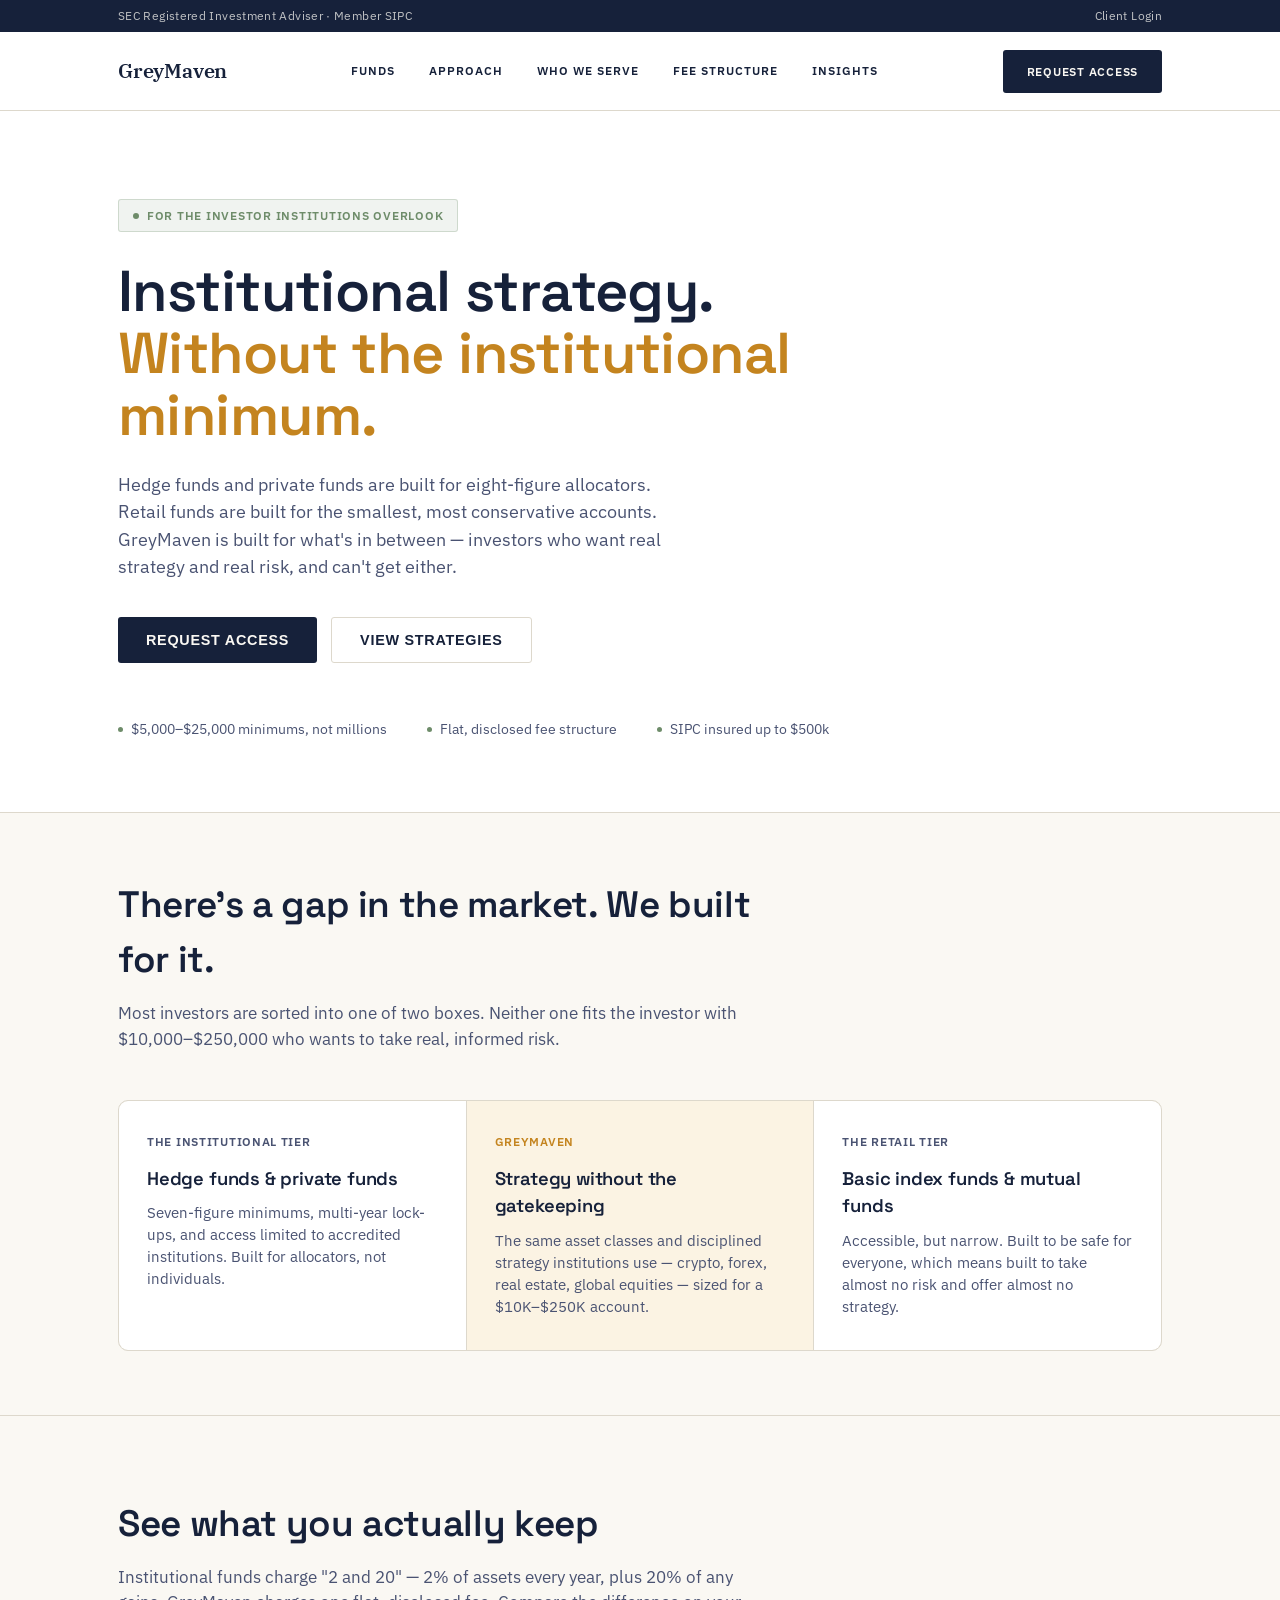
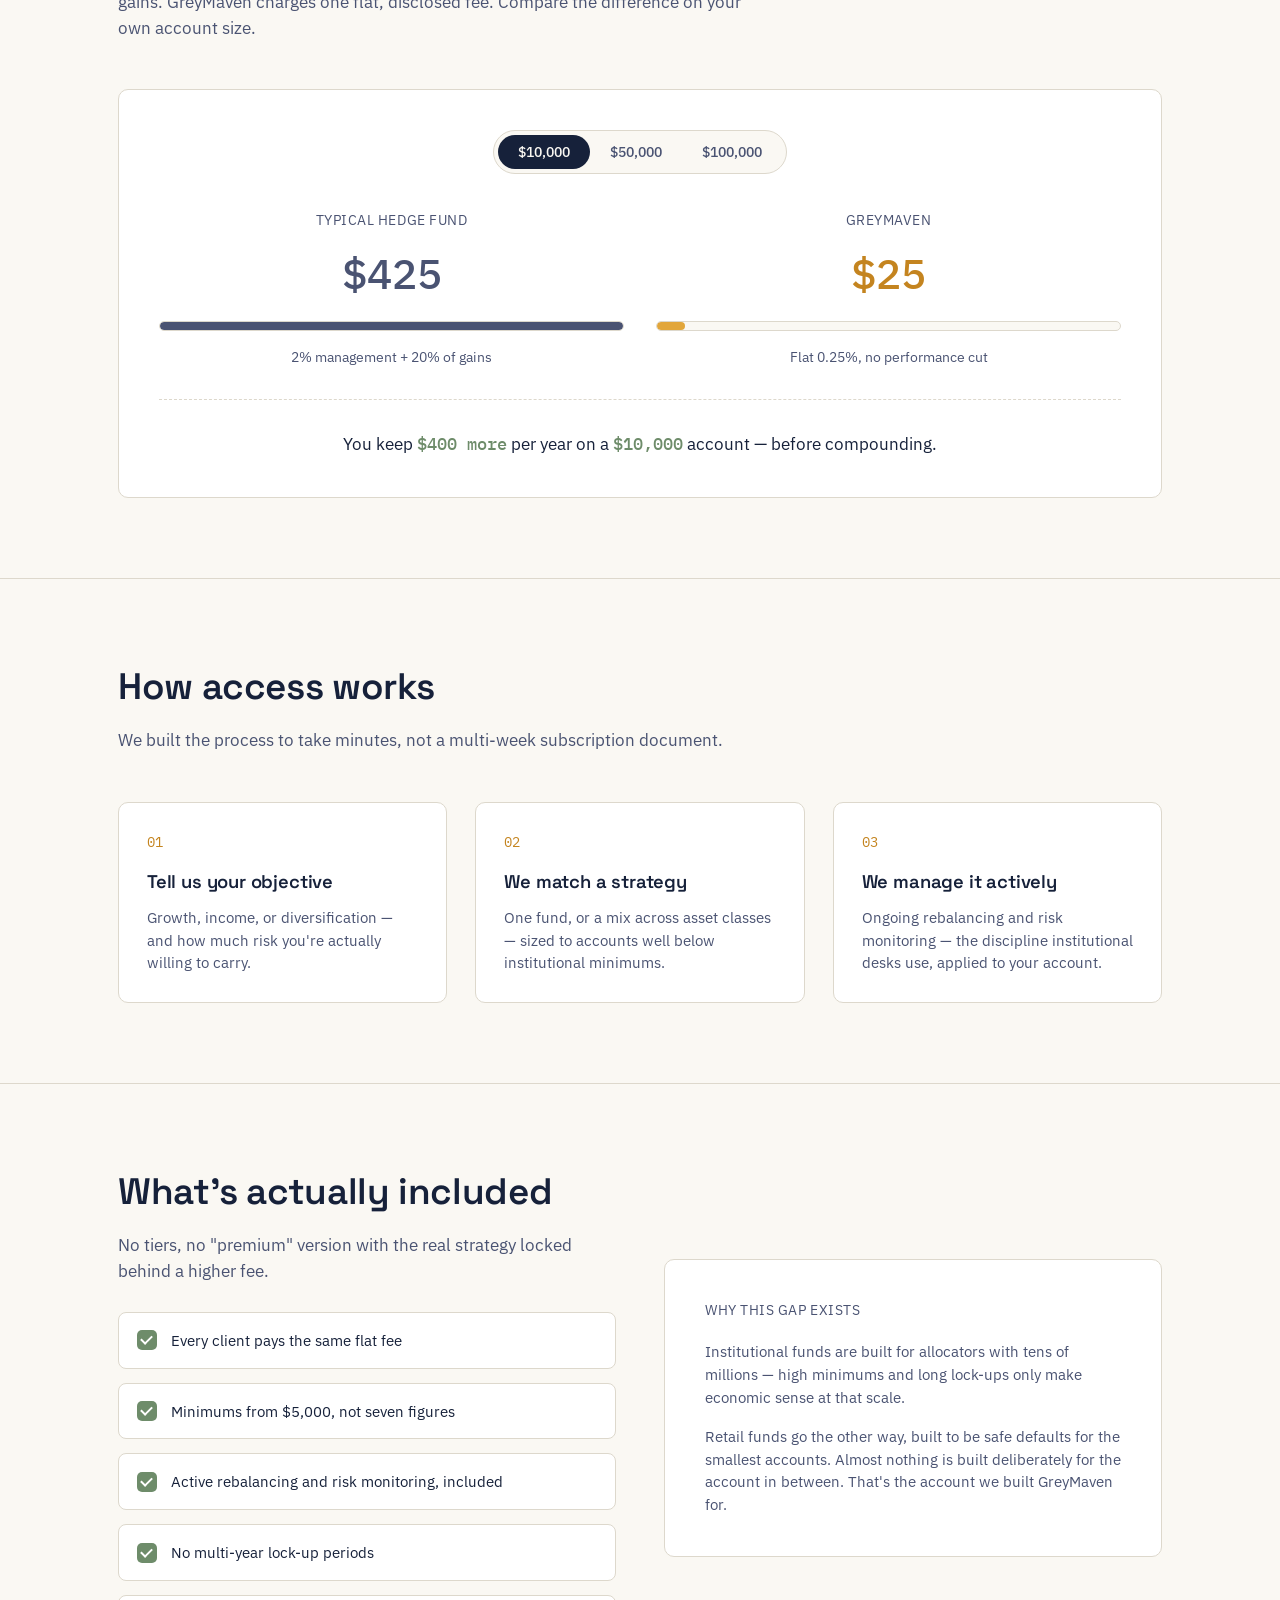
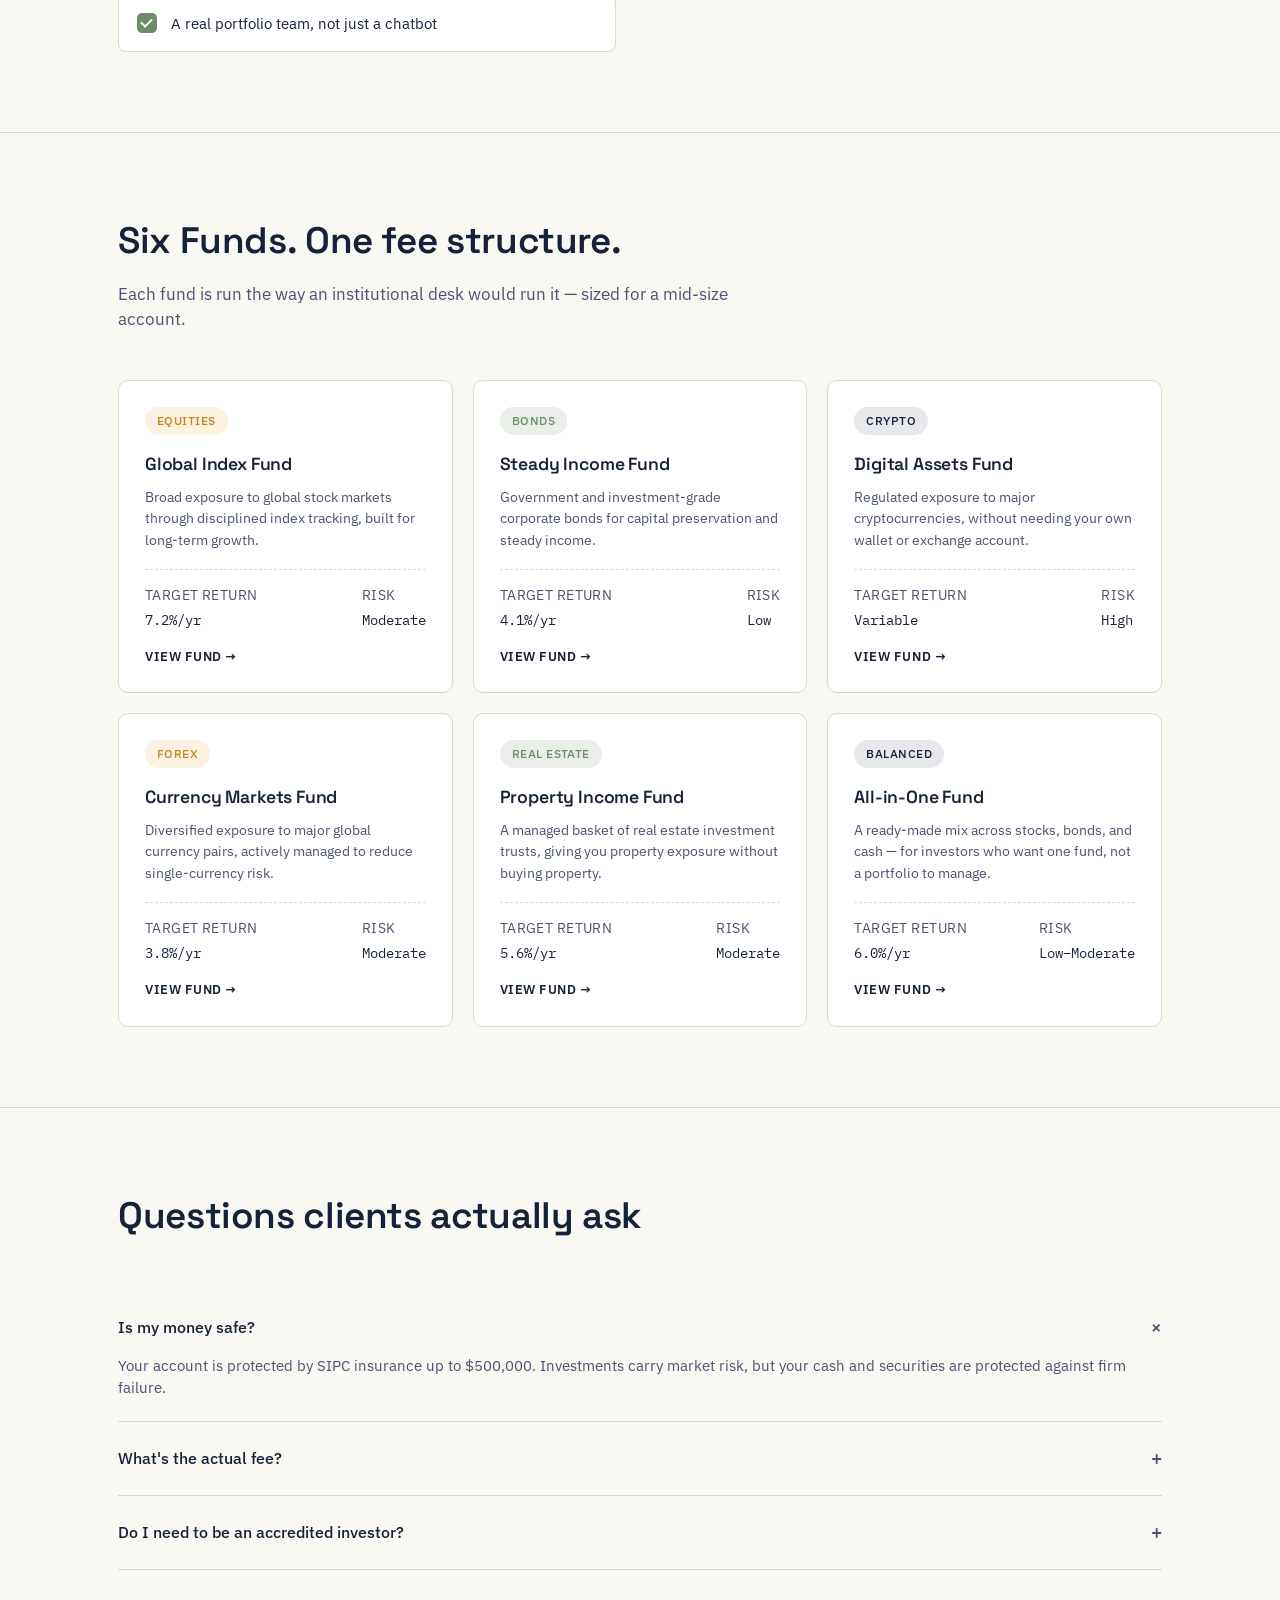
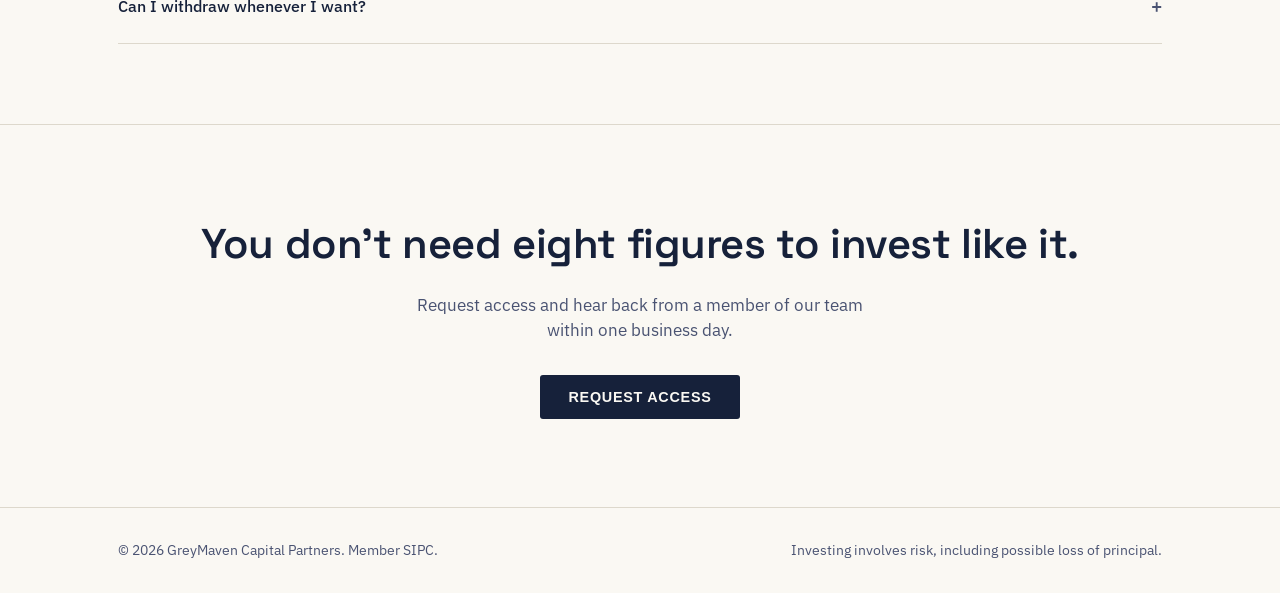
<file: index.html>
<!DOCTYPE html>
<html lang="en">
<head>
<meta charset="UTF-8">
<meta name="viewport" content="width=device-width, initial-scale=1.0">
<link rel="icon" type="image/x-icon" href="/images/logo.ico">
<link rel="icon" href="/images/logo.ico" sizes="any">
<link rel="apple-touch-icon" href="/images/logo.ico">
<title>GreyMaven — Institutional-grade strategies for the investor in between</title>
<link rel="preconnect" href="https://fonts.googleapis.com">
<link href="https://fonts.googleapis.com/css2?family=Space+Grotesk:wght@400;500;600;700&family=IBM+Plex+Sans:wght@400;500;600&family=IBM+Plex+Serif:wght@500;600&family=IBM+Plex+Mono:wght@400;500&display=swap" rel="stylesheet">
<link rel="stylesheet" href="css/style.css">
</head>
<body>

<div class="top-bar">
  <div class="wrap">
    <span>SEC Registered Investment Adviser · Member SIPC</span>
    <a href="/">Client Login</a>
   
  </div>
</div>

<header>
  <nav class="wrap">
    <div class="logo">
      
      <a class="logo-name" href="/">GreyMaven</a>

      
    </div>
    <div class="nav-links">
      <a href="/#strategies">Funds</a>
      <a href="/#approach">Approach</a>
      <a href="/#positioning">Who We Serve</a>
      <a href="/#fees">Fee Structure</a>
      <a href="/#faq">Insights</a>
    </div>
    <a href="/contact-us" class="nav-cta">Request Access</a>
  </nav>
</header>

<section class="hero">
  <div class="wrap">
    <div class="eyebrow">For the investor institutions overlook</div>
    <h1>Institutional strategy. <em>Without the institutional minimum.</em></h1>
    <p class="sub">Hedge funds and private funds are built for eight-figure allocators. Retail funds are built for the smallest, most conservative accounts. GreyMaven is built for what's in between — investors who want real strategy and real risk, and can't get either.</p>
    <div class="hero-ctas">
      <button class="btn-primary">Request Access</button>
      <button class="btn-secondary">View Strategies</button>
    </div>
    <div class="trust-row">
      <span><span class="dot"></span>$5,000–$25,000 minimums, not millions</span>
      <span><span class="dot"></span>Flat, disclosed fee structure</span>
      <span><span class="dot"></span>SIPC insured up to $500k</span>
    </div>
  </div>
</section>

<section class="gap-section" id="positioning">
  <div class="wrap">
    <div class="section-head">
      <h2>There's a gap in the market. We built for it.</h2>
      <p>Most investors are sorted into one of two boxes. Neither one fits the investor with $10,000–$250,000 who wants to take real, informed risk.</p>
    </div>
    <div class="gap-grid">
      <div class="gap-col">
        <div class="gap-col-label">The Institutional Tier</div>
        <h3>Hedge funds &amp; private funds</h3>
        <p>Seven-figure minimums, multi-year lock-ups, and access limited to accredited institutions. Built for allocators, not individuals.</p>
      </div>
      <div class="gap-col us">
        <div class="gap-col-label">GreyMaven</div>
        <h3>Strategy without the gatekeeping</h3>
        <p>The same asset classes and disciplined strategy institutions use — crypto, forex, real estate, global equities — sized for a $10K–$250K account.</p>
      </div>
      <div class="gap-col">
        <div class="gap-col-label">The Retail Tier</div>
        <h3>Basic index funds &amp; mutual funds</h3>
        <p>Accessible, but narrow. Built to be safe for everyone, which means built to take almost no risk and offer almost no strategy.</p>
      </div>
    </div>
  </div>
</section>

<section class="fee-section" id="fees">
  <div class="wrap">
    <div class="section-head">
      <h2>See what you actually keep</h2>
      <p>Institutional funds charge "2 and 20" — 2% of assets every year, plus 20% of any gains. GreyMaven charges one flat, disclosed fee. Compare the difference on your own account size.</p>
    </div>

    <div class="fee-card">
      <div class="fee-toggle">
        <div class="fee-toggle-inner">
          <button class="fee-btn active" data-amount="10000">$10,000</button>
          <button class="fee-btn" data-amount="50000">$50,000</button>
          <button class="fee-btn" data-amount="100000">$100,000</button>
        </div>
      </div>

      <div class="fee-compare">
        <div class="fee-col them">
          <div class="fee-col-label">Typical Hedge Fund</div>
          <div class="fee-amount mono" id="them-amount">$425</div>
          <div class="fee-bar-track"><div class="fee-bar-fill" id="them-bar" style="width: 100%;"></div></div>
          <div class="fee-note">2% management + 20% of gains</div>
        </div>
        <div class="fee-col us">
          <div class="fee-col-label">GreyMaven</div>
          <div class="fee-amount mono" id="us-amount">$25</div>
          <div class="fee-bar-track"><div class="fee-bar-fill" id="us-bar" style="width: 6%;"></div></div>
          <div class="fee-note">Flat 0.25%, no performance cut</div>
        </div>
      </div>

      <div class="fee-result">
        You keep <span class="mono" id="savings">$400 more</span> per year on a <span class="mono" id="base-amount">$10,000</span> account — before compounding.
      </div>
    </div>
  </div>
</section>

<section class="how-section" id="approach">
  <div class="wrap">
    <div class="section-head">
      <h2>How access works</h2>
      <p>We built the process to take minutes, not a multi-week subscription document.</p>
    </div>
    <div class="steps">
      <div class="step">
        <span class="step-num">01</span>
        <h3>Tell us your objective</h3>
        <p>Growth, income, or diversification — and how much risk you're actually willing to carry.</p>
      </div>
      <div class="step">
        <span class="step-num">02</span>
        <h3>We match a strategy</h3>
        <p>One fund, or a mix across asset classes — sized to accounts well below institutional minimums.</p>
      </div>
      <div class="step">
        <span class="step-num">03</span>
        <h3>We manage it actively</h3>
        <p>Ongoing rebalancing and risk monitoring — the discipline institutional desks use, applied to your account.</p>
      </div>
    </div>
  </div>
</section>

<section class="snapshot-section" id="plans">
  <div class="wrap snapshot-grid">
    <div>
      <div class="section-head" style="margin-bottom: 28px;">
        <h2>What's actually included</h2>
        <p>No tiers, no "premium" version with the real strategy locked behind a higher fee.</p>
      </div>
      <div class="plan-list">
        <div class="plan-item"><span class="plan-check"></span><span>Every client pays the same flat fee</span></div>
        <div class="plan-item"><span class="plan-check"></span><span>Minimums from $5,000, not seven figures</span></div>
        <div class="plan-item"><span class="plan-check"></span><span>Active rebalancing and risk monitoring, included</span></div>
        <div class="plan-item"><span class="plan-check"></span><span>No multi-year lock-up periods</span></div>
        <div class="plan-item"><span class="plan-check"></span><span>A real portfolio team, not just a chatbot</span></div>
      </div>
    </div>
    <div class="fee-card" style="text-align: left;">
      <div class="fee-col-label" style="margin-bottom: 20px;">Why this gap exists</div>
      <p style="color: var(--ink-soft); font-size: 0.95rem; margin-bottom: 16px;">Institutional funds are built for allocators with tens of millions — high minimums and long lock-ups only make economic sense at that scale.</p>
      <p style="color: var(--ink-soft); font-size: 0.95rem;">Retail funds go the other way, built to be safe defaults for the smallest accounts. Almost nothing is built deliberately for the account in between. That's the account we built GreyMaven for.</p>
    </div>
  </div>
</section>

  

<section class="funds-section" id="strategies">
  <div class="wrap">
    <div class="section-head">
      <h2>Six Funds. One fee structure.</h2>
      <p>Each fund is run the way an institutional desk would run it — sized for a mid-size account.</p>
    </div>
    <div class="funds-grid">
      
      <a href="global-index-fund" class="fund-card">
        <div class="fund-tag equities">Equities</div>
        <h3>Global Index Fund</h3>
        <p>Broad exposure to global stock markets through disciplined index tracking, built for long-term growth.</p>
        <div class="fund-meta">
          <span><span class="fund-meta-label">Target return</span><span class="mono">7.2%/yr</span></span>
          <span><span class="fund-meta-label">Risk</span><span class="mono">Moderate</span></span>
        </div>
        <span class="fund-link">View fund</span>
      </a>
      
      <a href="steady-income-fund" class="fund-card">
        <div class="fund-tag bonds">Bonds</div>
        <h3>Steady Income Fund</h3>
        <p>Government and investment-grade corporate bonds for capital preservation and steady income.</p>
        <div class="fund-meta">
          <span><span class="fund-meta-label">Target return</span><span class="mono">4.1%/yr</span></span>
          <span><span class="fund-meta-label">Risk</span><span class="mono">Low</span></span>
        </div>
        <span class="fund-link">View fund</span>
      </a>
      
      <a href="digital-assets-fund" class="fund-card">
        <div class="fund-tag crypto">Crypto</div>
        <h3>Digital Assets Fund</h3>
        <p>Regulated exposure to major cryptocurrencies, without needing your own wallet or exchange account.</p>
        <div class="fund-meta">
          <span><span class="fund-meta-label">Target return</span><span class="mono">Variable</span></span>
          <span><span class="fund-meta-label">Risk</span><span class="mono">High</span></span>
        </div>
        <span class="fund-link">View fund</span>
      </a>
      
      <a href="currency-markets-fund" class="fund-card">
        <div class="fund-tag forex">Forex</div>
        <h3>Currency Markets Fund</h3>
        <p>Diversified exposure to major global currency pairs, actively managed to reduce single-currency risk.</p>
        <div class="fund-meta">
          <span><span class="fund-meta-label">Target return</span><span class="mono">3.8%/yr</span></span>
          <span><span class="fund-meta-label">Risk</span><span class="mono">Moderate</span></span>
        </div>
        <span class="fund-link">View fund</span>
      </a>
      
      <a href="property-income-fund" class="fund-card">
        <div class="fund-tag reit">Real Estate</div>
        <h3>Property Income Fund</h3>
        <p>A managed basket of real estate investment trusts, giving you property exposure without buying property.</p>
        <div class="fund-meta">
          <span><span class="fund-meta-label">Target return</span><span class="mono">5.6%/yr</span></span>
          <span><span class="fund-meta-label">Risk</span><span class="mono">Moderate</span></span>
        </div>
        <span class="fund-link">View fund</span>
      </a>
      
      <a href="all-in-one-fund" class="fund-card">
        <div class="fund-tag balanced">Balanced</div>
        <h3>All-in-One Fund</h3>
        <p>A ready-made mix across stocks, bonds, and cash — for investors who want one fund, not a portfolio to manage.</p>
        <div class="fund-meta">
          <span><span class="fund-meta-label">Target return</span><span class="mono">6.0%/yr</span></span>
          <span><span class="fund-meta-label">Risk</span><span class="mono">Low–Moderate</span></span>
        </div>
        <span class="fund-link">View fund</span>
      </a>
      
    </div>
  </div>
</section>

<section class="faq-section" id="faq">
  <div class="wrap">
    <div class="section-head">
      <h2>Questions clients actually ask</h2>
    </div>
    <div class="faq-list">
      <div class="faq-item open">
        <div class="faq-q"><span>Is my money safe?</span><span class="icon">+</span></div>
        <div class="faq-a">Your account is protected by SIPC insurance up to $500,000. Investments carry market risk, but your cash and securities are protected against firm failure.</div>
      </div>
      <div class="faq-item">
        <div class="faq-q"><span>What's the actual fee?</span><span class="icon">+</span></div>
        <div class="faq-a">A flat 0.25% per year on your account balance. No performance fee, no trading commissions, no account maintenance charges.</div>
      </div>
      <div class="faq-item">
        <div class="faq-q"><span>Do I need to be an accredited investor?</span><span class="icon">+</span></div>
        <div class="faq-a">No. Our funds are registered and open to any investor who meets the fund-specific minimum — most of which start well below what accredited-only vehicles require.</div>
      </div>
      <div class="faq-item">
        <div class="faq-q"><span>Can I withdraw whenever I want?</span><span class="icon">+</span></div>
        <div class="faq-a">Yes. There's no multi-year lock-up. Withdrawals typically settle within three business days.</div>
      </div>
    </div>
  </div>
</section>

<section class="cta-section">
  <div class="wrap">
    <h2>You don't need eight figures to invest like it.</h2>
    <p>Request access and hear back from a member of our team within one business day.</p>
    <button class="btn-primary">Request Access</button>
  </div>
</section>

<footer>
  <div class="wrap footer-inner">
    <span>© 2026 GreyMaven Capital Partners. Member SIPC.</span>
    <span>Investing involves risk, including possible loss of principal.</span>
  </div>
</footer>

<script>
  const feeData = {
    10000: { them: 425, us: 25 },
    50000: { them: 2125, us: 125 },
    100000: { them: 4250, us: 250 }
  };

  document.querySelectorAll('.fee-btn').forEach(btn => {
    btn.addEventListener('click', () => {
      document.querySelectorAll('.fee-btn').forEach(b => b.classList.remove('active'));
      btn.classList.add('active');
      const amount = btn.dataset.amount;
      const data = feeData[amount];
      document.getElementById('them-amount').textContent = '$' + data.them.toLocaleString();
      document.getElementById('us-amount').textContent = '$' + data.us.toLocaleString();
      document.getElementById('base-amount').textContent = '$' + Number(amount).toLocaleString();
      const savings = data.them - data.us;
      document.getElementById('savings').textContent = '$' + savings.toLocaleString() + ' more';
      document.getElementById('them-bar').style.width = '100%';
      document.getElementById('us-bar').style.width = Math.max(4, (data.us / data.them) * 100) + '%';
    });
  });

  document.querySelectorAll('.faq-q').forEach(q => {
    q.addEventListener('click', () => {
      const item = q.parentElement;
      const wasOpen = item.classList.contains('open');
      document.querySelectorAll('.faq-item').forEach(i => i.classList.remove('open'));
      if (!wasOpen) item.classList.add('open');
    });
  });
</script>

</body>
</html>
</file>
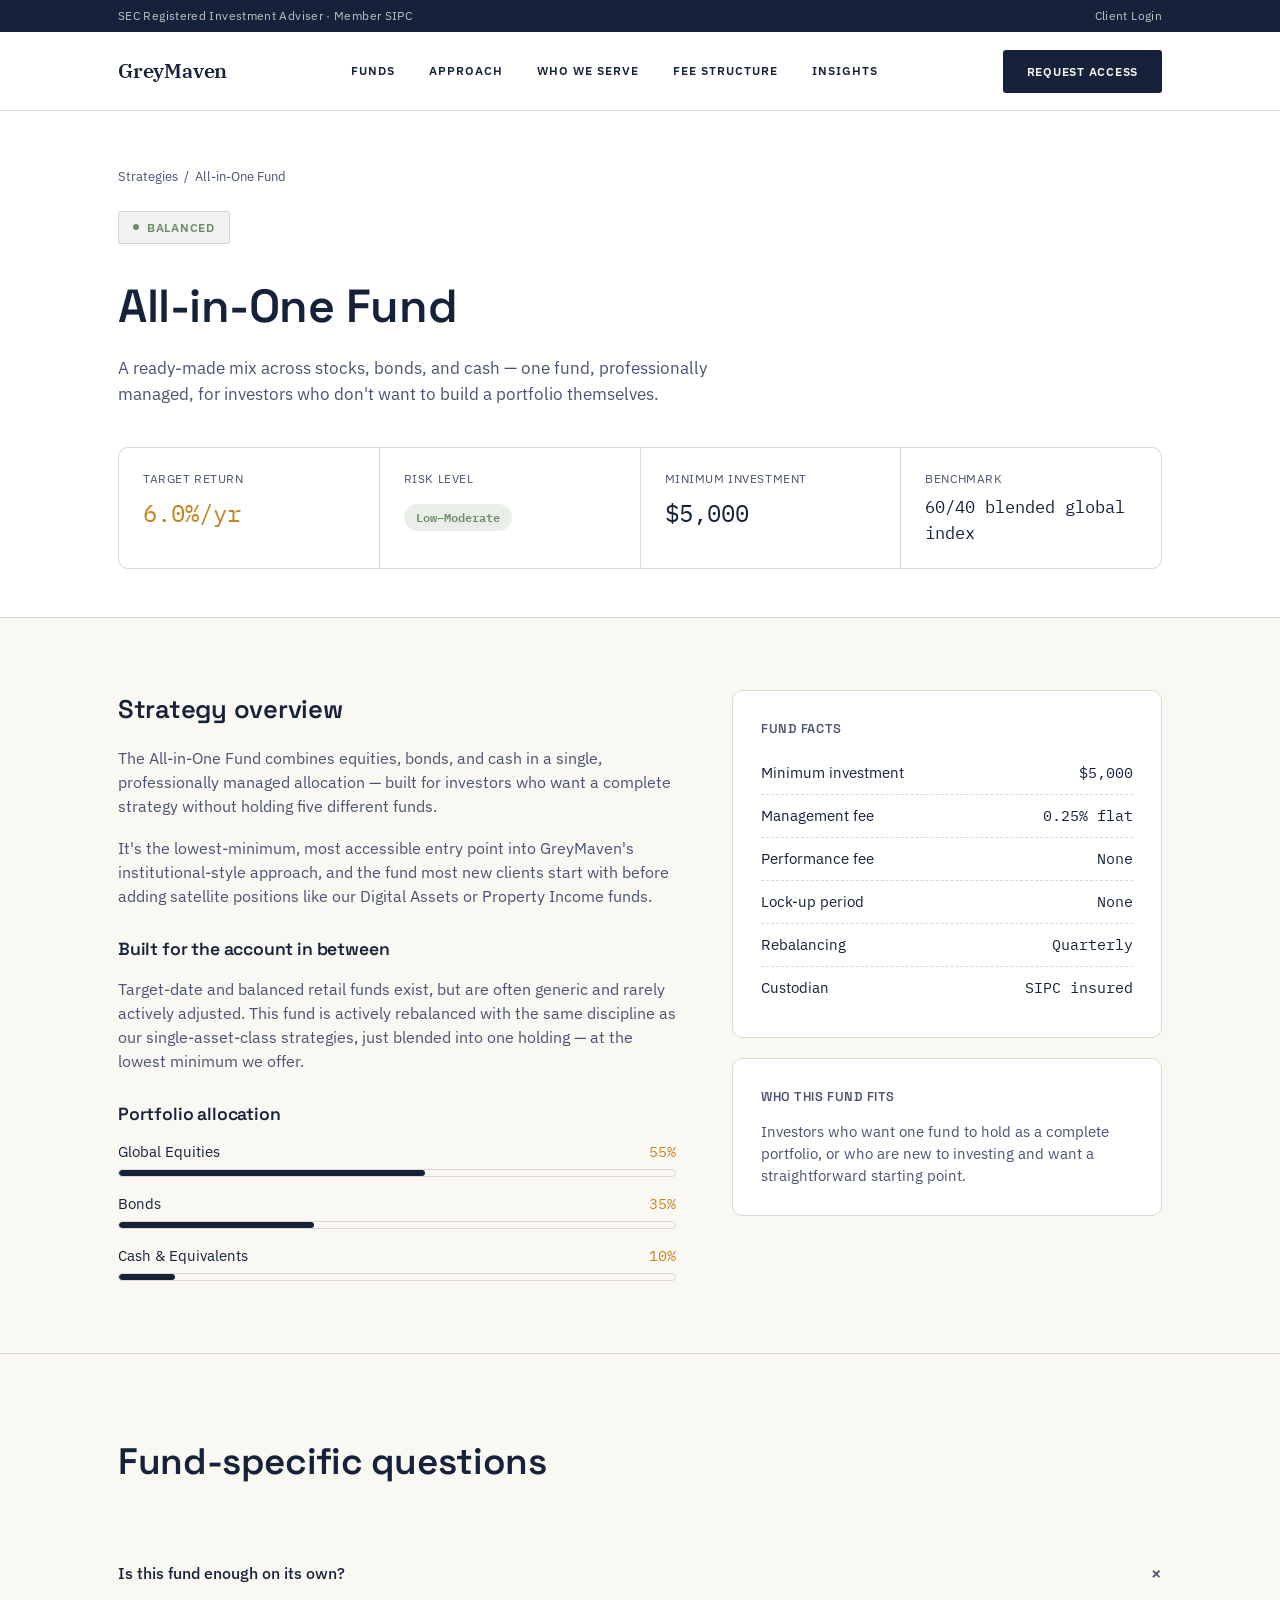
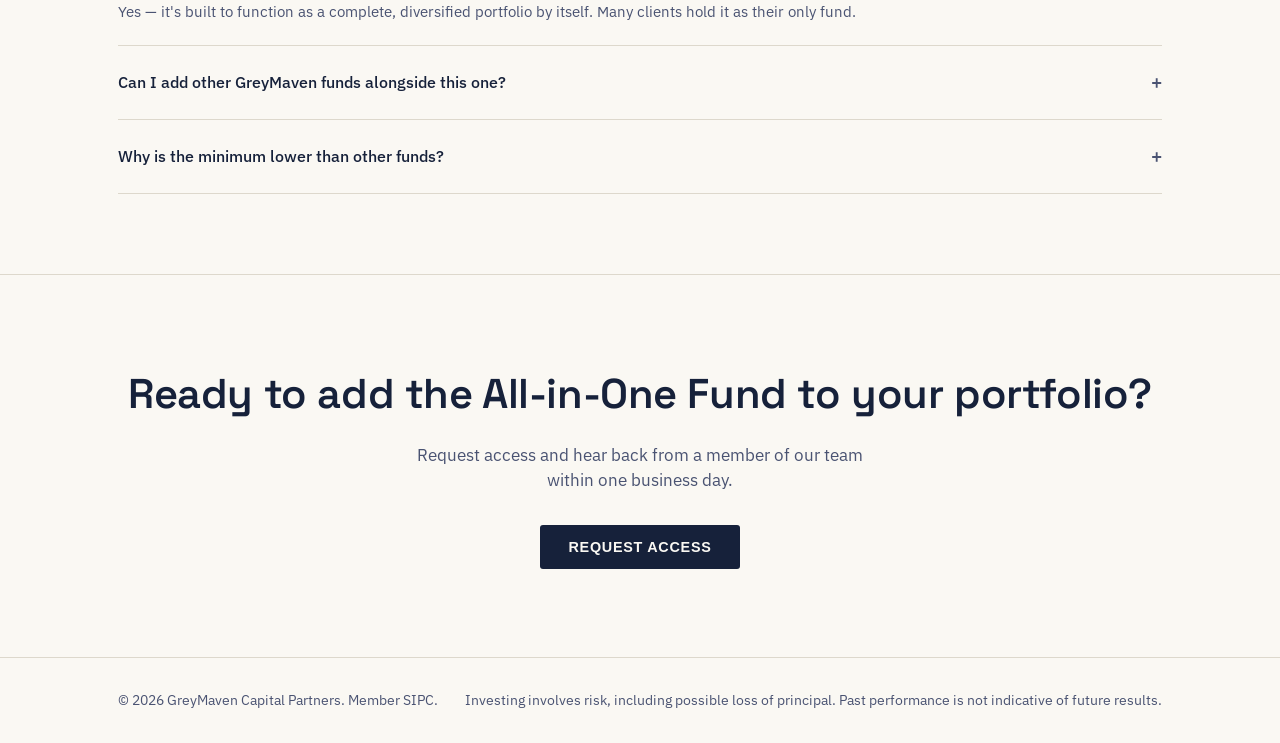
<file: all-in-one-fund/index.html>
<!DOCTYPE html>
<html lang="en">
<head>
<meta charset="UTF-8">
<meta name="viewport" content="width=device-width, initial-scale=1.0">
<title>All-in-One Fund — GreyMaven Capital Partners</title>
<link rel="preconnect" href="https://fonts.googleapis.com">
<link href="https://fonts.googleapis.com/css2?family=Space+Grotesk:wght@400;500;600;700&family=IBM+Plex+Sans:wght@400;500;600&family=IBM+Plex+Serif:wght@500;600&family=IBM+Plex+Mono:wght@400;500&display=swap" rel="stylesheet">
<link rel="stylesheet" href="/css/style.css">
</head>
<body>

<div class="top-bar">
  <div class="wrap">
    <span>SEC Registered Investment Adviser · Member SIPC</span>
    <span>Client Login</span>
  </div>
</div>

<header>
  <nav class="wrap">
    <div class="logo">
      
      <a class="logo-name" href="/">GreyMaven</a>

      
    </div>
    <div class="nav-links">
      <a href="/#strategies">Funds</a>
      <a href="/#approach">Approach</a>
      <a href="/#positioning">Who We Serve</a>
      <a href="/#fees">Fee Structure</a>
      <a href="/#faq">Insights</a>
    </div>
    <a href="/contact-us" class="nav-cta">Request Access</a>
  </nav>
</header>

<section class="fund-hero">
  <div class="wrap">
    <div class="breadcrumb"><a href="index.html">Strategies</a> &nbsp;/&nbsp; All-in-One Fund</div>
    <div class="fund-hero-top">
      <div>
        <div class="eyebrow">Balanced</div>
        <h1>All-in-One Fund</h1>
        <p class="sub">A ready-made mix across stocks, bonds, and cash — one fund, professionally managed, for investors who don't want to build a portfolio themselves.</p>
      </div>
    </div>
    <div class="stat-grid">
      <div class="stat-cell highlight">
        <div class="stat-label">Target Return</div>
        <div class="stat-value">6.0%/yr</div>
      </div>
      <div class="stat-cell">
        <div class="stat-label">Risk Level</div>
        <div class="stat-value"><span class="risk-badge risk-low">Low–Moderate</span></div>
      </div>
      <div class="stat-cell">
        <div class="stat-label">Minimum Investment</div>
        <div class="stat-value">$5,000</div>
      </div>
      <div class="stat-cell">
        <div class="stat-label">Benchmark</div>
        <div class="stat-value" style="font-size: 1.05rem;">60/40 blended global index</div>
      </div>
    </div>
  </div>
</section>

<section class="fund-body">
  <div class="wrap fund-body-grid">
    <div class="fund-body-text">
      <h2>Strategy overview</h2>
      <p>The All-in-One Fund combines equities, bonds, and cash in a single, professionally managed allocation — built for investors who want a complete strategy without holding five different funds.</p>
      <p>It's the lowest-minimum, most accessible entry point into GreyMaven's institutional-style approach, and the fund most new clients start with before adding satellite positions like our Digital Assets or Property Income funds.</p>
      <h3>Built for the account in between</h3>
      <p>Target-date and balanced retail funds exist, but are often generic and rarely actively adjusted. This fund is actively rebalanced with the same discipline as our single-asset-class strategies, just blended into one holding — at the lowest minimum we offer.</p>

      <h3>Portfolio allocation</h3>
      <div class="allocation-list">
        <div class="allocation-item">
          <div class="allocation-top"><span>Global Equities</span><span class="pct mono">55%</span></div>
          <div class="allocation-bar-track"><div class="allocation-bar-fill" style="width:55%;"></div></div>
        </div>
        <div class="allocation-item">
          <div class="allocation-top"><span>Bonds</span><span class="pct mono">35%</span></div>
          <div class="allocation-bar-track"><div class="allocation-bar-fill" style="width:35%;"></div></div>
        </div>
        <div class="allocation-item">
          <div class="allocation-top"><span>Cash &amp; Equivalents</span><span class="pct mono">10%</span></div>
          <div class="allocation-bar-track"><div class="allocation-bar-fill" style="width:10%;"></div></div>
        </div>
      </div>
    </div>

    <div>
      <div class="side-card">
        <h3>Fund Facts</h3>
        <div class="side-row"><span>Minimum investment</span><span class="val">$5,000</span></div>
        <div class="side-row"><span>Management fee</span><span class="val">0.25% flat</span></div>
        <div class="side-row"><span>Performance fee</span><span class="val">None</span></div>
        <div class="side-row"><span>Lock-up period</span><span class="val">None</span></div>
        <div class="side-row"><span>Rebalancing</span><span class="val">Quarterly</span></div>
        <div class="side-row"><span>Custodian</span><span class="val">SIPC insured</span></div>
      </div>
      <div class="side-card">
        <h3>Who this fund fits</h3>
        <p style="font-size: 0.92rem; color: var(--ink-soft);">Investors who want one fund to hold as a complete portfolio, or who are new to investing and want a straightforward starting point.</p>
      </div>
    </div>
  </div>
</section>

<section class="faq-section">
  <div class="wrap">
    <div class="section-head">
      <h2>Fund-specific questions</h2>
    </div>
    <div class="faq-list">
      <div class="faq-item open">
        <div class="faq-q"><span>Is this fund enough on its own?</span><span class="icon">+</span></div>
        <div class="faq-a">Yes — it's built to function as a complete, diversified portfolio by itself. Many clients hold it as their only fund.</div>
      </div>
      <div class="faq-item">
        <div class="faq-q"><span>Can I add other GreyMaven funds alongside this one?</span><span class="icon">+</span></div>
        <div class="faq-a">Yes. Many clients start here, then add a satellite position like the Digital Assets or Property Income Fund as their account grows.</div>
      </div>
      <div class="faq-item">
        <div class="faq-q"><span>Why is the minimum lower than other funds?</span><span class="icon">+</span></div>
        <div class="faq-a">It's designed as the accessible entry point into GreyMaven's approach, so we set the lowest minimum across our fund lineup.</div>
      </div>
    </div>
  </div>
</section>

<section class="cta-section">
  <div class="wrap">
    <h2>Ready to add the All-in-One Fund to your portfolio?</h2>
    <p>Request access and hear back from a member of our team within one business day.</p>
    <button class="btn-primary">Request Access</button>
  </div>
</section>

<footer>
  <div class="wrap footer-inner">
    <span>© 2026 GreyMaven Capital Partners. Member SIPC.</span>
    <span>Investing involves risk, including possible loss of principal. Past performance is not indicative of future results.</span>
  </div>
</footer>

<script>
  document.querySelectorAll('.faq-q').forEach(q => {
    q.addEventListener('click', () => {
      const item = q.parentElement;
      const wasOpen = item.classList.contains('open');
      document.querySelectorAll('.faq-item').forEach(i => i.classList.remove('open'));
      if (!wasOpen) item.classList.add('open');
    });
  });
</script>

</body>
</html>
</file>
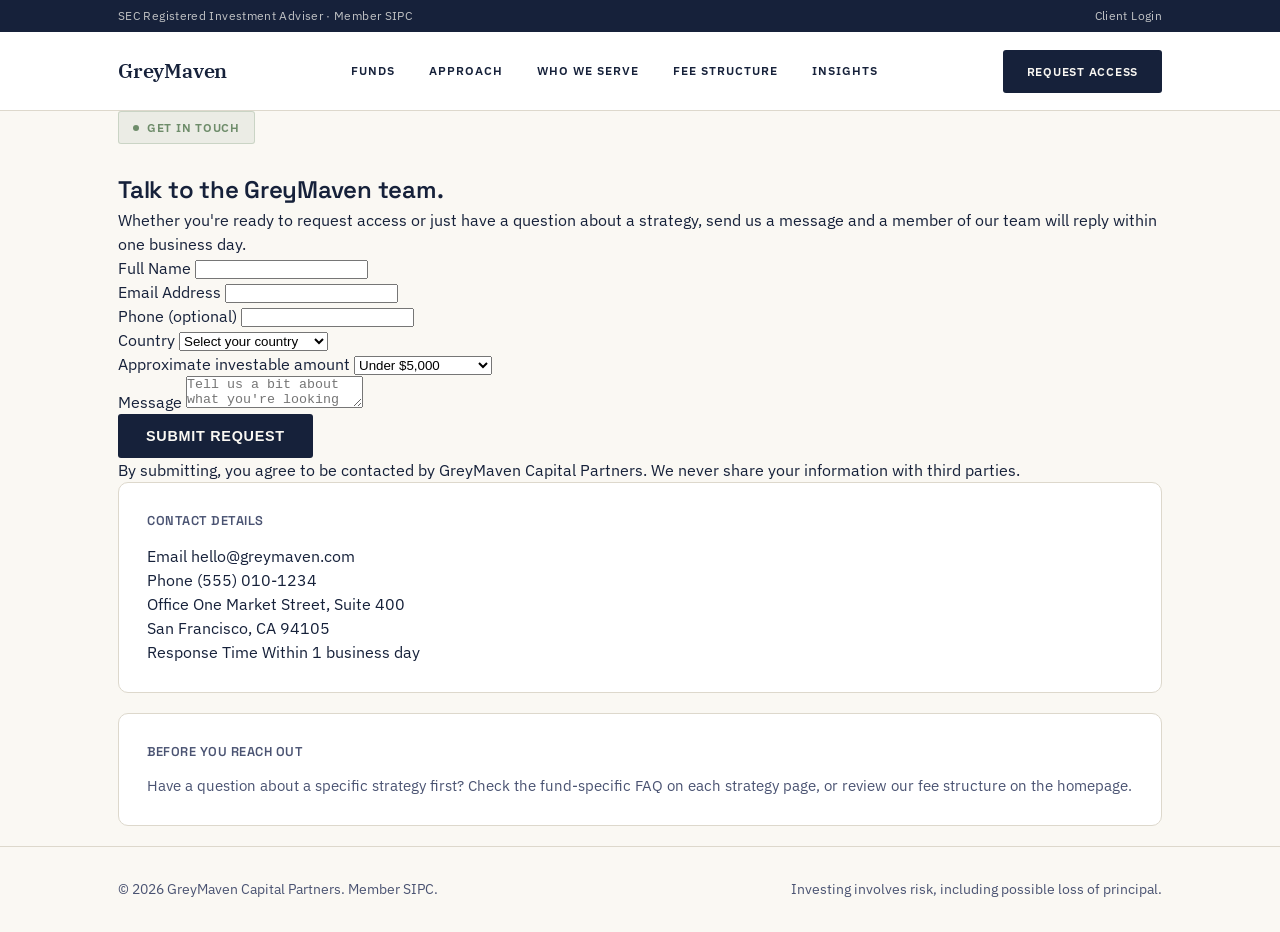
<file: contact-us/index.html>
<!DOCTYPE html>
<html lang="en">
<head>
<meta charset="UTF-8">
<meta name="viewport" content="width=device-width, initial-scale=1.0">
<title>Contact Us | GreyMaven Capital Partners</title>
<meta name="description" content="Request access or ask a question. Hear back from a member of the GreyMaven team within one business day.">
<link rel="canonical" href="https://www.greymaven.com/contact-us">
<meta property="og:title" content="Contact Us | GreyMaven Capital Partners">
<meta property="og:description" content="Request access or ask a question. Hear back from a member of the GreyMaven team within one business day.">
<meta property="og:type" content="website">
<meta property="og:url" content="https://www.greymaven.com/contact-us">
<meta name="robots" content="index, follow">
<link rel="preconnect" href="https://fonts.googleapis.com">
<link href="https://fonts.googleapis.com/css2?family=Space+Grotesk:wght@400;500;600;700&family=IBM+Plex+Sans:wght@400;500;600&family=IBM+Plex+Serif:wght@500;600&family=IBM+Plex+Mono:wght@400;500&display=swap" rel="stylesheet">
<link rel="stylesheet" href="/css/style.css">

</head>
<body>

<div class="top-bar">
  <div class="wrap">
    <span>SEC Registered Investment Adviser &middot; Member SIPC</span>
    <span>Client Login</span>
  </div>
</div>

<header>
  <nav class="wrap">
    <div class="logo">
      
      <a class="logo-name" href="/">GreyMaven</a>
    </div>
    <div class="nav-links">
      <a href="/#strategies">Funds</a>
      <a href="/#approach">Approach</a>
      <a href="/#positioning">Who We Serve</a>
      <a href="/#fees">Fee Structure</a>
      <a href="/#faq">Insights</a>
    </div>
    <a href="/contact-us" class="nav-cta">Request Access</a>
  </nav>
</header>

<section class="contact-hero">
  <div class="wrap">
    <div class="eyebrow">Get in touch</div>
    <h1>Talk to the GreyMaven team.</h1>
    <p class="sub">Whether you're ready to request access or just have a question about a strategy, send us a message and a member of our team will reply within one business day.</p>
  </div>
</section>

<section class="contact-section">
  <div class="wrap contact-grid">

    <div class="form-card">
      <div class="form-status" id="formStatus"></div>

      <form id="contactForm">
        <input type="hidden" name="access_key" value="YOUR_WEB3FORMS_ACCESS_KEY">
        <input type="hidden" name="subject" value="New contact request &mdash; GreyMaven website">
        <input type="checkbox" name="botcheck" style="display:none;">

        <div class="form-row two-col">
          <div>
            <label for="name">Full Name</label>
            <input type="text" id="name" name="name" required>
          </div>
          <div>
            <label for="email">Email Address</label>
            <input type="email" id="email" name="email" required>
          </div>
        </div>

        <div class="form-row two-col">
          <div>
            <label for="phone">Phone (optional)</label>
            <input type="tel" id="phone" name="phone">
          </div>
          <div>
            <label for="country">Country</label>
            <select id="country" name="country" required>
              <option value="">Select your country</option>
              <option value="United States">United States</option>
              <option value="United Kingdom">United Kingdom</option>
              <option value="Canada">Canada</option>
              <option value="Australia">Australia</option>
              <option value="New Zealand">New Zealand</option>
              <option value="Ireland">Ireland</option>
              <option value="India">India</option>
              <option value="Singapore">Singapore</option>
              <option value="United Arab Emirates">United Arab Emirates</option>
              <option value="Hong Kong">Hong Kong</option>
              <option value="Switzerland">Switzerland</option>
              <option value="Germany">Germany</option>
              <option value="France">France</option>
              <option value="Netherlands">Netherlands</option>
              <option value="Belgium">Belgium</option>
              <option value="Luxembourg">Luxembourg</option>
              <option value="Sweden">Sweden</option>
              <option value="Norway">Norway</option>
              <option value="Denmark">Denmark</option>
              <option value="Finland">Finland</option>
              <option value="Austria">Austria</option>
              <option value="Spain">Spain</option>
              <option value="Italy">Italy</option>
              <option value="Portugal">Portugal</option>
              <option value="Greece">Greece</option>
              <option value="Poland">Poland</option>
              <option value="Czech Republic">Czech Republic</option>
              <option value="Hungary">Hungary</option>
              <option value="Japan">Japan</option>
              <option value="South Korea">South Korea</option>
              <option value="China">China</option>
              <option value="Taiwan">Taiwan</option>
              <option value="Malaysia">Malaysia</option>
              <option value="Philippines">Philippines</option>
              <option value="Indonesia">Indonesia</option>
              <option value="Thailand">Thailand</option>
              <option value="Vietnam">Vietnam</option>
              <option value="Israel">Israel</option>
              <option value="Saudi Arabia">Saudi Arabia</option>
              <option value="Qatar">Qatar</option>
              <option value="Kuwait">Kuwait</option>
              <option value="Bahrain">Bahrain</option>
              <option value="Oman">Oman</option>
              <option value="South Africa">South Africa</option>
              <option value="Nigeria">Nigeria</option>
              <option value="Kenya">Kenya</option>
              <option value="Egypt">Egypt</option>
              <option value="Brazil">Brazil</option>
              <option value="Mexico">Mexico</option>
              <option value="Argentina">Argentina</option>
              <option value="Chile">Chile</option>
              <option value="Colombia">Colombia</option>
              <option value="Peru">Peru</option>
              <option value="Turkey">Turkey</option>
              <option value="Russia">Russia</option>
              <option value="Ukraine">Ukraine</option>
              <option value="Romania">Romania</option>
              <option value="Bulgaria">Bulgaria</option>
              <option value="Croatia">Croatia</option>
              <option value="Slovenia">Slovenia</option>
              <option value="Slovakia">Slovakia</option>
              <option value="Estonia">Estonia</option>
              <option value="Latvia">Latvia</option>
              <option value="Lithuania">Lithuania</option>
              <option value="Iceland">Iceland</option>
              <option value="Cyprus">Cyprus</option>
              <option value="Malta">Malta</option>
              <option value="Pakistan">Pakistan</option>
              <option value="Bangladesh">Bangladesh</option>
              <option value="Sri Lanka">Sri Lanka</option>
              <option value="Nepal">Nepal</option>
              <option value="Other">Other</option>
            </select>
          </div>
        </div>

        <div class="form-row">
          <label for="investable">Approximate investable amount</label>
          <select id="investable" name="investable">
            <option value="Under $5,000">Under $5,000</option>
            <option value="$5,000-$25,000">$5,000-$25,000</option>
            <option value="$25,000-$100,000">$25,000-$100,000</option>
            <option value="$100,000-$250,000">$100,000-$250,000</option>
            <option value="Over $250,000">Over $250,000</option>
          </select>
        </div>

        <div class="form-row">
          <label for="message">Message</label>
          <textarea id="message" name="message" placeholder="Tell us a bit about what you're looking for..." required></textarea>
        </div>

        <button type="submit" class="btn-primary form-submit" id="submitBtn">Submit Request</button>
        <p class="form-note">By submitting, you agree to be contacted by GreyMaven Capital Partners. We never share your information with third parties.</p>
      </form>
    </div>

    <div>
      <div class="side-card">
        <h3>Contact Details</h3>
        <div class="contact-info-item">
          <span class="contact-info-label">Email</span>
          <span class="contact-info-value"><a href="mailto:hello@greymaven.com">hello@greymaven.com</a></span>
        </div>
        <div class="contact-info-item">
          <span class="contact-info-label">Phone</span>
          <span class="contact-info-value">(555) 010-1234</span>
        </div>
        <div class="contact-info-item">
          <span class="contact-info-label">Office</span>
          <span class="contact-info-value">One Market Street, Suite 400<br>San Francisco, CA 94105</span>
        </div>
        <div class="contact-info-item">
          <span class="contact-info-label">Response Time</span>
          <span class="contact-info-value">Within 1 business day</span>
        </div>
      </div>
      <div class="side-card">
        <h3>Before You Reach Out</h3>
        <p style="font-size: 0.92rem; color: var(--ink-soft);">Have a question about a specific strategy first? Check the fund-specific FAQ on each strategy page, or review our fee structure on the homepage.</p>
      </div>
    </div>

  </div>
</section>

<footer>
  <div class="wrap footer-inner">
    <span>&copy; 2026 GreyMaven Capital Partners. Member SIPC.</span>
    <span>Investing involves risk, including possible loss of principal.</span>
  </div>
</footer>

<script>
  const form = document.getElementById('contactForm');
  const status = document.getElementById('formStatus');
  const submitBtn = document.getElementById('submitBtn');

  form.addEventListener('submit', async (e) => {
    e.preventDefault();
    submitBtn.textContent = 'Sending...';
    submitBtn.disabled = true;

    const formData = new FormData(form);
    const payload = Object.fromEntries(formData.entries());

    try {
      const response = await fetch('https://api.web3forms.com/submit', {
        method: 'POST',
        headers: { 'Content-Type': 'application/json', 'Accept': 'application/json' },
        body: JSON.stringify(payload)
      });

      const result = await response.json();

      if (result.success) {
        status.textContent = "Thank you \u2014 your request has been sent. We'll be in touch within one business day.";
        status.className = 'form-status success';
        form.reset();
      } else {
        status.textContent = "Something went wrong sending your message. Please email us directly at hello@greymaven.com.";
        status.className = 'form-status error';
      }
    } catch (err) {
      status.textContent = "Something went wrong sending your message. Please email us directly at hello@greymaven.com.";
      status.className = 'form-status error';
    }

    submitBtn.textContent = 'Submit Request';
    submitBtn.disabled = false;
    status.scrollIntoView({ behavior: 'smooth', block: 'center' });
  });
</script>

</body>
</html>
</file>
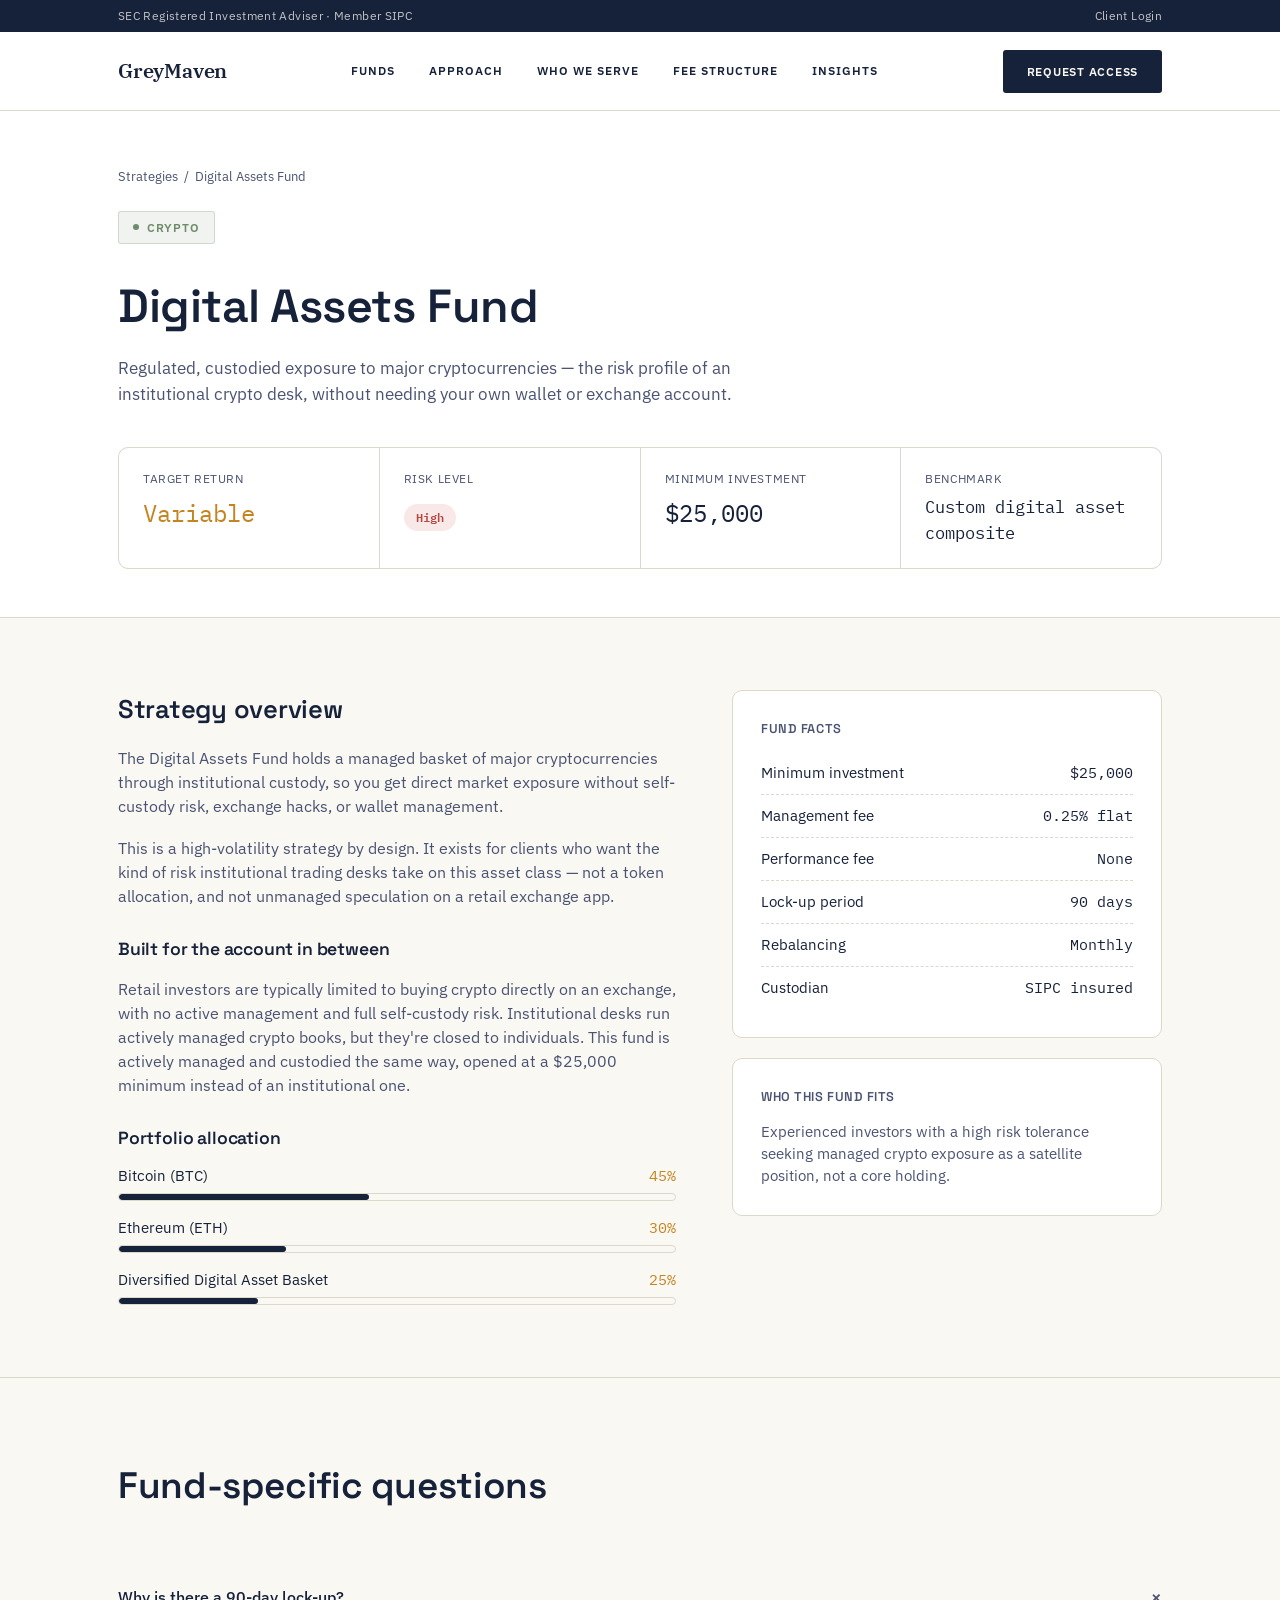
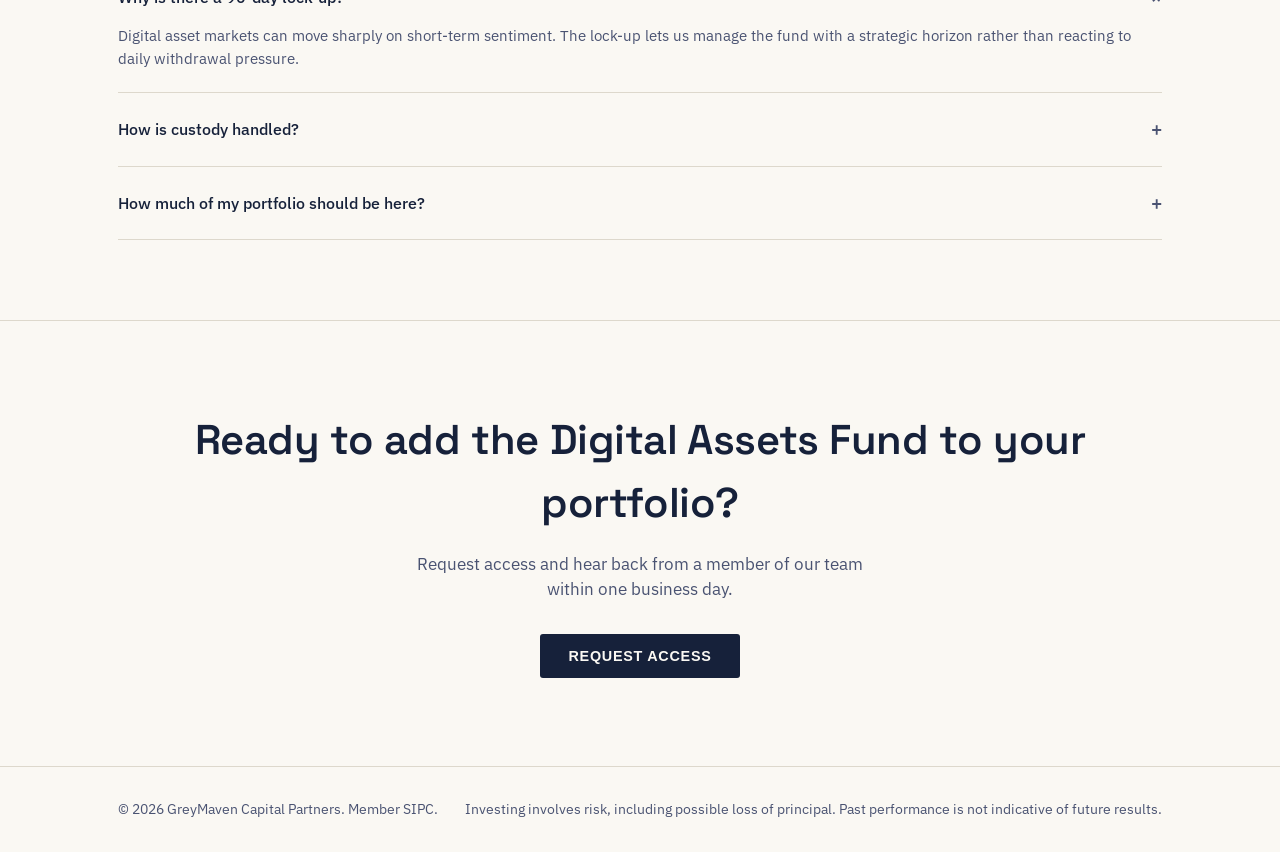
<file: crypto-fund/index.html>
<!DOCTYPE html>
<html lang="en">
<head>
<meta charset="UTF-8">
<meta name="viewport" content="width=device-width, initial-scale=1.0">
<title>Digital Assets Fund — GreyMaven Capital Partners</title>
<link rel="preconnect" href="https://fonts.googleapis.com">
<link href="https://fonts.googleapis.com/css2?family=Space+Grotesk:wght@400;500;600;700&family=IBM+Plex+Sans:wght@400;500;600&family=IBM+Plex+Serif:wght@500;600&family=IBM+Plex+Mono:wght@400;500&display=swap" rel="stylesheet">
<link rel="stylesheet" href="/css/style.css">
</head>
<body>

<div class="top-bar">
  <div class="wrap">
    <span>SEC Registered Investment Adviser · Member SIPC</span>
    <span>Client Login</span>
  </div>
</div>

<header>
  <nav class="wrap">
    <div class="logo">
      
      <a class="logo-name" href="/">GreyMaven</a>

      
    </div>
    <div class="nav-links">
      <a href="/#strategies">Funds</a>
      <a href="/#approach">Approach</a>
      <a href="/#positioning">Who We Serve</a>
      <a href="/#fees">Fee Structure</a>
      <a href="/#faq">Insights</a>
    </div>
    <a href="/contact-us" class="nav-cta">Request Access</a>
  </nav>
</header>

<section class="fund-hero">
  <div class="wrap">
    <div class="breadcrumb"><a href="index.html">Strategies</a> &nbsp;/&nbsp; Digital Assets Fund</div>
    <div class="fund-hero-top">
      <div>
        <div class="eyebrow">Crypto</div>
        <h1>Digital Assets Fund</h1>
        <p class="sub">Regulated, custodied exposure to major cryptocurrencies — the risk profile of an institutional crypto desk, without needing your own wallet or exchange account.</p>
      </div>
    </div>
    <div class="stat-grid">
      <div class="stat-cell highlight">
        <div class="stat-label">Target Return</div>
        <div class="stat-value">Variable</div>
      </div>
      <div class="stat-cell">
        <div class="stat-label">Risk Level</div>
        <div class="stat-value"><span class="risk-badge risk-high">High</span></div>
      </div>
      <div class="stat-cell">
        <div class="stat-label">Minimum Investment</div>
        <div class="stat-value">$25,000</div>
      </div>
      <div class="stat-cell">
        <div class="stat-label">Benchmark</div>
        <div class="stat-value" style="font-size: 1.05rem;">Custom digital asset composite</div>
      </div>
    </div>
  </div>
</section>

<section class="fund-body">
  <div class="wrap fund-body-grid">
    <div class="fund-body-text">
      <h2>Strategy overview</h2>
      <p>The Digital Assets Fund holds a managed basket of major cryptocurrencies through institutional custody, so you get direct market exposure without self-custody risk, exchange hacks, or wallet management.</p>
      <p>This is a high-volatility strategy by design. It exists for clients who want the kind of risk institutional trading desks take on this asset class — not a token allocation, and not unmanaged speculation on a retail exchange app.</p>
      <h3>Built for the account in between</h3>
      <p>Retail investors are typically limited to buying crypto directly on an exchange, with no active management and full self-custody risk. Institutional desks run actively managed crypto books, but they're closed to individuals. This fund is actively managed and custodied the same way, opened at a $25,000 minimum instead of an institutional one.</p>

      <h3>Portfolio allocation</h3>
      <div class="allocation-list">
        <div class="allocation-item">
          <div class="allocation-top"><span>Bitcoin (BTC)</span><span class="pct mono">45%</span></div>
          <div class="allocation-bar-track"><div class="allocation-bar-fill" style="width:45%;"></div></div>
        </div>
        <div class="allocation-item">
          <div class="allocation-top"><span>Ethereum (ETH)</span><span class="pct mono">30%</span></div>
          <div class="allocation-bar-track"><div class="allocation-bar-fill" style="width:30%;"></div></div>
        </div>
        <div class="allocation-item">
          <div class="allocation-top"><span>Diversified Digital Asset Basket</span><span class="pct mono">25%</span></div>
          <div class="allocation-bar-track"><div class="allocation-bar-fill" style="width:25%;"></div></div>
        </div>
      </div>
    </div>

    <div>
      <div class="side-card">
        <h3>Fund Facts</h3>
        <div class="side-row"><span>Minimum investment</span><span class="val">$25,000</span></div>
        <div class="side-row"><span>Management fee</span><span class="val">0.25% flat</span></div>
        <div class="side-row"><span>Performance fee</span><span class="val">None</span></div>
        <div class="side-row"><span>Lock-up period</span><span class="val">90 days</span></div>
        <div class="side-row"><span>Rebalancing</span><span class="val">Monthly</span></div>
        <div class="side-row"><span>Custodian</span><span class="val">SIPC insured</span></div>
      </div>
      <div class="side-card">
        <h3>Who this fund fits</h3>
        <p style="font-size: 0.92rem; color: var(--ink-soft);">Experienced investors with a high risk tolerance seeking managed crypto exposure as a satellite position, not a core holding.</p>
      </div>
    </div>
  </div>
</section>

<section class="faq-section">
  <div class="wrap">
    <div class="section-head">
      <h2>Fund-specific questions</h2>
    </div>
    <div class="faq-list">
      <div class="faq-item open">
        <div class="faq-q"><span>Why is there a 90-day lock-up?</span><span class="icon">+</span></div>
        <div class="faq-a">Digital asset markets can move sharply on short-term sentiment. The lock-up lets us manage the fund with a strategic horizon rather than reacting to daily withdrawal pressure.</div>
      </div>
      <div class="faq-item">
        <div class="faq-q"><span>How is custody handled?</span><span class="icon">+</span></div>
        <div class="faq-a">Assets are held with a regulated institutional digital asset custodian — you never manage a private key or wallet directly.</div>
      </div>
      <div class="faq-item">
        <div class="faq-q"><span>How much of my portfolio should be here?</span><span class="icon">+</span></div>
        <div class="faq-a">We generally discuss this fund as a smaller, higher-risk allocation alongside more conservative holdings — never as your only fund.</div>
      </div>
    </div>
  </div>
</section>

<section class="cta-section">
  <div class="wrap">
    <h2>Ready to add the Digital Assets Fund to your portfolio?</h2>
    <p>Request access and hear back from a member of our team within one business day.</p>
    <button class="btn-primary">Request Access</button>
  </div>
</section>

<footer>
  <div class="wrap footer-inner">
    <span>© 2026 GreyMaven Capital Partners. Member SIPC.</span>
    <span>Investing involves risk, including possible loss of principal. Past performance is not indicative of future results.</span>
  </div>
</footer>

<script>
  document.querySelectorAll('.faq-q').forEach(q => {
    q.addEventListener('click', () => {
      const item = q.parentElement;
      const wasOpen = item.classList.contains('open');
      document.querySelectorAll('.faq-item').forEach(i => i.classList.remove('open'));
      if (!wasOpen) item.classList.add('open');
    });
  });
</script>

</body>
</html>
</file>
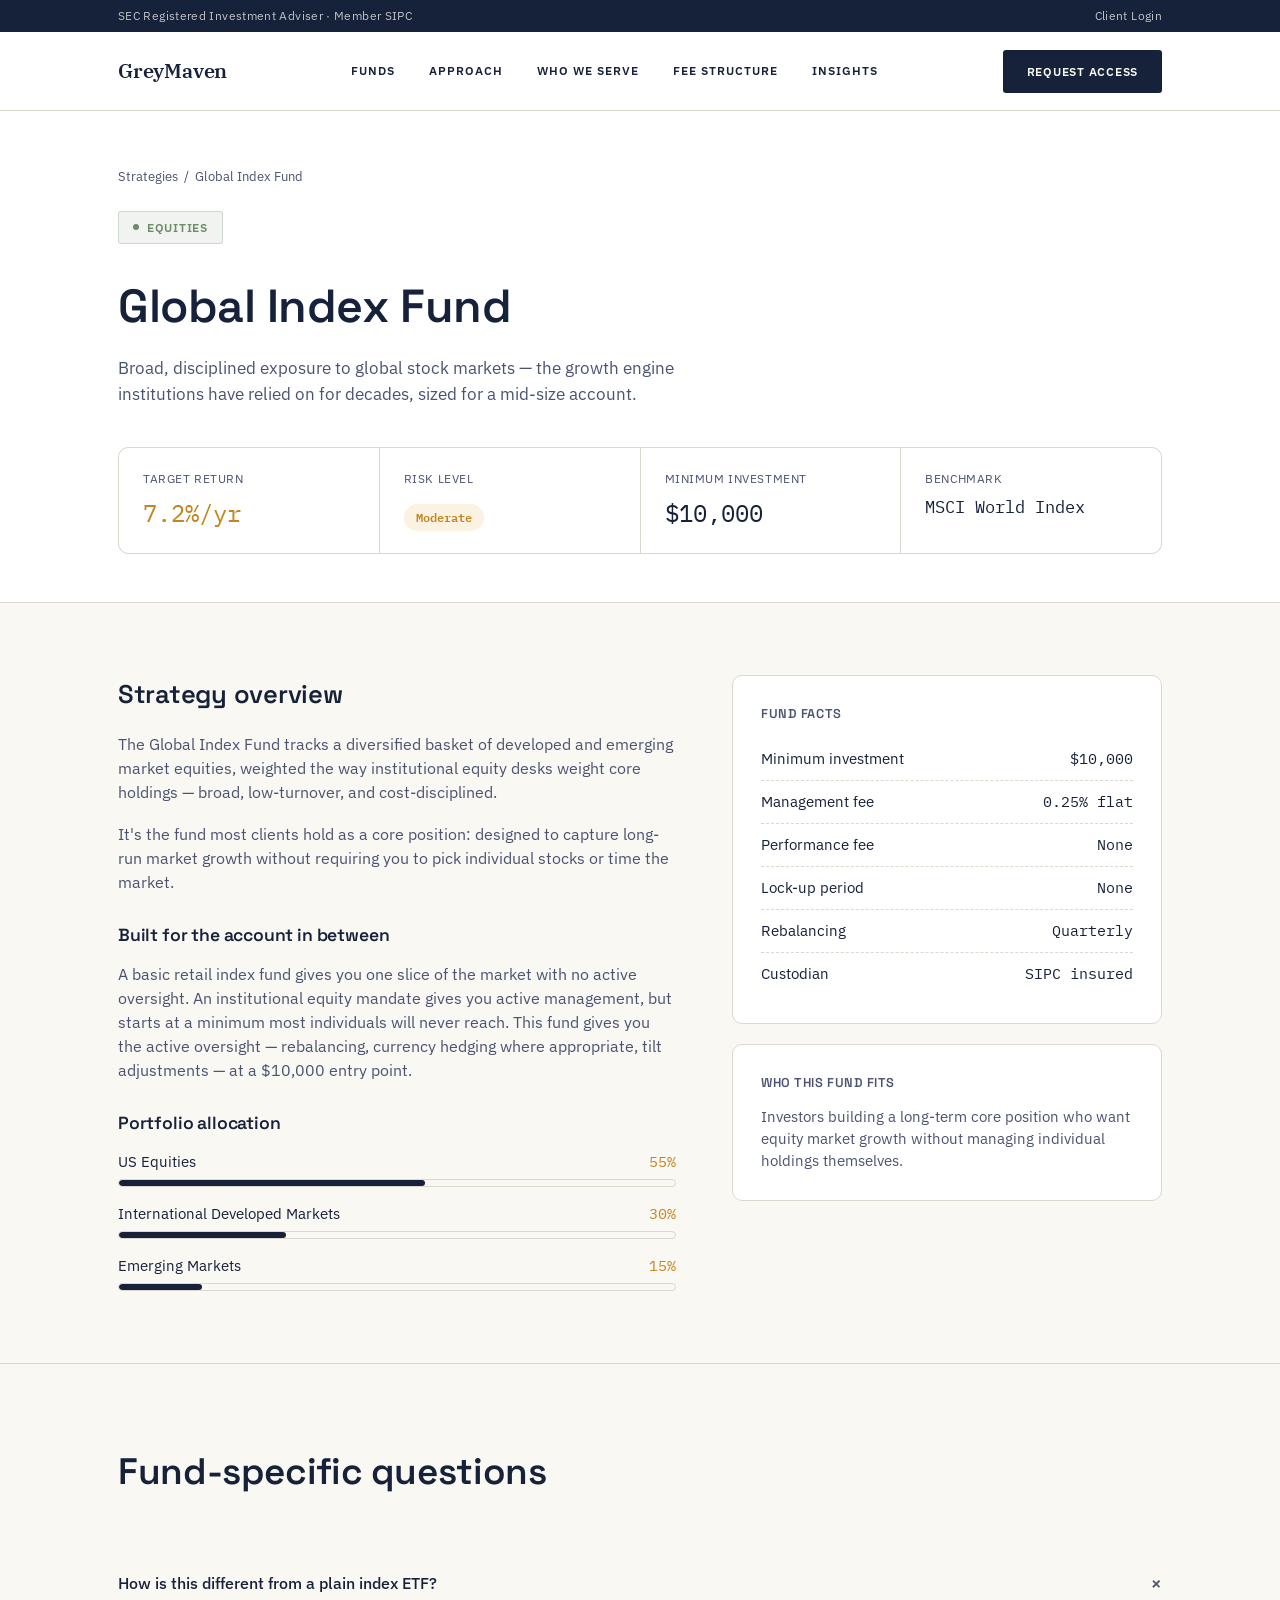
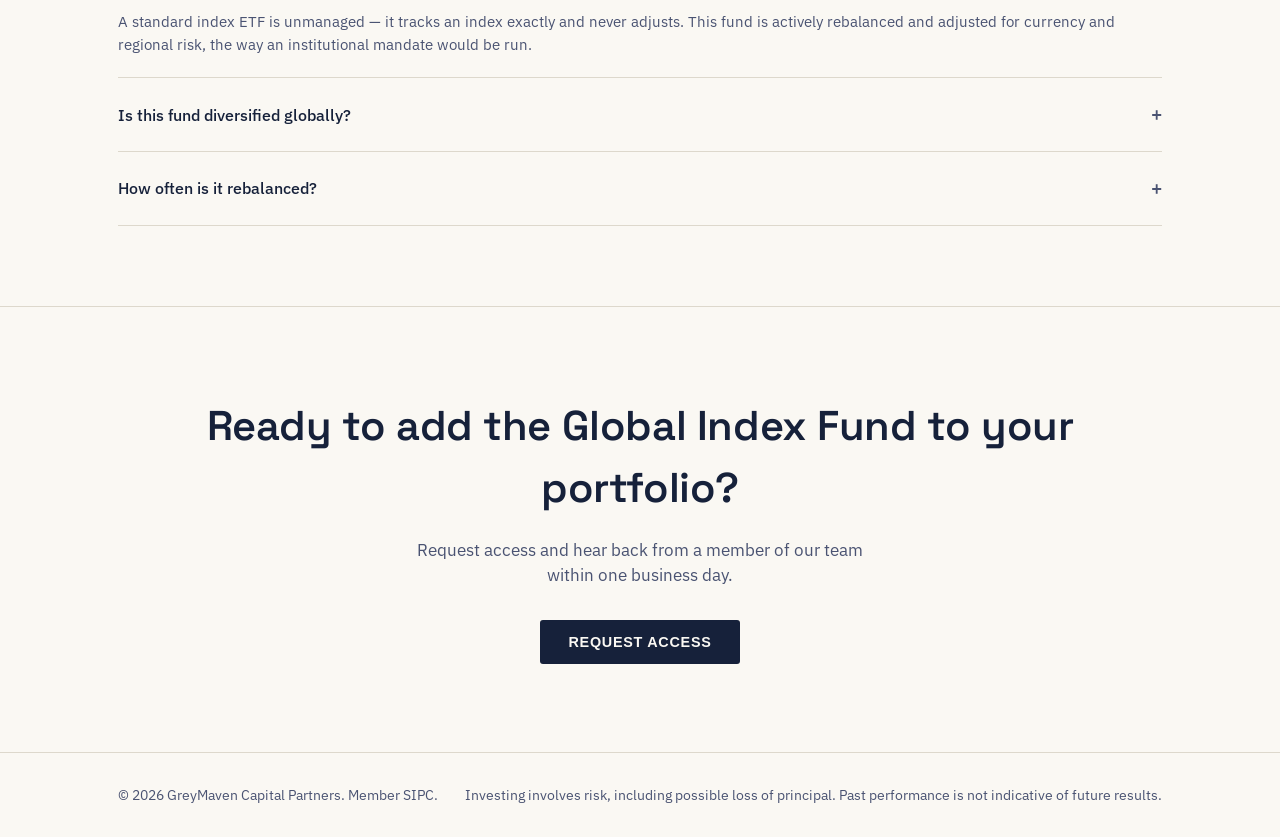
<file: global-index-fund/index.html>
<!DOCTYPE html>
<html lang="en">
<head>
<meta charset="UTF-8">
<meta name="viewport" content="width=device-width, initial-scale=1.0">
<title>Global Index Fund — GreyMaven Capital Partners</title>
<link rel="preconnect" href="https://fonts.googleapis.com">
<link href="https://fonts.googleapis.com/css2?family=Space+Grotesk:wght@400;500;600;700&family=IBM+Plex+Sans:wght@400;500;600&family=IBM+Plex+Serif:wght@500;600&family=IBM+Plex+Mono:wght@400;500&display=swap" rel="stylesheet">
<link rel="stylesheet" href="/css/style.css">
</head>
<body>

<div class="top-bar">
  <div class="wrap">
    <span>SEC Registered Investment Adviser · Member SIPC</span>
    <span>Client Login</span>
  </div>
</div>

<header>
  <nav class="wrap">
    <div class="logo">
      
      <a class="logo-name" href="/">GreyMaven</a>

      
    </div>
    <div class="nav-links">
      <a href="/#strategies">Funds</a>
      <a href="/#approach">Approach</a>
      <a href="/#positioning">Who We Serve</a>
      <a href="/#fees">Fee Structure</a>
      <a href="/#faq">Insights</a>
    </div>
    <a href="/contact-us" class="nav-cta">Request Access</a>
  </nav>
</header>

<section class="fund-hero">
  <div class="wrap">
    <div class="breadcrumb"><a href="index.html">Strategies</a> &nbsp;/&nbsp; Global Index Fund</div>
    <div class="fund-hero-top">
      <div>
        <div class="eyebrow">Equities</div>
        <h1>Global Index Fund</h1>
        <p class="sub">Broad, disciplined exposure to global stock markets — the growth engine institutions have relied on for decades, sized for a mid-size account.</p>
      </div>
    </div>
    <div class="stat-grid">
      <div class="stat-cell highlight">
        <div class="stat-label">Target Return</div>
        <div class="stat-value">7.2%/yr</div>
      </div>
      <div class="stat-cell">
        <div class="stat-label">Risk Level</div>
        <div class="stat-value"><span class="risk-badge risk-moderate">Moderate</span></div>
      </div>
      <div class="stat-cell">
        <div class="stat-label">Minimum Investment</div>
        <div class="stat-value">$10,000</div>
      </div>
      <div class="stat-cell">
        <div class="stat-label">Benchmark</div>
        <div class="stat-value" style="font-size: 1.05rem;">MSCI World Index</div>
      </div>
    </div>
  </div>
</section>

<section class="fund-body">
  <div class="wrap fund-body-grid">
    <div class="fund-body-text">
      <h2>Strategy overview</h2>
      <p>The Global Index Fund tracks a diversified basket of developed and emerging market equities, weighted the way institutional equity desks weight core holdings — broad, low-turnover, and cost-disciplined.</p>
      <p>It's the fund most clients hold as a core position: designed to capture long-run market growth without requiring you to pick individual stocks or time the market.</p>
      <h3>Built for the account in between</h3>
      <p>A basic retail index fund gives you one slice of the market with no active oversight. An institutional equity mandate gives you active management, but starts at a minimum most individuals will never reach. This fund gives you the active oversight — rebalancing, currency hedging where appropriate, tilt adjustments — at a $10,000 entry point.</p>

      <h3>Portfolio allocation</h3>
      <div class="allocation-list">
        <div class="allocation-item">
          <div class="allocation-top"><span>US Equities</span><span class="pct mono">55%</span></div>
          <div class="allocation-bar-track"><div class="allocation-bar-fill" style="width:55%;"></div></div>
        </div>
        <div class="allocation-item">
          <div class="allocation-top"><span>International Developed Markets</span><span class="pct mono">30%</span></div>
          <div class="allocation-bar-track"><div class="allocation-bar-fill" style="width:30%;"></div></div>
        </div>
        <div class="allocation-item">
          <div class="allocation-top"><span>Emerging Markets</span><span class="pct mono">15%</span></div>
          <div class="allocation-bar-track"><div class="allocation-bar-fill" style="width:15%;"></div></div>
        </div>
      </div>
    </div>

    <div>
      <div class="side-card">
        <h3>Fund Facts</h3>
        <div class="side-row"><span>Minimum investment</span><span class="val">$10,000</span></div>
        <div class="side-row"><span>Management fee</span><span class="val">0.25% flat</span></div>
        <div class="side-row"><span>Performance fee</span><span class="val">None</span></div>
        <div class="side-row"><span>Lock-up period</span><span class="val">None</span></div>
        <div class="side-row"><span>Rebalancing</span><span class="val">Quarterly</span></div>
        <div class="side-row"><span>Custodian</span><span class="val">SIPC insured</span></div>
      </div>
      <div class="side-card">
        <h3>Who this fund fits</h3>
        <p style="font-size: 0.92rem; color: var(--ink-soft);">Investors building a long-term core position who want equity market growth without managing individual holdings themselves.</p>
      </div>
    </div>
  </div>
</section>

<section class="faq-section">
  <div class="wrap">
    <div class="section-head">
      <h2>Fund-specific questions</h2>
    </div>
    <div class="faq-list">
      <div class="faq-item open">
        <div class="faq-q"><span>How is this different from a plain index ETF?</span><span class="icon">+</span></div>
        <div class="faq-a">A standard index ETF is unmanaged — it tracks an index exactly and never adjusts. This fund is actively rebalanced and adjusted for currency and regional risk, the way an institutional mandate would be run.</div>
      </div>
      <div class="faq-item">
        <div class="faq-q"><span>Is this fund diversified globally?</span><span class="icon">+</span></div>
        <div class="faq-a">Yes. Allocation spans US, international developed, and emerging markets to reduce single-region risk.</div>
      </div>
      <div class="faq-item">
        <div class="faq-q"><span>How often is it rebalanced?</span><span class="icon">+</span></div>
        <div class="faq-a">Quarterly, or sooner if allocations drift materially from target.</div>
      </div>
    </div>
  </div>
</section>

<section class="cta-section">
  <div class="wrap">
    <h2>Ready to add the Global Index Fund to your portfolio?</h2>
    <p>Request access and hear back from a member of our team within one business day.</p>
    <button class="btn-primary">Request Access</button>
  </div>
</section>

<footer>
  <div class="wrap footer-inner">
    <span>© 2026 GreyMaven Capital Partners. Member SIPC.</span>
    <span>Investing involves risk, including possible loss of principal. Past performance is not indicative of future results.</span>
  </div>
</footer>

<script>
  document.querySelectorAll('.faq-q').forEach(q => {
    q.addEventListener('click', () => {
      const item = q.parentElement;
      const wasOpen = item.classList.contains('open');
      document.querySelectorAll('.faq-item').forEach(i => i.classList.remove('open'));
      if (!wasOpen) item.classList.add('open');
    });
  });
</script>

</body>
</html>
</file>
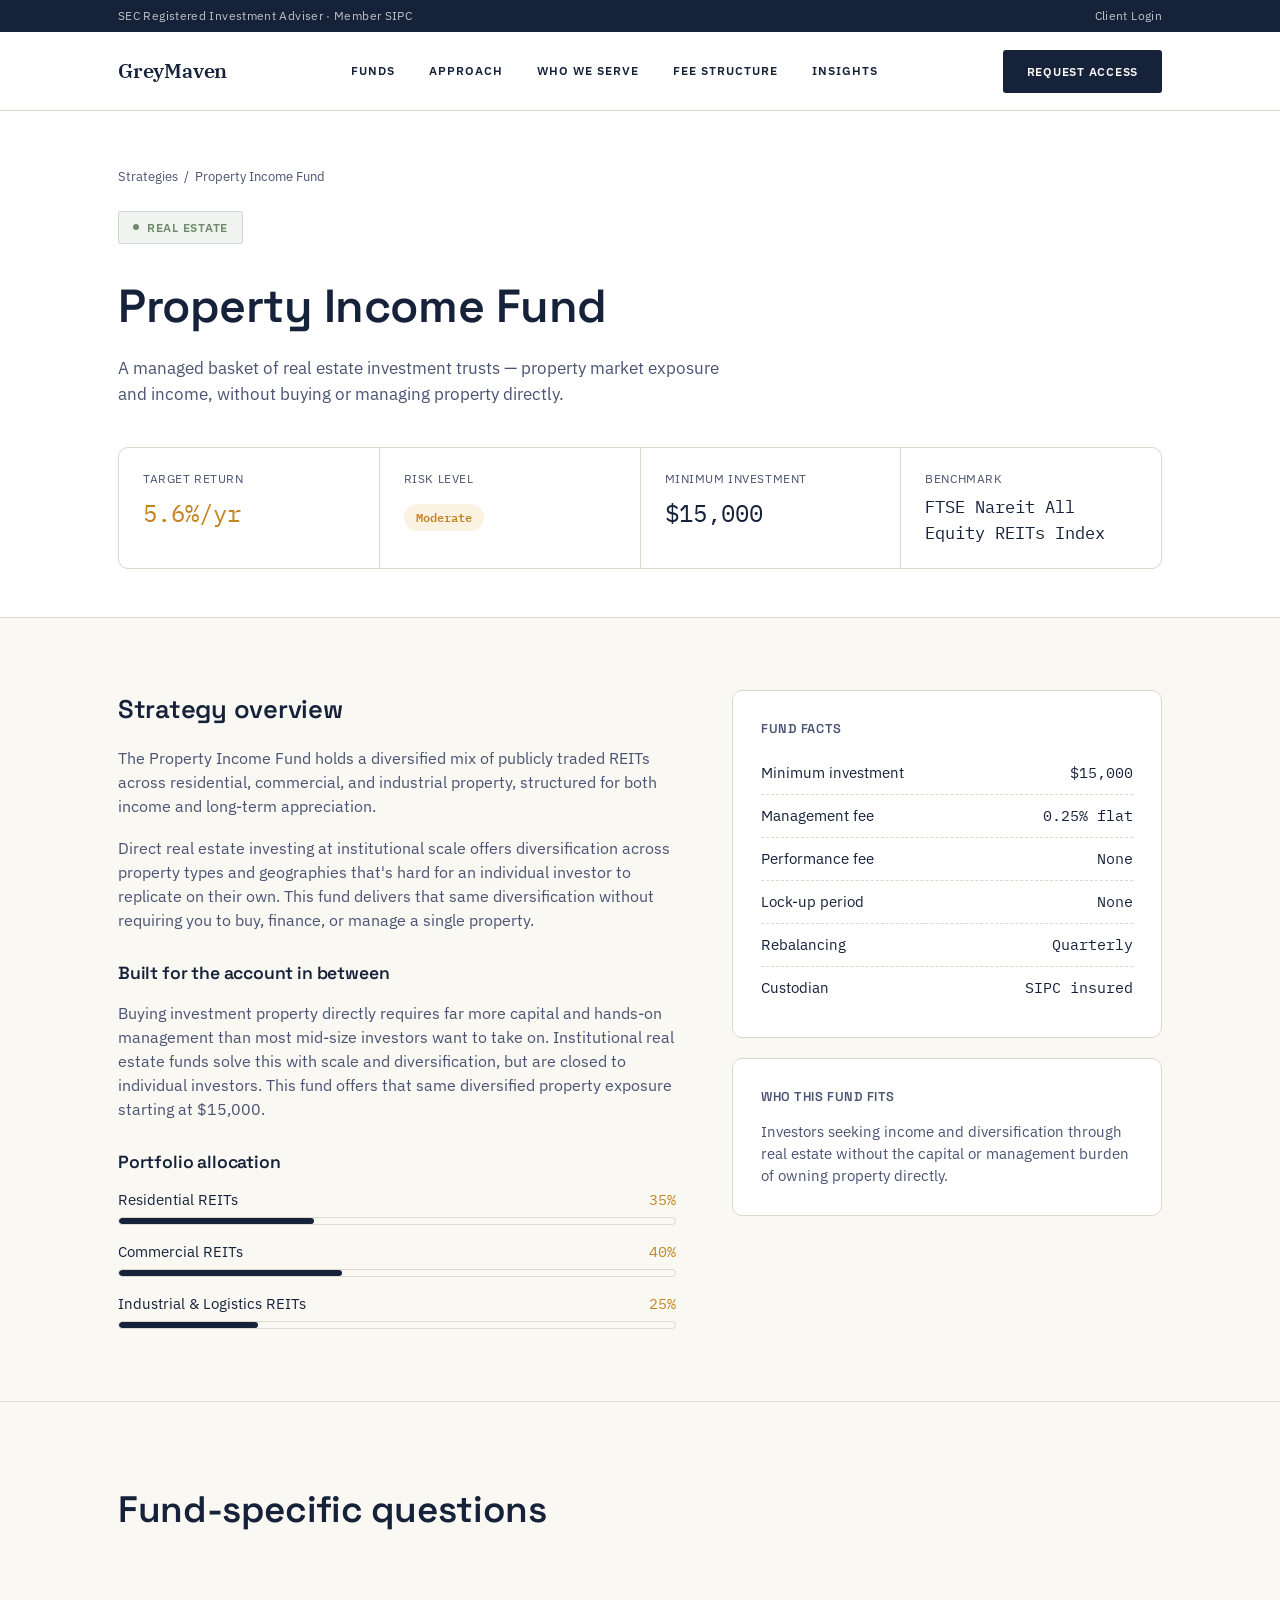
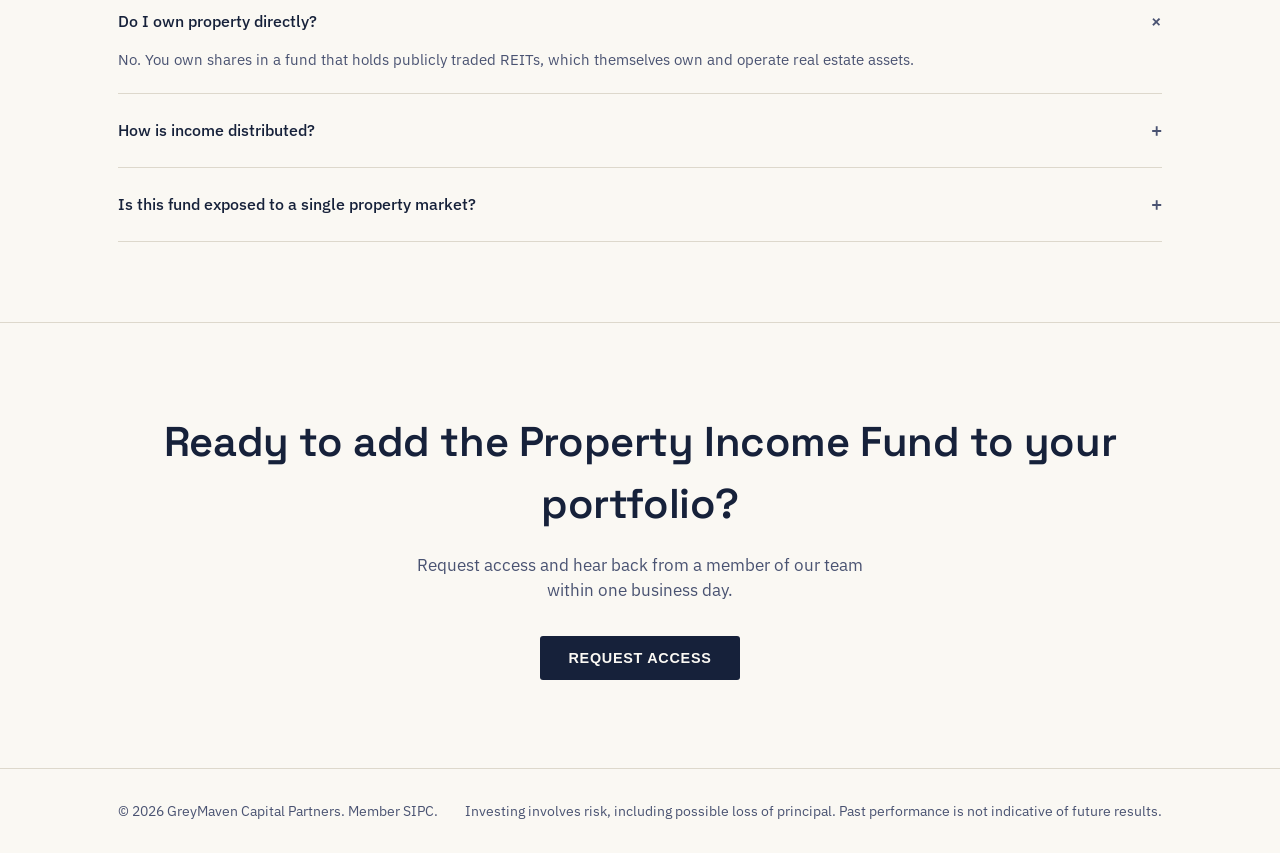
<file: property-income-fund/index.html>
<!DOCTYPE html>
<html lang="en">
<head>
<meta charset="UTF-8">
<meta name="viewport" content="width=device-width, initial-scale=1.0">
<title>Property Income Fund — GreyMaven Capital Partners</title>
<link rel="preconnect" href="https://fonts.googleapis.com">
<link href="https://fonts.googleapis.com/css2?family=Space+Grotesk:wght@400;500;600;700&family=IBM+Plex+Sans:wght@400;500;600&family=IBM+Plex+Serif:wght@500;600&family=IBM+Plex+Mono:wght@400;500&display=swap" rel="stylesheet">
<link rel="stylesheet" href="/css/style.css">
</head>
<body>

<div class="top-bar">
  <div class="wrap">
    <span>SEC Registered Investment Adviser · Member SIPC</span>
    <span>Client Login</span>
  </div>
</div>

<header>
  <nav class="wrap">
    <div class="logo">
      
      <a class="logo-name" href="/">GreyMaven</a>

      
    </div>
    <div class="nav-links">
      <a href="/#strategies">Funds</a>
      <a href="/#approach">Approach</a>
      <a href="/#positioning">Who We Serve</a>
      <a href="/#fees">Fee Structure</a>
      <a href="/#faq">Insights</a>
    </div>
    <a href="/contact-us" class="nav-cta">Request Access</a>
  </nav>
</header>

<section class="fund-hero">
  <div class="wrap">
    <div class="breadcrumb"><a href="index.html">Strategies</a> &nbsp;/&nbsp; Property Income Fund</div>
    <div class="fund-hero-top">
      <div>
        <div class="eyebrow">Real Estate</div>
        <h1>Property Income Fund</h1>
        <p class="sub">A managed basket of real estate investment trusts — property market exposure and income, without buying or managing property directly.</p>
      </div>
    </div>
    <div class="stat-grid">
      <div class="stat-cell highlight">
        <div class="stat-label">Target Return</div>
        <div class="stat-value">5.6%/yr</div>
      </div>
      <div class="stat-cell">
        <div class="stat-label">Risk Level</div>
        <div class="stat-value"><span class="risk-badge risk-moderate">Moderate</span></div>
      </div>
      <div class="stat-cell">
        <div class="stat-label">Minimum Investment</div>
        <div class="stat-value">$15,000</div>
      </div>
      <div class="stat-cell">
        <div class="stat-label">Benchmark</div>
        <div class="stat-value" style="font-size: 1.05rem;">FTSE Nareit All Equity REITs Index</div>
      </div>
    </div>
  </div>
</section>

<section class="fund-body">
  <div class="wrap fund-body-grid">
    <div class="fund-body-text">
      <h2>Strategy overview</h2>
      <p>The Property Income Fund holds a diversified mix of publicly traded REITs across residential, commercial, and industrial property, structured for both income and long-term appreciation.</p>
      <p>Direct real estate investing at institutional scale offers diversification across property types and geographies that's hard for an individual investor to replicate on their own. This fund delivers that same diversification without requiring you to buy, finance, or manage a single property.</p>
      <h3>Built for the account in between</h3>
      <p>Buying investment property directly requires far more capital and hands-on management than most mid-size investors want to take on. Institutional real estate funds solve this with scale and diversification, but are closed to individual investors. This fund offers that same diversified property exposure starting at $15,000.</p>

      <h3>Portfolio allocation</h3>
      <div class="allocation-list">
        <div class="allocation-item">
          <div class="allocation-top"><span>Residential REITs</span><span class="pct mono">35%</span></div>
          <div class="allocation-bar-track"><div class="allocation-bar-fill" style="width:35%;"></div></div>
        </div>
        <div class="allocation-item">
          <div class="allocation-top"><span>Commercial REITs</span><span class="pct mono">40%</span></div>
          <div class="allocation-bar-track"><div class="allocation-bar-fill" style="width:40%;"></div></div>
        </div>
        <div class="allocation-item">
          <div class="allocation-top"><span>Industrial &amp; Logistics REITs</span><span class="pct mono">25%</span></div>
          <div class="allocation-bar-track"><div class="allocation-bar-fill" style="width:25%;"></div></div>
        </div>
      </div>
    </div>

    <div>
      <div class="side-card">
        <h3>Fund Facts</h3>
        <div class="side-row"><span>Minimum investment</span><span class="val">$15,000</span></div>
        <div class="side-row"><span>Management fee</span><span class="val">0.25% flat</span></div>
        <div class="side-row"><span>Performance fee</span><span class="val">None</span></div>
        <div class="side-row"><span>Lock-up period</span><span class="val">None</span></div>
        <div class="side-row"><span>Rebalancing</span><span class="val">Quarterly</span></div>
        <div class="side-row"><span>Custodian</span><span class="val">SIPC insured</span></div>
      </div>
      <div class="side-card">
        <h3>Who this fund fits</h3>
        <p style="font-size: 0.92rem; color: var(--ink-soft);">Investors seeking income and diversification through real estate without the capital or management burden of owning property directly.</p>
      </div>
    </div>
  </div>
</section>

<section class="faq-section">
  <div class="wrap">
    <div class="section-head">
      <h2>Fund-specific questions</h2>
    </div>
    <div class="faq-list">
      <div class="faq-item open">
        <div class="faq-q"><span>Do I own property directly?</span><span class="icon">+</span></div>
        <div class="faq-a">No. You own shares in a fund that holds publicly traded REITs, which themselves own and operate real estate assets.</div>
      </div>
      <div class="faq-item">
        <div class="faq-q"><span>How is income distributed?</span><span class="icon">+</span></div>
        <div class="faq-a">REIT dividend income is distributed quarterly, or reinvested automatically if you choose.</div>
      </div>
      <div class="faq-item">
        <div class="faq-q"><span>Is this fund exposed to a single property market?</span><span class="icon">+</span></div>
        <div class="faq-a">No. Holdings are diversified across property types and multiple geographic markets to reduce concentration risk.</div>
      </div>
    </div>
  </div>
</section>

<section class="cta-section">
  <div class="wrap">
    <h2>Ready to add the Property Income Fund to your portfolio?</h2>
    <p>Request access and hear back from a member of our team within one business day.</p>
    <button class="btn-primary">Request Access</button>
  </div>
</section>

<footer>
  <div class="wrap footer-inner">
    <span>© 2026 GreyMaven Capital Partners. Member SIPC.</span>
    <span>Investing involves risk, including possible loss of principal. Past performance is not indicative of future results.</span>
  </div>
</footer>

<script>
  document.querySelectorAll('.faq-q').forEach(q => {
    q.addEventListener('click', () => {
      const item = q.parentElement;
      const wasOpen = item.classList.contains('open');
      document.querySelectorAll('.faq-item').forEach(i => i.classList.remove('open'));
      if (!wasOpen) item.classList.add('open');
    });
  });
</script>

</body>
</html>
</file>
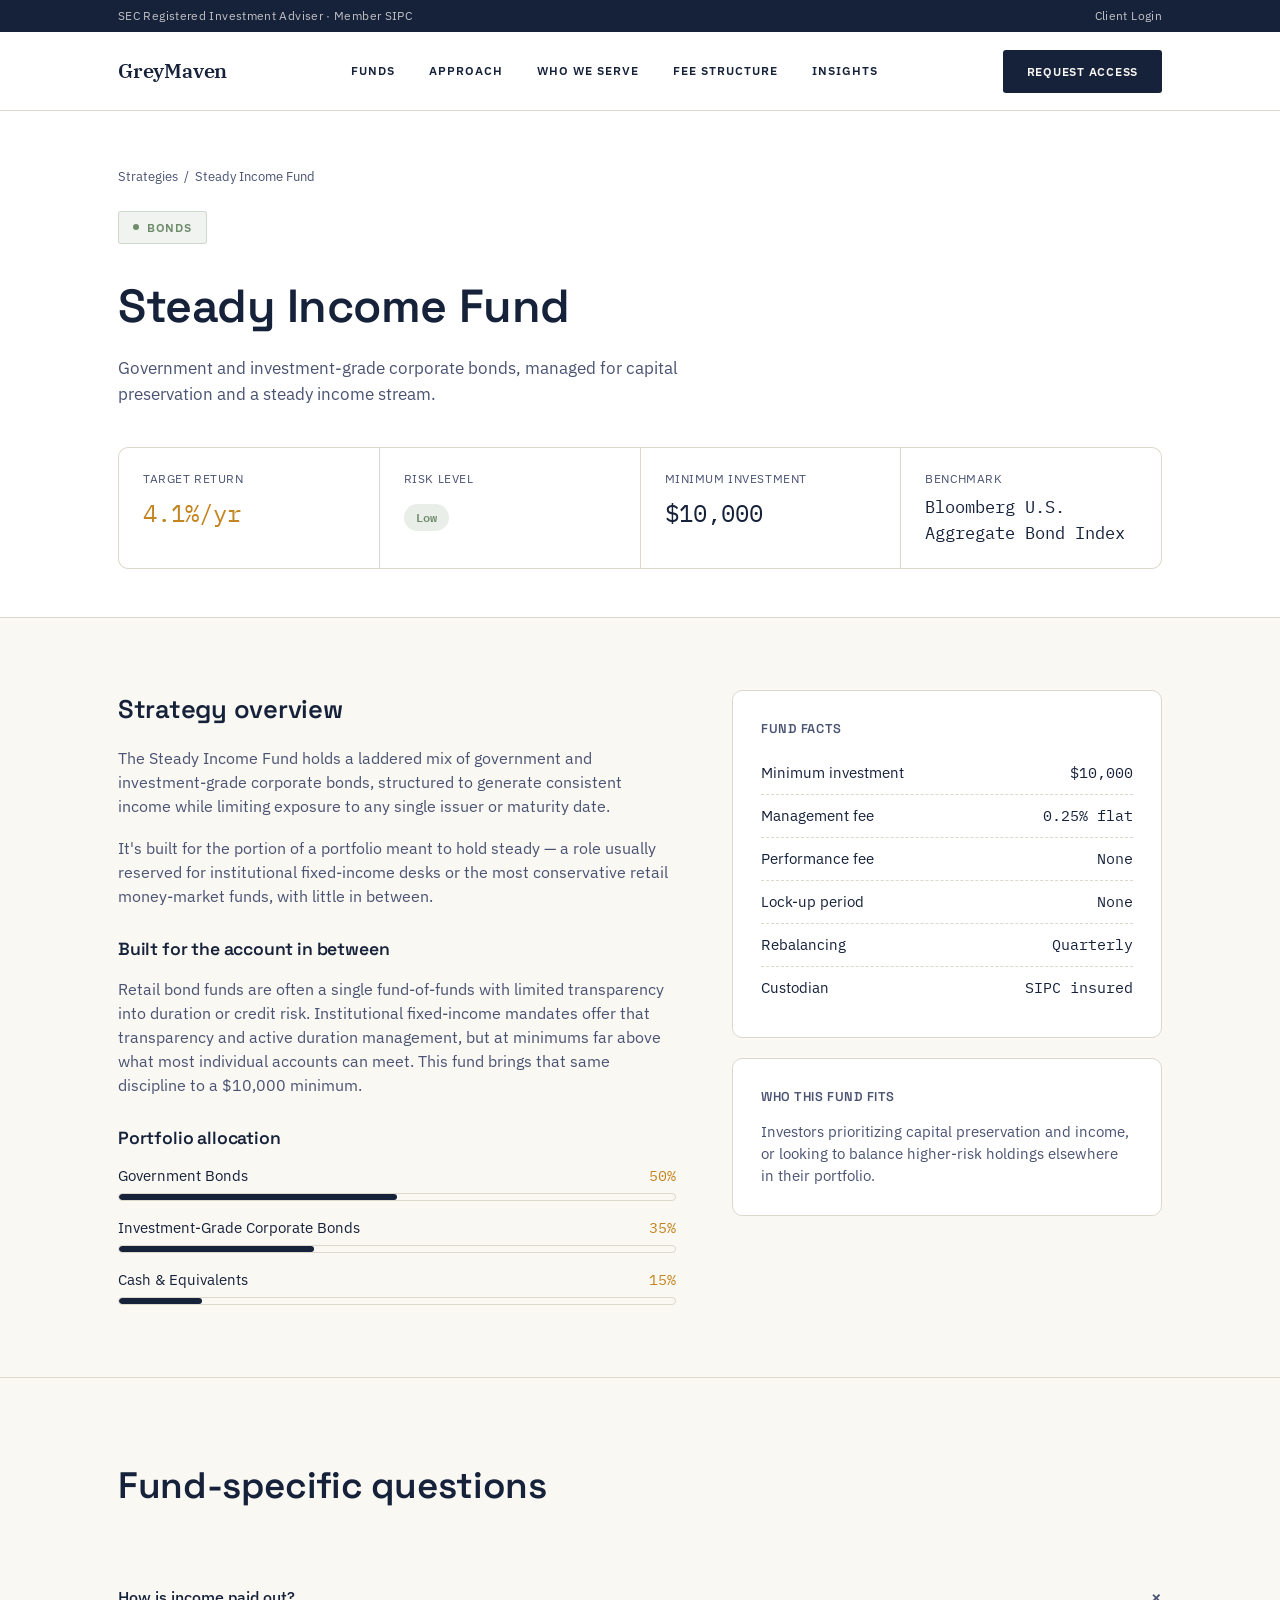
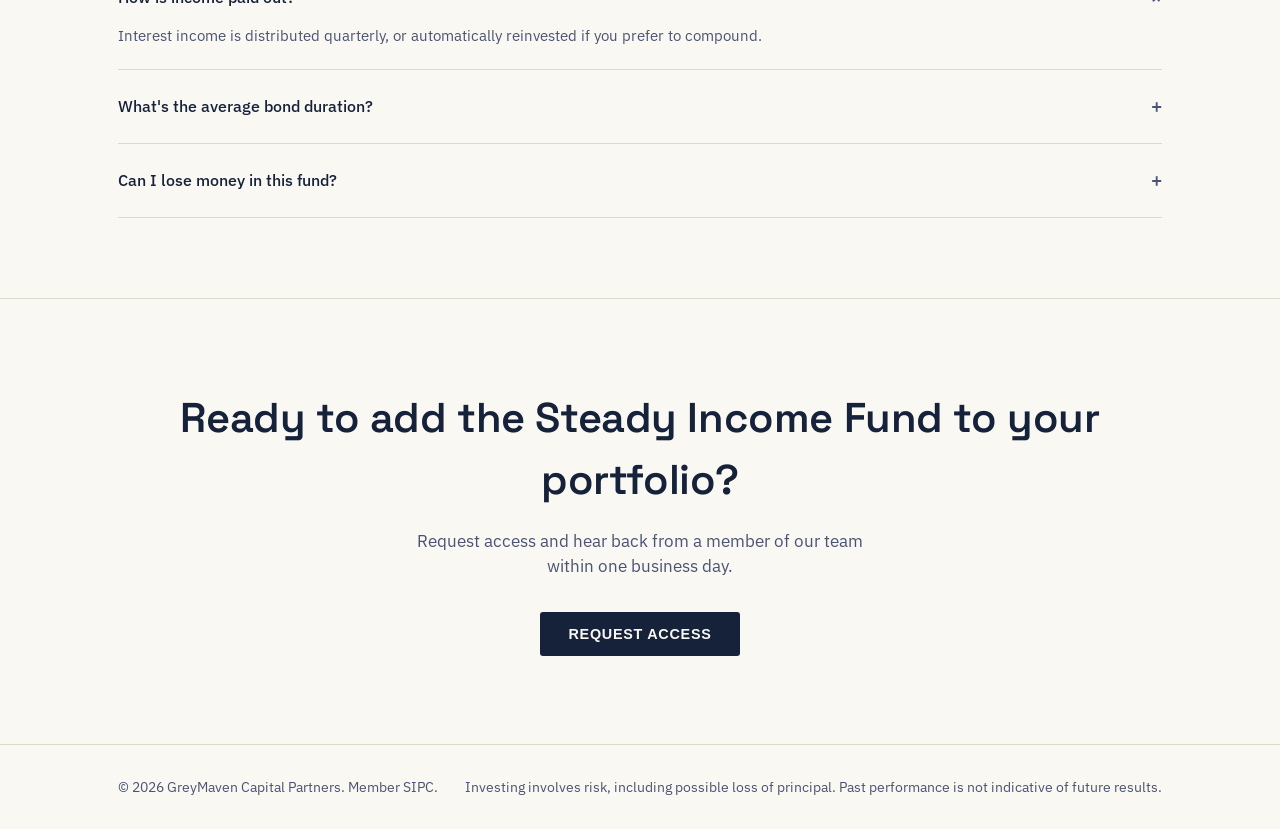
<file: steady-income-fund/index.html>
<!DOCTYPE html>
<html lang="en">
<head>
<meta charset="UTF-8">
<meta name="viewport" content="width=device-width, initial-scale=1.0">
<title>Steady Income Fund — GreyMaven Capital Partners</title>
<link rel="preconnect" href="https://fonts.googleapis.com">
<link href="https://fonts.googleapis.com/css2?family=Space+Grotesk:wght@400;500;600;700&family=IBM+Plex+Sans:wght@400;500;600&family=IBM+Plex+Serif:wght@500;600&family=IBM+Plex+Mono:wght@400;500&display=swap" rel="stylesheet">
<link rel="stylesheet" href="/css/style.css">
</head>
<body>

<div class="top-bar">
  <div class="wrap">
    <span>SEC Registered Investment Adviser · Member SIPC</span>
    <span>Client Login</span>
  </div>
</div>

<header>
  <nav class="wrap">
    <div class="logo">
      
      <a class="logo-name" href="/">GreyMaven</a>
      
    </div>
    <div class="nav-links">
      <a href="/#strategies">Funds</a>
      <a href="/#approach">Approach</a>
      <a href="/#positioning">Who We Serve</a>
      <a href="/#fees">Fee Structure</a>
      <a href="/#faq">Insights</a>
    </div>
    <a href="/contact-us" class="nav-cta">Request Access</a>
  </nav>
</header>

<section class="fund-hero">
  <div class="wrap">
    <div class="breadcrumb"><a href="index.html">Strategies</a> &nbsp;/&nbsp; Steady Income Fund</div>
    <div class="fund-hero-top">
      <div>
        <div class="eyebrow">Bonds</div>
        <h1>Steady Income Fund</h1>
        <p class="sub">Government and investment-grade corporate bonds, managed for capital preservation and a steady income stream.</p>
      </div>
    </div>
    <div class="stat-grid">
      <div class="stat-cell highlight">
        <div class="stat-label">Target Return</div>
        <div class="stat-value">4.1%/yr</div>
      </div>
      <div class="stat-cell">
        <div class="stat-label">Risk Level</div>
        <div class="stat-value"><span class="risk-badge risk-low">Low</span></div>
      </div>
      <div class="stat-cell">
        <div class="stat-label">Minimum Investment</div>
        <div class="stat-value">$10,000</div>
      </div>
      <div class="stat-cell">
        <div class="stat-label">Benchmark</div>
        <div class="stat-value" style="font-size: 1.05rem;">Bloomberg U.S. Aggregate Bond Index</div>
      </div>
    </div>
  </div>
</section>

<section class="fund-body">
  <div class="wrap fund-body-grid">
    <div class="fund-body-text">
      <h2>Strategy overview</h2>
      <p>The Steady Income Fund holds a laddered mix of government and investment-grade corporate bonds, structured to generate consistent income while limiting exposure to any single issuer or maturity date.</p>
      <p>It's built for the portion of a portfolio meant to hold steady — a role usually reserved for institutional fixed-income desks or the most conservative retail money-market funds, with little in between.</p>
      <h3>Built for the account in between</h3>
      <p>Retail bond funds are often a single fund-of-funds with limited transparency into duration or credit risk. Institutional fixed-income mandates offer that transparency and active duration management, but at minimums far above what most individual accounts can meet. This fund brings that same discipline to a $10,000 minimum.</p>

      <h3>Portfolio allocation</h3>
      <div class="allocation-list">
        <div class="allocation-item">
          <div class="allocation-top"><span>Government Bonds</span><span class="pct mono">50%</span></div>
          <div class="allocation-bar-track"><div class="allocation-bar-fill" style="width:50%;"></div></div>
        </div>
        <div class="allocation-item">
          <div class="allocation-top"><span>Investment-Grade Corporate Bonds</span><span class="pct mono">35%</span></div>
          <div class="allocation-bar-track"><div class="allocation-bar-fill" style="width:35%;"></div></div>
        </div>
        <div class="allocation-item">
          <div class="allocation-top"><span>Cash &amp; Equivalents</span><span class="pct mono">15%</span></div>
          <div class="allocation-bar-track"><div class="allocation-bar-fill" style="width:15%;"></div></div>
        </div>
      </div>
    </div>

    <div>
      <div class="side-card">
        <h3>Fund Facts</h3>
        <div class="side-row"><span>Minimum investment</span><span class="val">$10,000</span></div>
        <div class="side-row"><span>Management fee</span><span class="val">0.25% flat</span></div>
        <div class="side-row"><span>Performance fee</span><span class="val">None</span></div>
        <div class="side-row"><span>Lock-up period</span><span class="val">None</span></div>
        <div class="side-row"><span>Rebalancing</span><span class="val">Quarterly</span></div>
        <div class="side-row"><span>Custodian</span><span class="val">SIPC insured</span></div>
      </div>
      <div class="side-card">
        <h3>Who this fund fits</h3>
        <p style="font-size: 0.92rem; color: var(--ink-soft);">Investors prioritizing capital preservation and income, or looking to balance higher-risk holdings elsewhere in their portfolio.</p>
      </div>
    </div>
  </div>
</section>

<section class="faq-section">
  <div class="wrap">
    <div class="section-head">
      <h2>Fund-specific questions</h2>
    </div>
    <div class="faq-list">
      <div class="faq-item open">
        <div class="faq-q"><span>How is income paid out?</span><span class="icon">+</span></div>
        <div class="faq-a">Interest income is distributed quarterly, or automatically reinvested if you prefer to compound.</div>
      </div>
      <div class="faq-item">
        <div class="faq-q"><span>What's the average bond duration?</span><span class="icon">+</span></div>
        <div class="faq-a">The fund targets an intermediate duration of roughly 5–7 years, balancing yield against interest-rate sensitivity.</div>
      </div>
      <div class="faq-item">
        <div class="faq-q"><span>Can I lose money in this fund?</span><span class="icon">+</span></div>
        <div class="faq-a">Bond values can fluctuate with interest rates and credit conditions, but this fund is built to be the lowest-volatility strategy we offer.</div>
      </div>
    </div>
  </div>
</section>

<section class="cta-section">
  <div class="wrap">
    <h2>Ready to add the Steady Income Fund to your portfolio?</h2>
    <p>Request access and hear back from a member of our team within one business day.</p>
    <button class="btn-primary">Request Access</button>
  </div>
</section>

<footer>
  <div class="wrap footer-inner">
    <span>© 2026 GreyMaven Capital Partners. Member SIPC.</span>
    <span>Investing involves risk, including possible loss of principal. Past performance is not indicative of future results.</span>
  </div>
</footer>

<script>
  document.querySelectorAll('.faq-q').forEach(q => {
    q.addEventListener('click', () => {
      const item = q.parentElement;
      const wasOpen = item.classList.contains('open');
      document.querySelectorAll('.faq-item').forEach(i => i.classList.remove('open'));
      if (!wasOpen) item.classList.add('open');
    });
  });
</script>

</body>
</html>
</file>
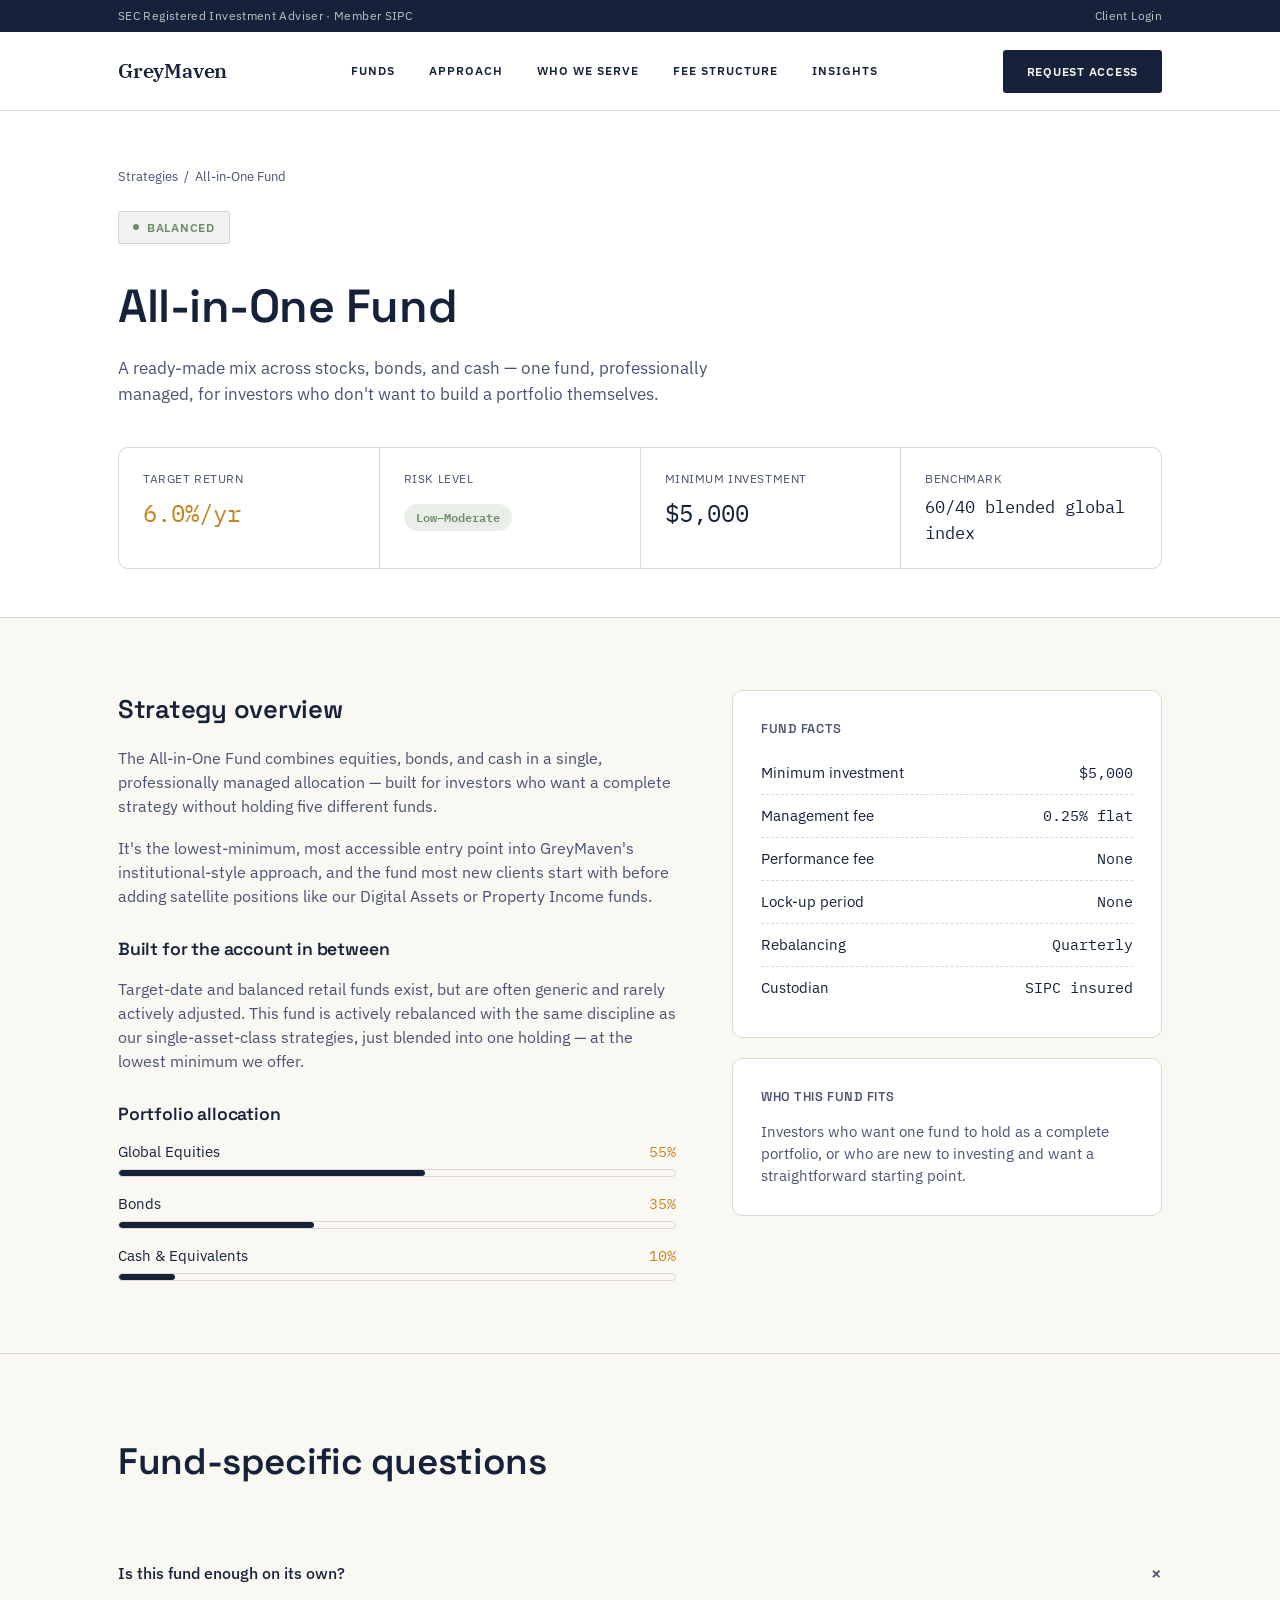
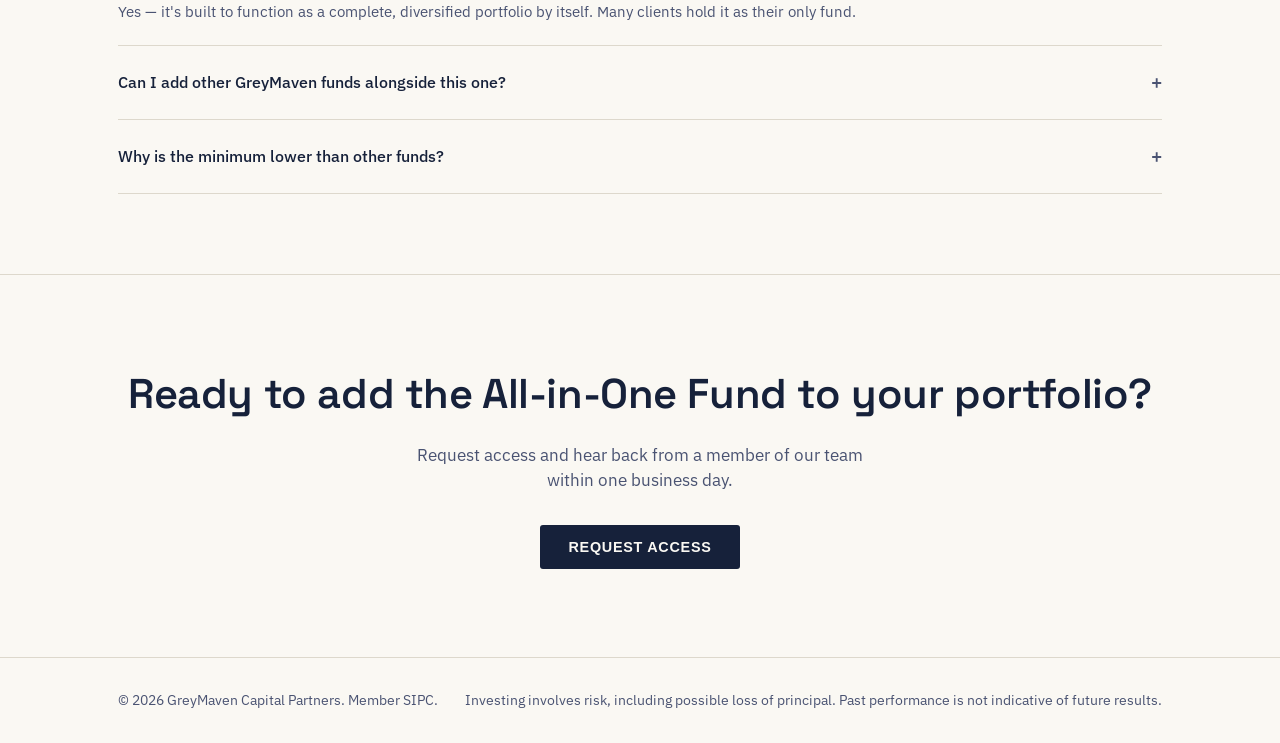
<file: all-in-one-fund.html>
<!DOCTYPE html>
<html lang="en">
<head>
<meta charset="UTF-8">
<meta name="viewport" content="width=device-width, initial-scale=1.0">
<title>All-in-One Fund — GreyMaven Capital Partners</title>
<link rel="preconnect" href="https://fonts.googleapis.com">
<link href="https://fonts.googleapis.com/css2?family=Space+Grotesk:wght@400;500;600;700&family=IBM+Plex+Sans:wght@400;500;600&family=IBM+Plex+Serif:wght@500;600&family=IBM+Plex+Mono:wght@400;500&display=swap" rel="stylesheet">
<link rel="stylesheet" href="css/style.css">
</head>
<body>

<div class="top-bar">
  <div class="wrap">
    <span>SEC Registered Investment Adviser · Member SIPC</span>
    <span>Client Login</span>
  </div>
</div>

<header>
  <nav class="wrap">
    <div class="logo">
      
      <a class="logo-name" href="/">GreyMaven</a>

      
    </div>
    <div class="nav-links">
      <a href="/#strategies">Funds</a>
      <a href="/#approach">Approach</a>
      <a href="/#positioning">Who We Serve</a>
      <a href="/#fees">Fee Structure</a>
      <a href="/#faq">Insights</a>
    </div>
    <a href="/contact-us" class="nav-cta">Request Access</a>
  </nav>
</header>

<section class="fund-hero">
  <div class="wrap">
    <div class="breadcrumb"><a href="index.html">Strategies</a> &nbsp;/&nbsp; All-in-One Fund</div>
    <div class="fund-hero-top">
      <div>
        <div class="eyebrow">Balanced</div>
        <h1>All-in-One Fund</h1>
        <p class="sub">A ready-made mix across stocks, bonds, and cash — one fund, professionally managed, for investors who don't want to build a portfolio themselves.</p>
      </div>
    </div>
    <div class="stat-grid">
      <div class="stat-cell highlight">
        <div class="stat-label">Target Return</div>
        <div class="stat-value">6.0%/yr</div>
      </div>
      <div class="stat-cell">
        <div class="stat-label">Risk Level</div>
        <div class="stat-value"><span class="risk-badge risk-low">Low–Moderate</span></div>
      </div>
      <div class="stat-cell">
        <div class="stat-label">Minimum Investment</div>
        <div class="stat-value">$5,000</div>
      </div>
      <div class="stat-cell">
        <div class="stat-label">Benchmark</div>
        <div class="stat-value" style="font-size: 1.05rem;">60/40 blended global index</div>
      </div>
    </div>
  </div>
</section>

<section class="fund-body">
  <div class="wrap fund-body-grid">
    <div class="fund-body-text">
      <h2>Strategy overview</h2>
      <p>The All-in-One Fund combines equities, bonds, and cash in a single, professionally managed allocation — built for investors who want a complete strategy without holding five different funds.</p>
      <p>It's the lowest-minimum, most accessible entry point into GreyMaven's institutional-style approach, and the fund most new clients start with before adding satellite positions like our Digital Assets or Property Income funds.</p>
      <h3>Built for the account in between</h3>
      <p>Target-date and balanced retail funds exist, but are often generic and rarely actively adjusted. This fund is actively rebalanced with the same discipline as our single-asset-class strategies, just blended into one holding — at the lowest minimum we offer.</p>

      <h3>Portfolio allocation</h3>
      <div class="allocation-list">
        <div class="allocation-item">
          <div class="allocation-top"><span>Global Equities</span><span class="pct mono">55%</span></div>
          <div class="allocation-bar-track"><div class="allocation-bar-fill" style="width:55%;"></div></div>
        </div>
        <div class="allocation-item">
          <div class="allocation-top"><span>Bonds</span><span class="pct mono">35%</span></div>
          <div class="allocation-bar-track"><div class="allocation-bar-fill" style="width:35%;"></div></div>
        </div>
        <div class="allocation-item">
          <div class="allocation-top"><span>Cash &amp; Equivalents</span><span class="pct mono">10%</span></div>
          <div class="allocation-bar-track"><div class="allocation-bar-fill" style="width:10%;"></div></div>
        </div>
      </div>
    </div>

    <div>
      <div class="side-card">
        <h3>Fund Facts</h3>
        <div class="side-row"><span>Minimum investment</span><span class="val">$5,000</span></div>
        <div class="side-row"><span>Management fee</span><span class="val">0.25% flat</span></div>
        <div class="side-row"><span>Performance fee</span><span class="val">None</span></div>
        <div class="side-row"><span>Lock-up period</span><span class="val">None</span></div>
        <div class="side-row"><span>Rebalancing</span><span class="val">Quarterly</span></div>
        <div class="side-row"><span>Custodian</span><span class="val">SIPC insured</span></div>
      </div>
      <div class="side-card">
        <h3>Who this fund fits</h3>
        <p style="font-size: 0.92rem; color: var(--ink-soft);">Investors who want one fund to hold as a complete portfolio, or who are new to investing and want a straightforward starting point.</p>
      </div>
    </div>
  </div>
</section>

<section class="faq-section">
  <div class="wrap">
    <div class="section-head">
      <h2>Fund-specific questions</h2>
    </div>
    <div class="faq-list">
      <div class="faq-item open">
        <div class="faq-q"><span>Is this fund enough on its own?</span><span class="icon">+</span></div>
        <div class="faq-a">Yes — it's built to function as a complete, diversified portfolio by itself. Many clients hold it as their only fund.</div>
      </div>
      <div class="faq-item">
        <div class="faq-q"><span>Can I add other GreyMaven funds alongside this one?</span><span class="icon">+</span></div>
        <div class="faq-a">Yes. Many clients start here, then add a satellite position like the Digital Assets or Property Income Fund as their account grows.</div>
      </div>
      <div class="faq-item">
        <div class="faq-q"><span>Why is the minimum lower than other funds?</span><span class="icon">+</span></div>
        <div class="faq-a">It's designed as the accessible entry point into GreyMaven's approach, so we set the lowest minimum across our fund lineup.</div>
      </div>
    </div>
  </div>
</section>

<section class="cta-section">
  <div class="wrap">
    <h2>Ready to add the All-in-One Fund to your portfolio?</h2>
    <p>Request access and hear back from a member of our team within one business day.</p>
    <button class="btn-primary">Request Access</button>
  </div>
</section>

<footer>
  <div class="wrap footer-inner">
    <span>© 2026 GreyMaven Capital Partners. Member SIPC.</span>
    <span>Investing involves risk, including possible loss of principal. Past performance is not indicative of future results.</span>
  </div>
</footer>

<script>
  document.querySelectorAll('.faq-q').forEach(q => {
    q.addEventListener('click', () => {
      const item = q.parentElement;
      const wasOpen = item.classList.contains('open');
      document.querySelectorAll('.faq-item').forEach(i => i.classList.remove('open'));
      if (!wasOpen) item.classList.add('open');
    });
  });
</script>

</body>
</html>
</file>
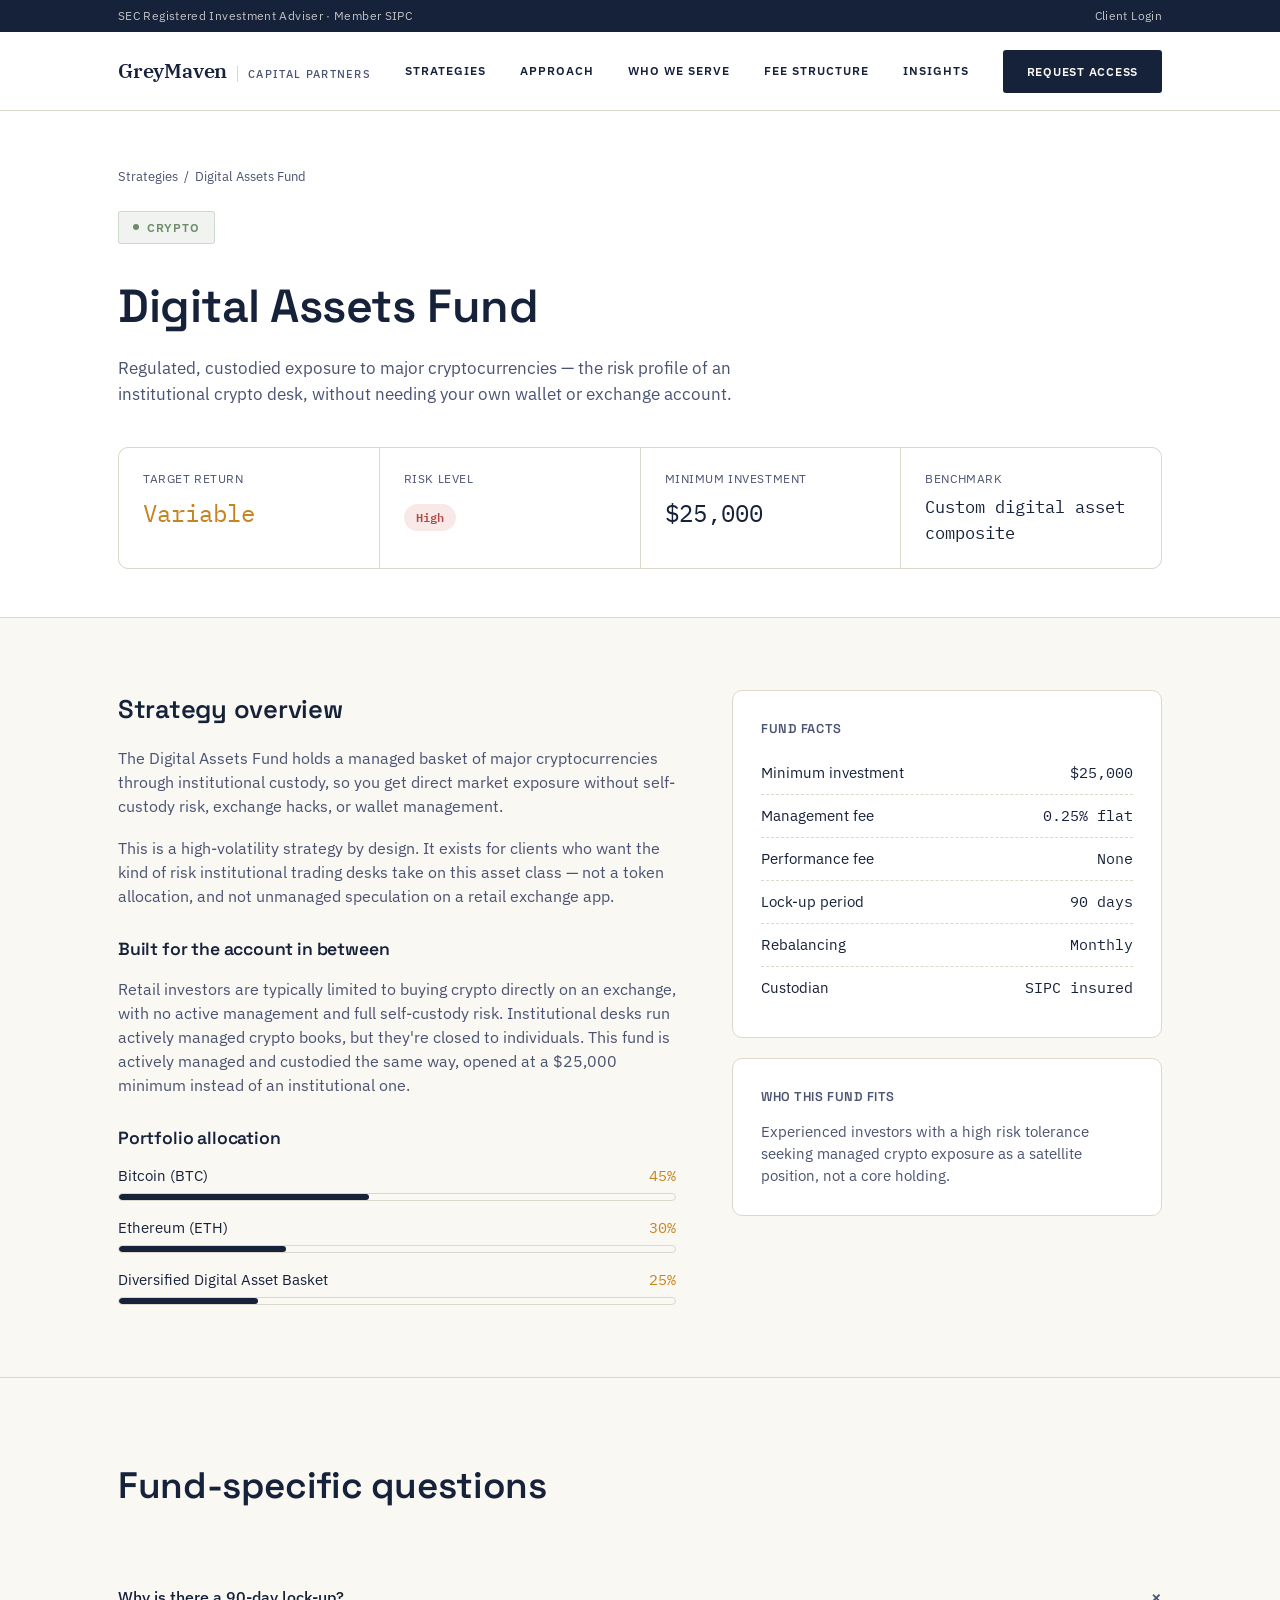
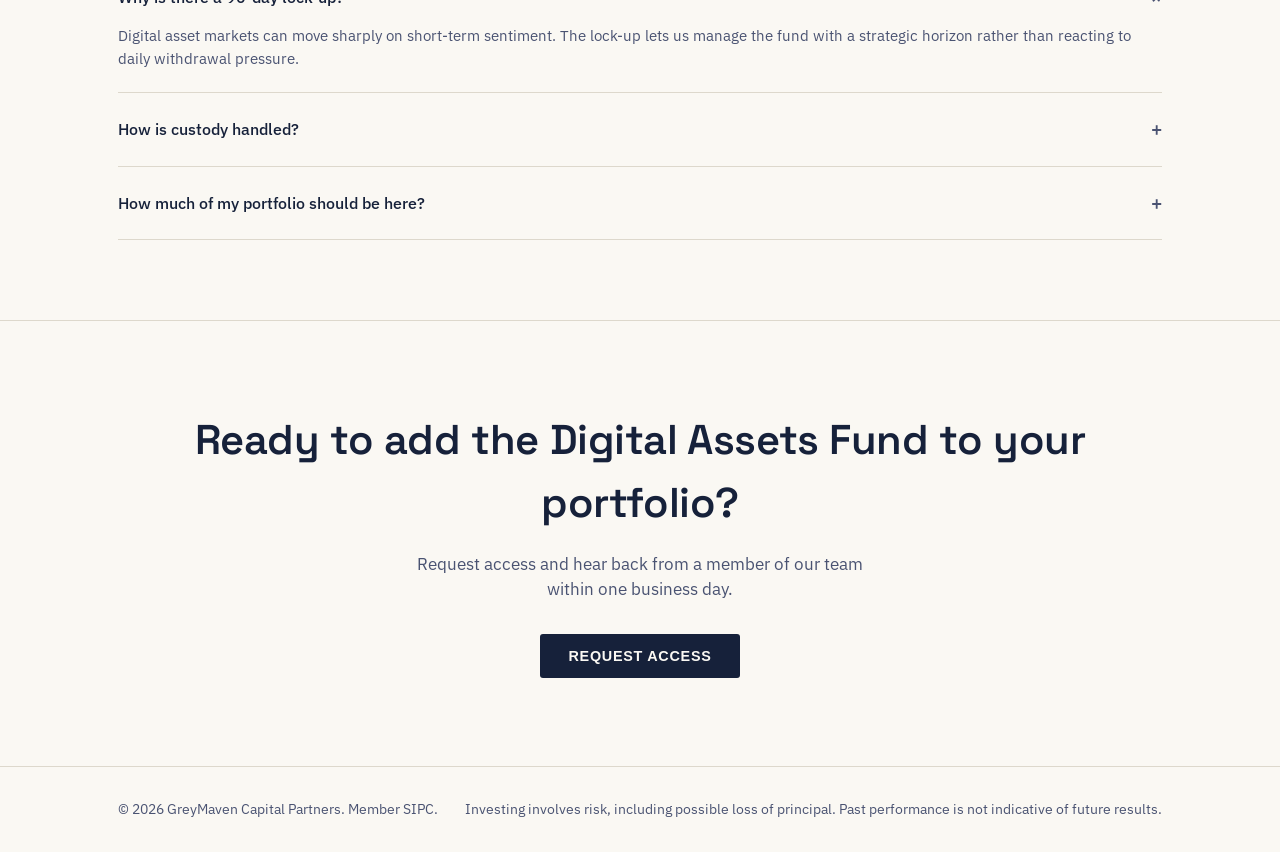
<file: crypto-fund.html>
<!DOCTYPE html>
<html lang="en">
<head>
<meta charset="UTF-8">
<meta name="viewport" content="width=device-width, initial-scale=1.0">
<title>Digital Assets Fund — GreyMaven Capital Partners</title>
<link rel="preconnect" href="https://fonts.googleapis.com">
<link href="https://fonts.googleapis.com/css2?family=Space+Grotesk:wght@400;500;600;700&family=IBM+Plex+Sans:wght@400;500;600&family=IBM+Plex+Serif:wght@500;600&family=IBM+Plex+Mono:wght@400;500&display=swap" rel="stylesheet">
<link rel="stylesheet" href="css/style.css">
</head>
<body>

<div class="top-bar">
  <div class="wrap">
    <span>SEC Registered Investment Adviser · Member SIPC</span>
    <span>Client Login</span>
  </div>
</div>

<header>
  <nav class="wrap">
    <div class="logo">
      <span class="logo-name">GreyMaven</span>
      <span class="logo-sub">Capital Partners</span>
    </div>
    <div class="nav-links">
      <a href="index.html#strategies">Strategies</a>
      <a href="index.html#approach">Approach</a>
      <a href="index.html#positioning">Who We Serve</a>
      <a href="index.html#fees">Fee Structure</a>
      <a href="index.html#faq">Insights</a>
    </div>
    <a href="#" class="nav-cta">Request Access</a>
  </nav>
</header>

<section class="fund-hero">
  <div class="wrap">
    <div class="breadcrumb"><a href="index.html">Strategies</a> &nbsp;/&nbsp; Digital Assets Fund</div>
    <div class="fund-hero-top">
      <div>
        <div class="eyebrow">Crypto</div>
        <h1>Digital Assets Fund</h1>
        <p class="sub">Regulated, custodied exposure to major cryptocurrencies — the risk profile of an institutional crypto desk, without needing your own wallet or exchange account.</p>
      </div>
    </div>
    <div class="stat-grid">
      <div class="stat-cell highlight">
        <div class="stat-label">Target Return</div>
        <div class="stat-value">Variable</div>
      </div>
      <div class="stat-cell">
        <div class="stat-label">Risk Level</div>
        <div class="stat-value"><span class="risk-badge risk-high">High</span></div>
      </div>
      <div class="stat-cell">
        <div class="stat-label">Minimum Investment</div>
        <div class="stat-value">$25,000</div>
      </div>
      <div class="stat-cell">
        <div class="stat-label">Benchmark</div>
        <div class="stat-value" style="font-size: 1.05rem;">Custom digital asset composite</div>
      </div>
    </div>
  </div>
</section>

<section class="fund-body">
  <div class="wrap fund-body-grid">
    <div class="fund-body-text">
      <h2>Strategy overview</h2>
      <p>The Digital Assets Fund holds a managed basket of major cryptocurrencies through institutional custody, so you get direct market exposure without self-custody risk, exchange hacks, or wallet management.</p>
      <p>This is a high-volatility strategy by design. It exists for clients who want the kind of risk institutional trading desks take on this asset class — not a token allocation, and not unmanaged speculation on a retail exchange app.</p>
      <h3>Built for the account in between</h3>
      <p>Retail investors are typically limited to buying crypto directly on an exchange, with no active management and full self-custody risk. Institutional desks run actively managed crypto books, but they're closed to individuals. This fund is actively managed and custodied the same way, opened at a $25,000 minimum instead of an institutional one.</p>

      <h3>Portfolio allocation</h3>
      <div class="allocation-list">
        <div class="allocation-item">
          <div class="allocation-top"><span>Bitcoin (BTC)</span><span class="pct mono">45%</span></div>
          <div class="allocation-bar-track"><div class="allocation-bar-fill" style="width:45%;"></div></div>
        </div>
        <div class="allocation-item">
          <div class="allocation-top"><span>Ethereum (ETH)</span><span class="pct mono">30%</span></div>
          <div class="allocation-bar-track"><div class="allocation-bar-fill" style="width:30%;"></div></div>
        </div>
        <div class="allocation-item">
          <div class="allocation-top"><span>Diversified Digital Asset Basket</span><span class="pct mono">25%</span></div>
          <div class="allocation-bar-track"><div class="allocation-bar-fill" style="width:25%;"></div></div>
        </div>
      </div>
    </div>

    <div>
      <div class="side-card">
        <h3>Fund Facts</h3>
        <div class="side-row"><span>Minimum investment</span><span class="val">$25,000</span></div>
        <div class="side-row"><span>Management fee</span><span class="val">0.25% flat</span></div>
        <div class="side-row"><span>Performance fee</span><span class="val">None</span></div>
        <div class="side-row"><span>Lock-up period</span><span class="val">90 days</span></div>
        <div class="side-row"><span>Rebalancing</span><span class="val">Monthly</span></div>
        <div class="side-row"><span>Custodian</span><span class="val">SIPC insured</span></div>
      </div>
      <div class="side-card">
        <h3>Who this fund fits</h3>
        <p style="font-size: 0.92rem; color: var(--ink-soft);">Experienced investors with a high risk tolerance seeking managed crypto exposure as a satellite position, not a core holding.</p>
      </div>
    </div>
  </div>
</section>

<section class="faq-section">
  <div class="wrap">
    <div class="section-head">
      <h2>Fund-specific questions</h2>
    </div>
    <div class="faq-list">
      <div class="faq-item open">
        <div class="faq-q"><span>Why is there a 90-day lock-up?</span><span class="icon">+</span></div>
        <div class="faq-a">Digital asset markets can move sharply on short-term sentiment. The lock-up lets us manage the fund with a strategic horizon rather than reacting to daily withdrawal pressure.</div>
      </div>
      <div class="faq-item">
        <div class="faq-q"><span>How is custody handled?</span><span class="icon">+</span></div>
        <div class="faq-a">Assets are held with a regulated institutional digital asset custodian — you never manage a private key or wallet directly.</div>
      </div>
      <div class="faq-item">
        <div class="faq-q"><span>How much of my portfolio should be here?</span><span class="icon">+</span></div>
        <div class="faq-a">We generally discuss this fund as a smaller, higher-risk allocation alongside more conservative holdings — never as your only fund.</div>
      </div>
    </div>
  </div>
</section>

<section class="cta-section">
  <div class="wrap">
    <h2>Ready to add the Digital Assets Fund to your portfolio?</h2>
    <p>Request access and hear back from a member of our team within one business day.</p>
    <button class="btn-primary">Request Access</button>
  </div>
</section>

<footer>
  <div class="wrap footer-inner">
    <span>© 2026 GreyMaven Capital Partners. Member SIPC.</span>
    <span>Investing involves risk, including possible loss of principal. Past performance is not indicative of future results.</span>
  </div>
</footer>

<script>
  document.querySelectorAll('.faq-q').forEach(q => {
    q.addEventListener('click', () => {
      const item = q.parentElement;
      const wasOpen = item.classList.contains('open');
      document.querySelectorAll('.faq-item').forEach(i => i.classList.remove('open'));
      if (!wasOpen) item.classList.add('open');
    });
  });
</script>

</body>
</html>
</file>
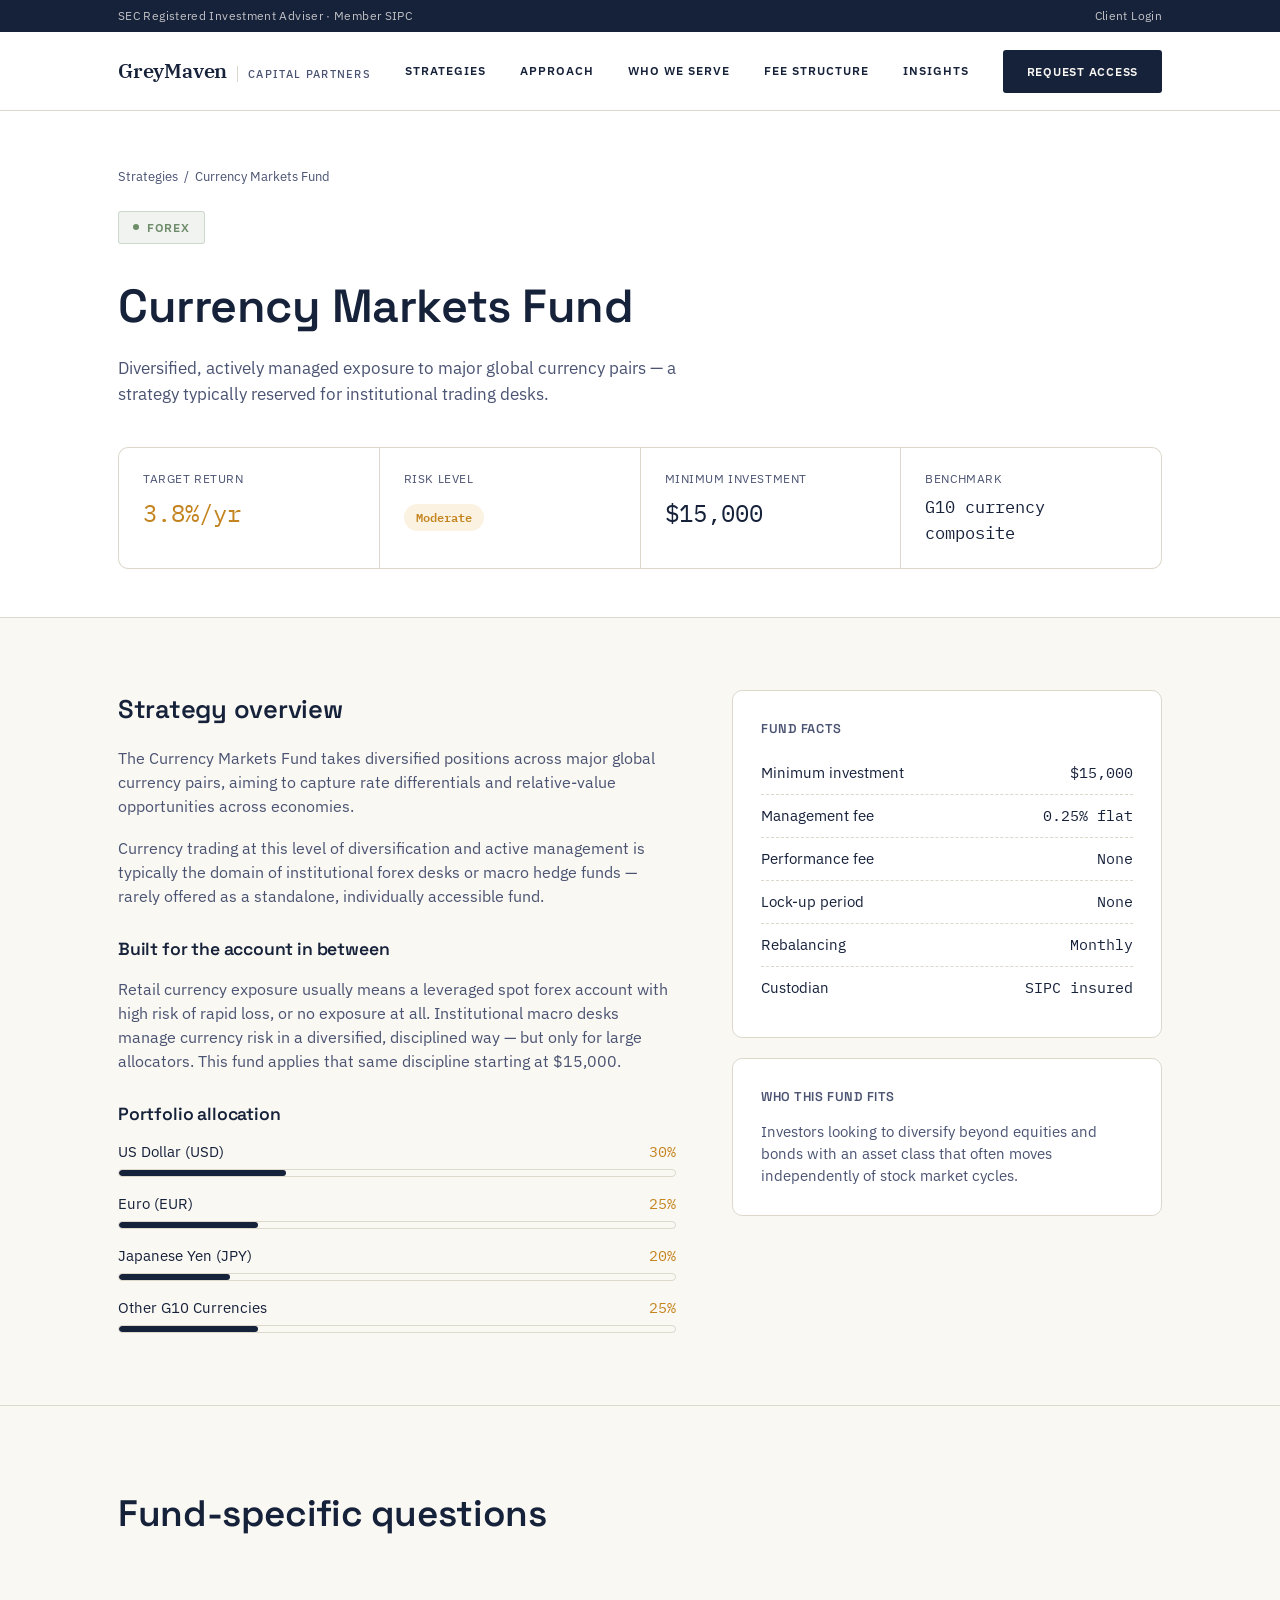
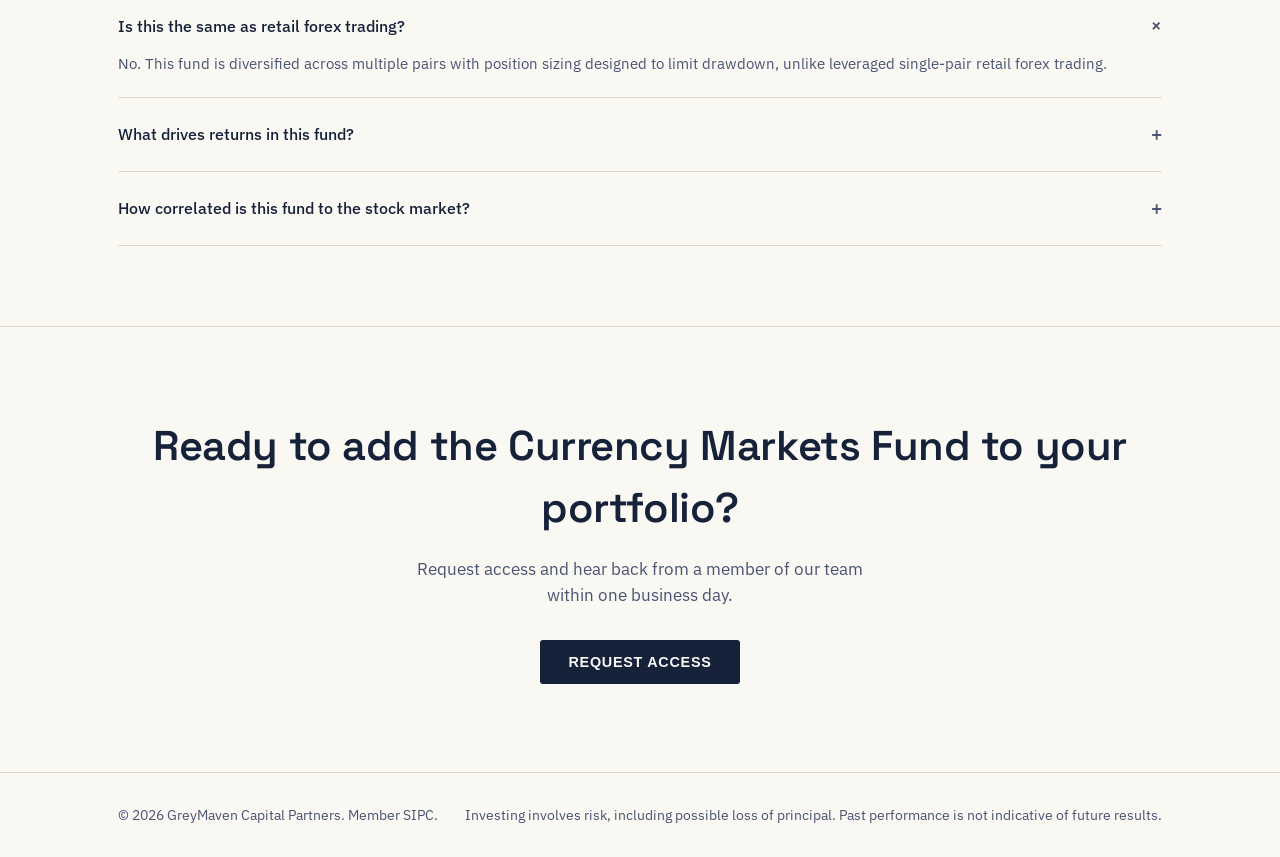
<file: currency-markets-fund.html>
<!DOCTYPE html>
<html lang="en">
<head>
<meta charset="UTF-8">
<meta name="viewport" content="width=device-width, initial-scale=1.0">
<title>Currency Markets Fund — GreyMaven Capital Partners</title>
<link rel="preconnect" href="https://fonts.googleapis.com">
<link href="https://fonts.googleapis.com/css2?family=Space+Grotesk:wght@400;500;600;700&family=IBM+Plex+Sans:wght@400;500;600&family=IBM+Plex+Serif:wght@500;600&family=IBM+Plex+Mono:wght@400;500&display=swap" rel="stylesheet">
<link rel="stylesheet" href="css/style.css">
</head>
<body>

<div class="top-bar">
  <div class="wrap">
    <span>SEC Registered Investment Adviser · Member SIPC</span>
    <span>Client Login</span>
  </div>
</div>

<header>
  <nav class="wrap">
    <div class="logo">
      <span class="logo-name">GreyMaven</span>
      <span class="logo-sub">Capital Partners</span>
    </div>
    <div class="nav-links">
      <a href="index.html#strategies">Strategies</a>
      <a href="index.html#approach">Approach</a>
      <a href="index.html#positioning">Who We Serve</a>
      <a href="index.html#fees">Fee Structure</a>
      <a href="index.html#faq">Insights</a>
    </div>
    <a href="#" class="nav-cta">Request Access</a>
  </nav>
</header>

<section class="fund-hero">
  <div class="wrap">
    <div class="breadcrumb"><a href="index.html">Strategies</a> &nbsp;/&nbsp; Currency Markets Fund</div>
    <div class="fund-hero-top">
      <div>
        <div class="eyebrow">Forex</div>
        <h1>Currency Markets Fund</h1>
        <p class="sub">Diversified, actively managed exposure to major global currency pairs — a strategy typically reserved for institutional trading desks.</p>
      </div>
    </div>
    <div class="stat-grid">
      <div class="stat-cell highlight">
        <div class="stat-label">Target Return</div>
        <div class="stat-value">3.8%/yr</div>
      </div>
      <div class="stat-cell">
        <div class="stat-label">Risk Level</div>
        <div class="stat-value"><span class="risk-badge risk-moderate">Moderate</span></div>
      </div>
      <div class="stat-cell">
        <div class="stat-label">Minimum Investment</div>
        <div class="stat-value">$15,000</div>
      </div>
      <div class="stat-cell">
        <div class="stat-label">Benchmark</div>
        <div class="stat-value" style="font-size: 1.05rem;">G10 currency composite</div>
      </div>
    </div>
  </div>
</section>

<section class="fund-body">
  <div class="wrap fund-body-grid">
    <div class="fund-body-text">
      <h2>Strategy overview</h2>
      <p>The Currency Markets Fund takes diversified positions across major global currency pairs, aiming to capture rate differentials and relative-value opportunities across economies.</p>
      <p>Currency trading at this level of diversification and active management is typically the domain of institutional forex desks or macro hedge funds — rarely offered as a standalone, individually accessible fund.</p>
      <h3>Built for the account in between</h3>
      <p>Retail currency exposure usually means a leveraged spot forex account with high risk of rapid loss, or no exposure at all. Institutional macro desks manage currency risk in a diversified, disciplined way — but only for large allocators. This fund applies that same discipline starting at $15,000.</p>

      <h3>Portfolio allocation</h3>
      <div class="allocation-list">
        <div class="allocation-item">
          <div class="allocation-top"><span>US Dollar (USD)</span><span class="pct mono">30%</span></div>
          <div class="allocation-bar-track"><div class="allocation-bar-fill" style="width:30%;"></div></div>
        </div>
        <div class="allocation-item">
          <div class="allocation-top"><span>Euro (EUR)</span><span class="pct mono">25%</span></div>
          <div class="allocation-bar-track"><div class="allocation-bar-fill" style="width:25%;"></div></div>
        </div>
        <div class="allocation-item">
          <div class="allocation-top"><span>Japanese Yen (JPY)</span><span class="pct mono">20%</span></div>
          <div class="allocation-bar-track"><div class="allocation-bar-fill" style="width:20%;"></div></div>
        </div>
        <div class="allocation-item">
          <div class="allocation-top"><span>Other G10 Currencies</span><span class="pct mono">25%</span></div>
          <div class="allocation-bar-track"><div class="allocation-bar-fill" style="width:25%;"></div></div>
        </div>
      </div>
    </div>

    <div>
      <div class="side-card">
        <h3>Fund Facts</h3>
        <div class="side-row"><span>Minimum investment</span><span class="val">$15,000</span></div>
        <div class="side-row"><span>Management fee</span><span class="val">0.25% flat</span></div>
        <div class="side-row"><span>Performance fee</span><span class="val">None</span></div>
        <div class="side-row"><span>Lock-up period</span><span class="val">None</span></div>
        <div class="side-row"><span>Rebalancing</span><span class="val">Monthly</span></div>
        <div class="side-row"><span>Custodian</span><span class="val">SIPC insured</span></div>
      </div>
      <div class="side-card">
        <h3>Who this fund fits</h3>
        <p style="font-size: 0.92rem; color: var(--ink-soft);">Investors looking to diversify beyond equities and bonds with an asset class that often moves independently of stock market cycles.</p>
      </div>
    </div>
  </div>
</section>

<section class="faq-section">
  <div class="wrap">
    <div class="section-head">
      <h2>Fund-specific questions</h2>
    </div>
    <div class="faq-list">
      <div class="faq-item open">
        <div class="faq-q"><span>Is this the same as retail forex trading?</span><span class="icon">+</span></div>
        <div class="faq-a">No. This fund is diversified across multiple pairs with position sizing designed to limit drawdown, unlike leveraged single-pair retail forex trading.</div>
      </div>
      <div class="faq-item">
        <div class="faq-q"><span>What drives returns in this fund?</span><span class="icon">+</span></div>
        <div class="faq-a">Interest-rate differentials between currencies and relative-value positioning based on macroeconomic conditions.</div>
      </div>
      <div class="faq-item">
        <div class="faq-q"><span>How correlated is this fund to the stock market?</span><span class="icon">+</span></div>
        <div class="faq-a">Currency markets historically show low correlation to equities, which is part of why clients use this fund for diversification.</div>
      </div>
    </div>
  </div>
</section>

<section class="cta-section">
  <div class="wrap">
    <h2>Ready to add the Currency Markets Fund to your portfolio?</h2>
    <p>Request access and hear back from a member of our team within one business day.</p>
    <button class="btn-primary">Request Access</button>
  </div>
</section>

<footer>
  <div class="wrap footer-inner">
    <span>© 2026 GreyMaven Capital Partners. Member SIPC.</span>
    <span>Investing involves risk, including possible loss of principal. Past performance is not indicative of future results.</span>
  </div>
</footer>

<script>
  document.querySelectorAll('.faq-q').forEach(q => {
    q.addEventListener('click', () => {
      const item = q.parentElement;
      const wasOpen = item.classList.contains('open');
      document.querySelectorAll('.faq-item').forEach(i => i.classList.remove('open'));
      if (!wasOpen) item.classList.add('open');
    });
  });
</script>

</body>
</html>
</file>
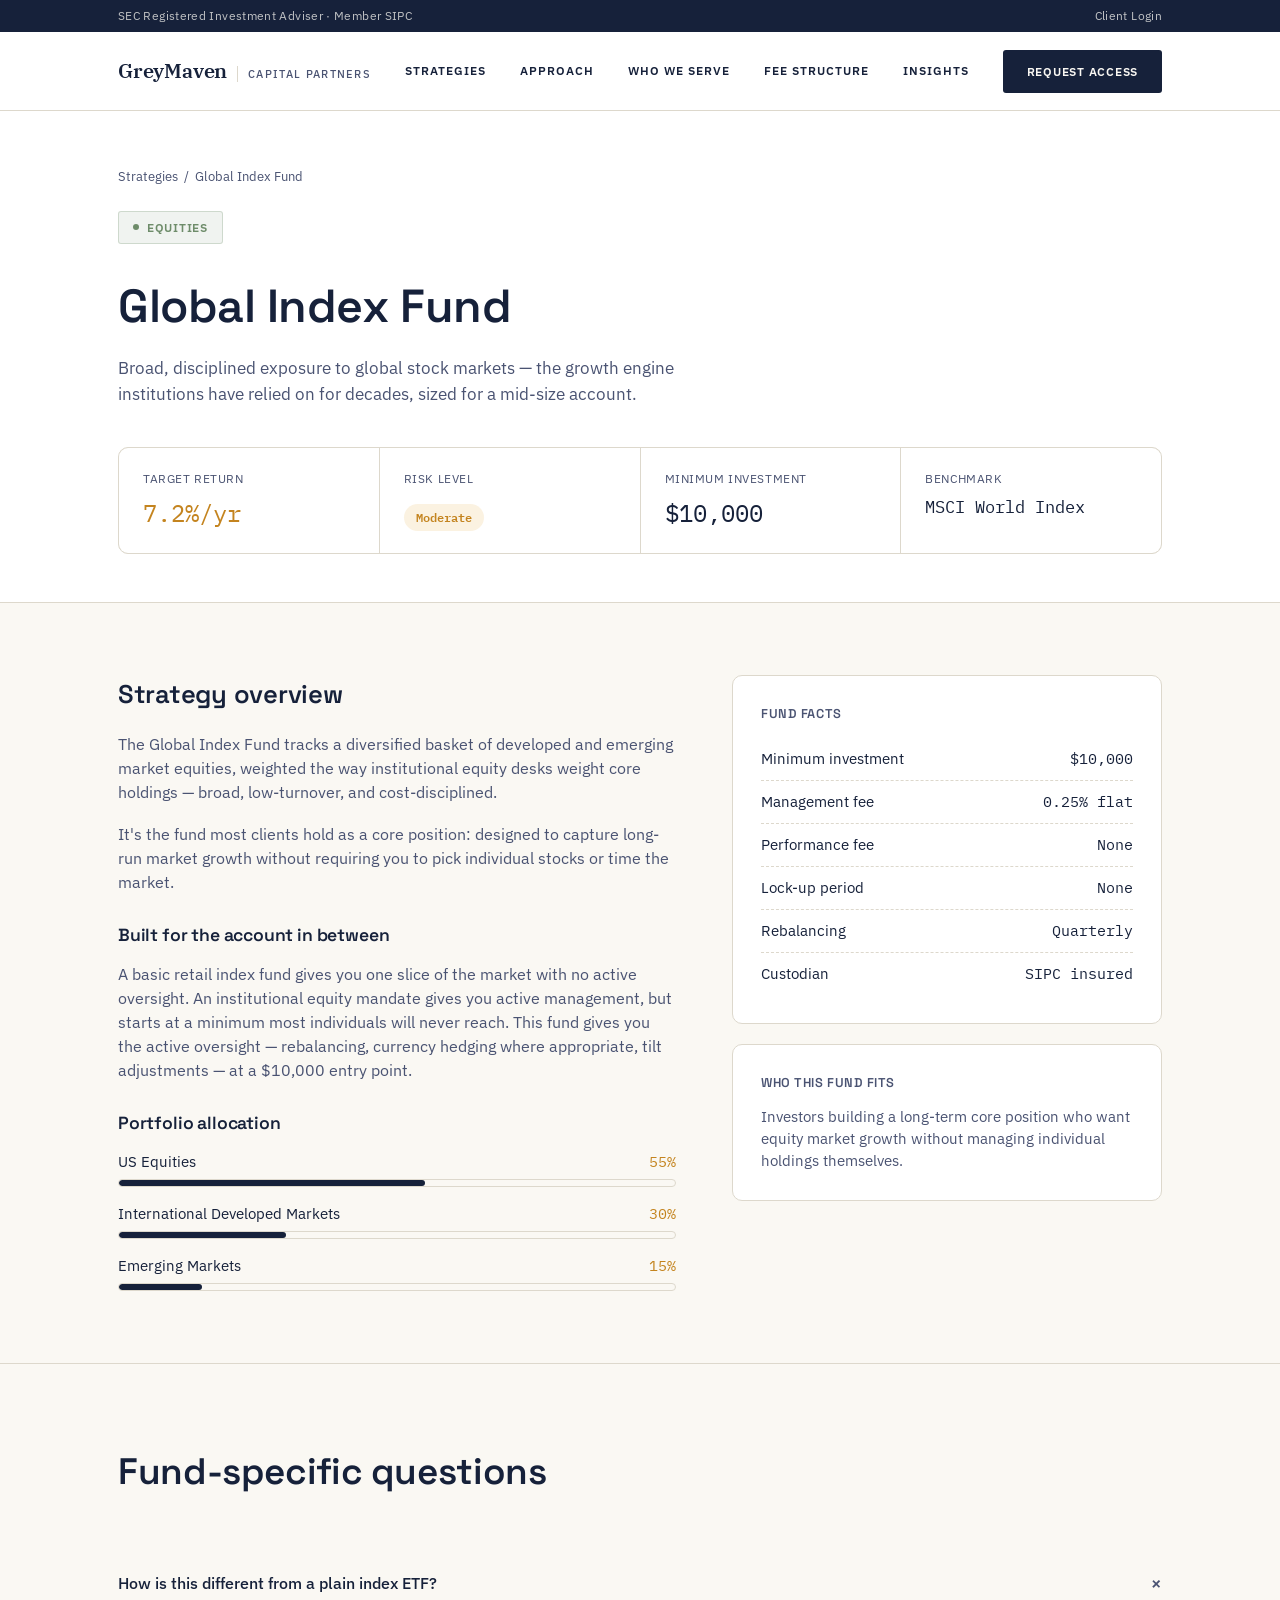
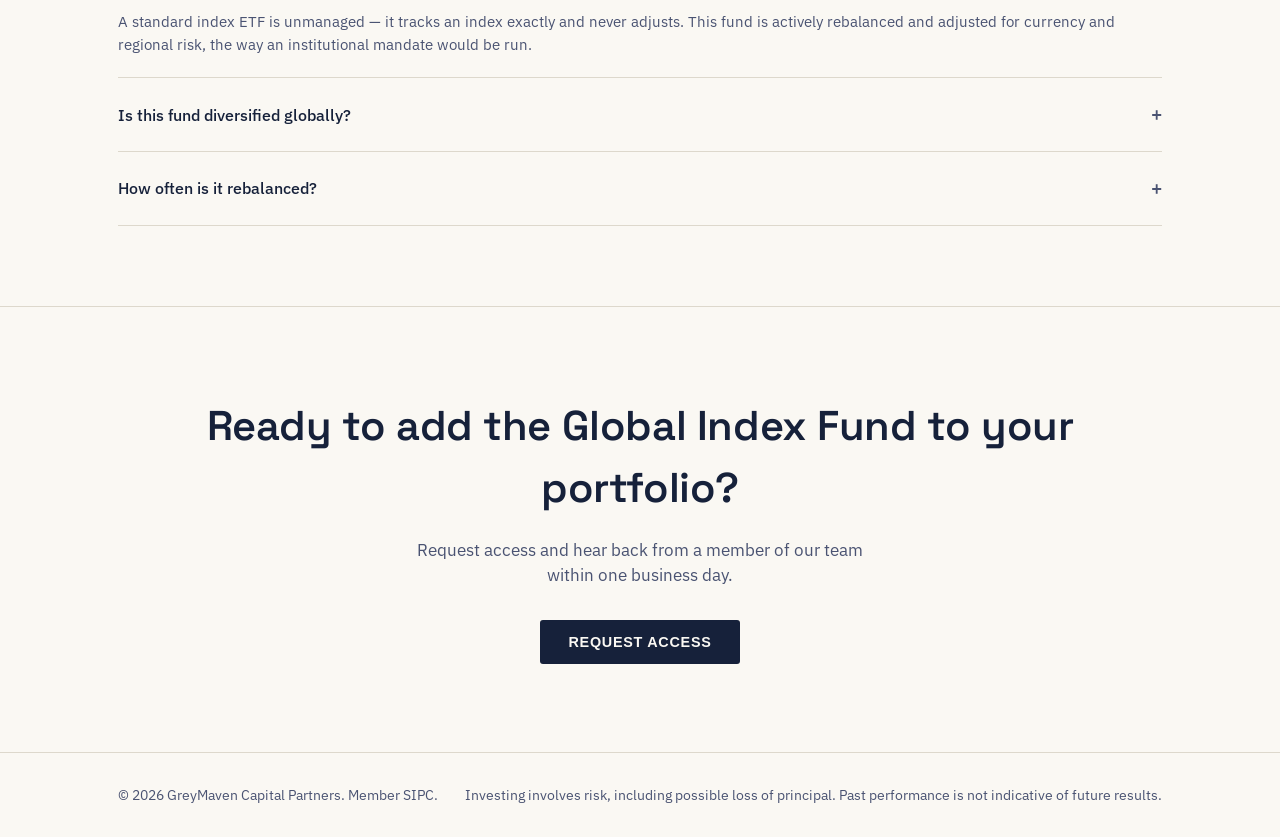
<file: global-index-fund.html>
<!DOCTYPE html>
<html lang="en">
<head>
<meta charset="UTF-8">
<meta name="viewport" content="width=device-width, initial-scale=1.0">
<title>Global Index Fund — GreyMaven Capital Partners</title>
<link rel="preconnect" href="https://fonts.googleapis.com">
<link href="https://fonts.googleapis.com/css2?family=Space+Grotesk:wght@400;500;600;700&family=IBM+Plex+Sans:wght@400;500;600&family=IBM+Plex+Serif:wght@500;600&family=IBM+Plex+Mono:wght@400;500&display=swap" rel="stylesheet">
<link rel="stylesheet" href="css/style.css">
</head>
<body>

<div class="top-bar">
  <div class="wrap">
    <span>SEC Registered Investment Adviser · Member SIPC</span>
    <span>Client Login</span>
  </div>
</div>

<header>
  <nav class="wrap">
    <div class="logo">
      <span class="logo-name">GreyMaven</span>
      <span class="logo-sub">Capital Partners</span>
    </div>
    <div class="nav-links">
      <a href="index.html#strategies">Strategies</a>
      <a href="index.html#approach">Approach</a>
      <a href="index.html#positioning">Who We Serve</a>
      <a href="index.html#fees">Fee Structure</a>
      <a href="index.html#faq">Insights</a>
    </div>
    <a href="#" class="nav-cta">Request Access</a>
  </nav>
</header>

<section class="fund-hero">
  <div class="wrap">
    <div class="breadcrumb"><a href="index.html">Strategies</a> &nbsp;/&nbsp; Global Index Fund</div>
    <div class="fund-hero-top">
      <div>
        <div class="eyebrow">Equities</div>
        <h1>Global Index Fund</h1>
        <p class="sub">Broad, disciplined exposure to global stock markets — the growth engine institutions have relied on for decades, sized for a mid-size account.</p>
      </div>
    </div>
    <div class="stat-grid">
      <div class="stat-cell highlight">
        <div class="stat-label">Target Return</div>
        <div class="stat-value">7.2%/yr</div>
      </div>
      <div class="stat-cell">
        <div class="stat-label">Risk Level</div>
        <div class="stat-value"><span class="risk-badge risk-moderate">Moderate</span></div>
      </div>
      <div class="stat-cell">
        <div class="stat-label">Minimum Investment</div>
        <div class="stat-value">$10,000</div>
      </div>
      <div class="stat-cell">
        <div class="stat-label">Benchmark</div>
        <div class="stat-value" style="font-size: 1.05rem;">MSCI World Index</div>
      </div>
    </div>
  </div>
</section>

<section class="fund-body">
  <div class="wrap fund-body-grid">
    <div class="fund-body-text">
      <h2>Strategy overview</h2>
      <p>The Global Index Fund tracks a diversified basket of developed and emerging market equities, weighted the way institutional equity desks weight core holdings — broad, low-turnover, and cost-disciplined.</p>
      <p>It's the fund most clients hold as a core position: designed to capture long-run market growth without requiring you to pick individual stocks or time the market.</p>
      <h3>Built for the account in between</h3>
      <p>A basic retail index fund gives you one slice of the market with no active oversight. An institutional equity mandate gives you active management, but starts at a minimum most individuals will never reach. This fund gives you the active oversight — rebalancing, currency hedging where appropriate, tilt adjustments — at a $10,000 entry point.</p>

      <h3>Portfolio allocation</h3>
      <div class="allocation-list">
        <div class="allocation-item">
          <div class="allocation-top"><span>US Equities</span><span class="pct mono">55%</span></div>
          <div class="allocation-bar-track"><div class="allocation-bar-fill" style="width:55%;"></div></div>
        </div>
        <div class="allocation-item">
          <div class="allocation-top"><span>International Developed Markets</span><span class="pct mono">30%</span></div>
          <div class="allocation-bar-track"><div class="allocation-bar-fill" style="width:30%;"></div></div>
        </div>
        <div class="allocation-item">
          <div class="allocation-top"><span>Emerging Markets</span><span class="pct mono">15%</span></div>
          <div class="allocation-bar-track"><div class="allocation-bar-fill" style="width:15%;"></div></div>
        </div>
      </div>
    </div>

    <div>
      <div class="side-card">
        <h3>Fund Facts</h3>
        <div class="side-row"><span>Minimum investment</span><span class="val">$10,000</span></div>
        <div class="side-row"><span>Management fee</span><span class="val">0.25% flat</span></div>
        <div class="side-row"><span>Performance fee</span><span class="val">None</span></div>
        <div class="side-row"><span>Lock-up period</span><span class="val">None</span></div>
        <div class="side-row"><span>Rebalancing</span><span class="val">Quarterly</span></div>
        <div class="side-row"><span>Custodian</span><span class="val">SIPC insured</span></div>
      </div>
      <div class="side-card">
        <h3>Who this fund fits</h3>
        <p style="font-size: 0.92rem; color: var(--ink-soft);">Investors building a long-term core position who want equity market growth without managing individual holdings themselves.</p>
      </div>
    </div>
  </div>
</section>

<section class="faq-section">
  <div class="wrap">
    <div class="section-head">
      <h2>Fund-specific questions</h2>
    </div>
    <div class="faq-list">
      <div class="faq-item open">
        <div class="faq-q"><span>How is this different from a plain index ETF?</span><span class="icon">+</span></div>
        <div class="faq-a">A standard index ETF is unmanaged — it tracks an index exactly and never adjusts. This fund is actively rebalanced and adjusted for currency and regional risk, the way an institutional mandate would be run.</div>
      </div>
      <div class="faq-item">
        <div class="faq-q"><span>Is this fund diversified globally?</span><span class="icon">+</span></div>
        <div class="faq-a">Yes. Allocation spans US, international developed, and emerging markets to reduce single-region risk.</div>
      </div>
      <div class="faq-item">
        <div class="faq-q"><span>How often is it rebalanced?</span><span class="icon">+</span></div>
        <div class="faq-a">Quarterly, or sooner if allocations drift materially from target.</div>
      </div>
    </div>
  </div>
</section>

<section class="cta-section">
  <div class="wrap">
    <h2>Ready to add the Global Index Fund to your portfolio?</h2>
    <p>Request access and hear back from a member of our team within one business day.</p>
    <button class="btn-primary">Request Access</button>
  </div>
</section>

<footer>
  <div class="wrap footer-inner">
    <span>© 2026 GreyMaven Capital Partners. Member SIPC.</span>
    <span>Investing involves risk, including possible loss of principal. Past performance is not indicative of future results.</span>
  </div>
</footer>

<script>
  document.querySelectorAll('.faq-q').forEach(q => {
    q.addEventListener('click', () => {
      const item = q.parentElement;
      const wasOpen = item.classList.contains('open');
      document.querySelectorAll('.faq-item').forEach(i => i.classList.remove('open'));
      if (!wasOpen) item.classList.add('open');
    });
  });
</script>

</body>
</html>
</file>
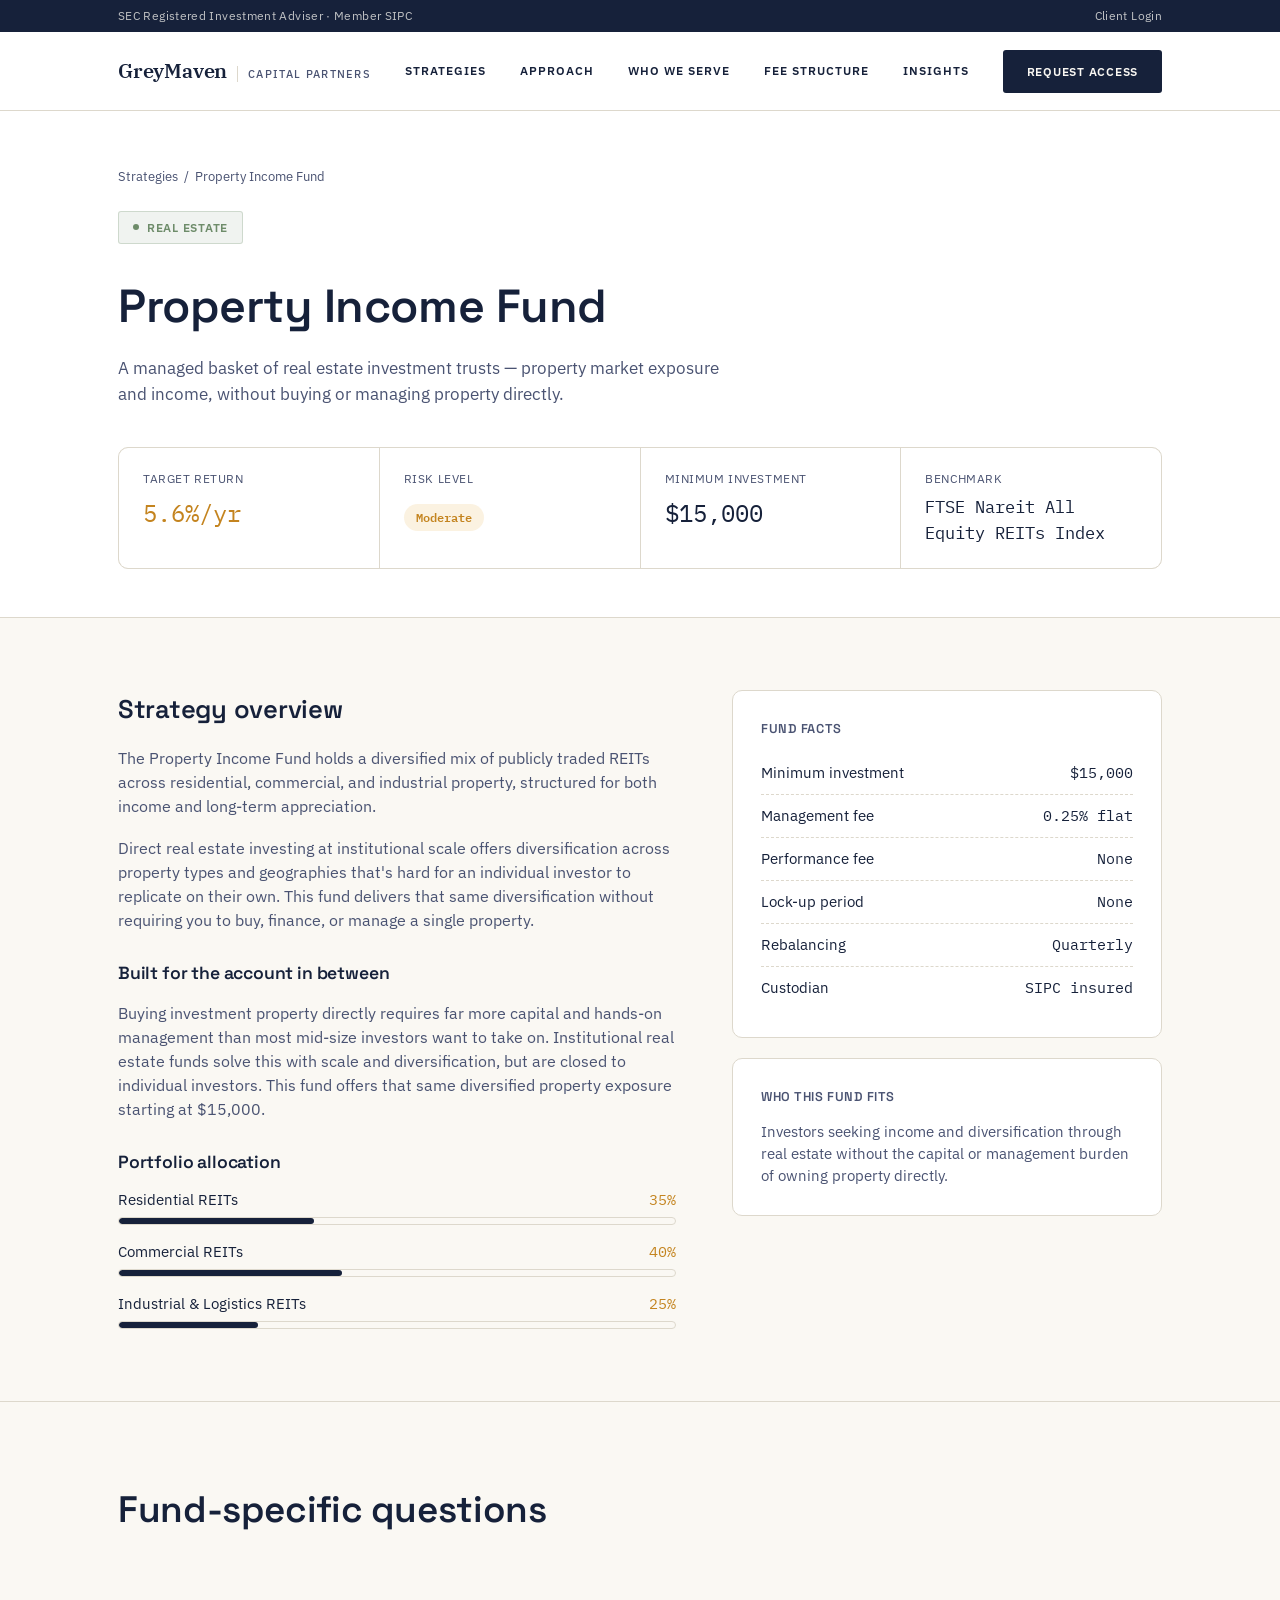
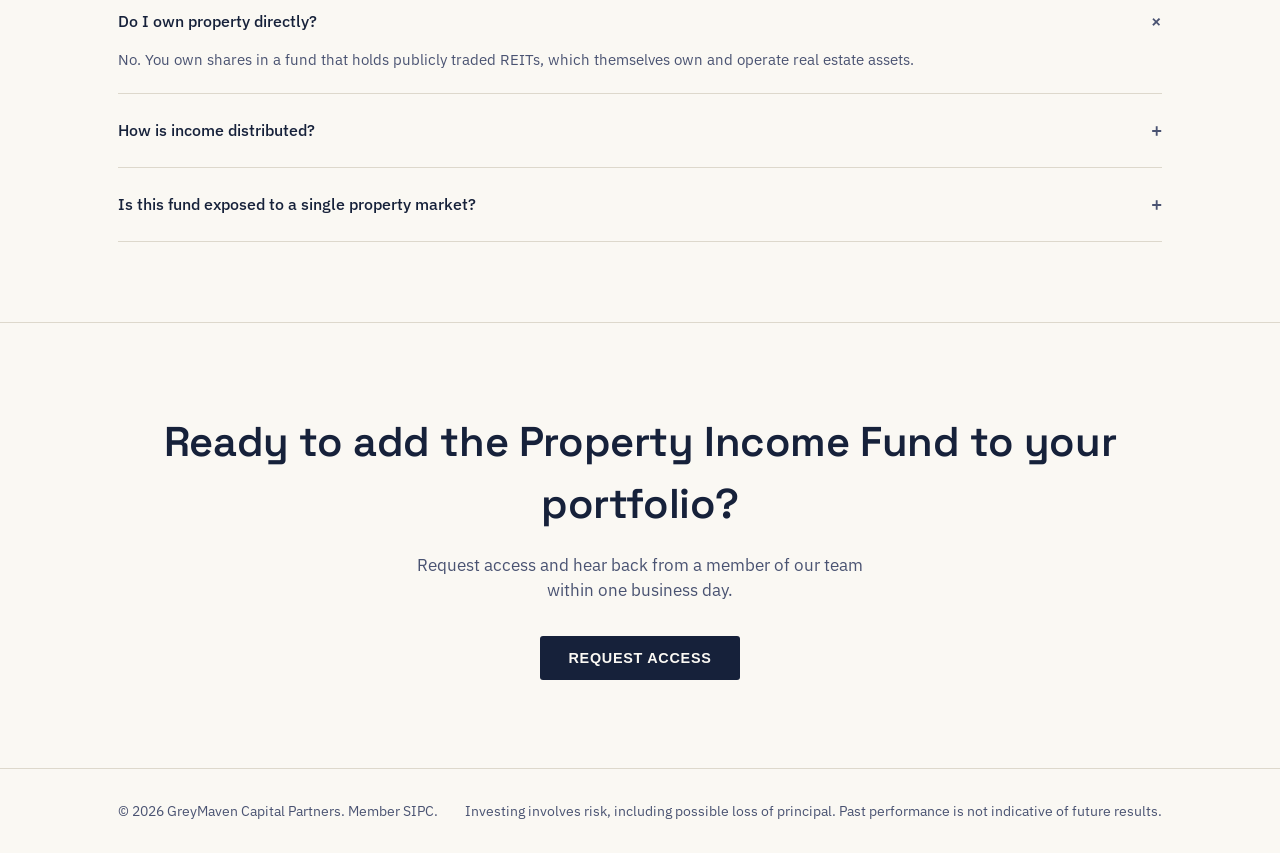
<file: property-income-fund.html>
<!DOCTYPE html>
<html lang="en">
<head>
<meta charset="UTF-8">
<meta name="viewport" content="width=device-width, initial-scale=1.0">
<title>Property Income Fund — GreyMaven Capital Partners</title>
<link rel="preconnect" href="https://fonts.googleapis.com">
<link href="https://fonts.googleapis.com/css2?family=Space+Grotesk:wght@400;500;600;700&family=IBM+Plex+Sans:wght@400;500;600&family=IBM+Plex+Serif:wght@500;600&family=IBM+Plex+Mono:wght@400;500&display=swap" rel="stylesheet">
<link rel="stylesheet" href="css/style.css">
</head>
<body>

<div class="top-bar">
  <div class="wrap">
    <span>SEC Registered Investment Adviser · Member SIPC</span>
    <span>Client Login</span>
  </div>
</div>

<header>
  <nav class="wrap">
    <div class="logo">
      <span class="logo-name">GreyMaven</span>
      <span class="logo-sub">Capital Partners</span>
    </div>
    <div class="nav-links">
      <a href="index.html#strategies">Strategies</a>
      <a href="index.html#approach">Approach</a>
      <a href="index.html#positioning">Who We Serve</a>
      <a href="index.html#fees">Fee Structure</a>
      <a href="index.html#faq">Insights</a>
    </div>
    <a href="#" class="nav-cta">Request Access</a>
  </nav>
</header>

<section class="fund-hero">
  <div class="wrap">
    <div class="breadcrumb"><a href="index.html">Strategies</a> &nbsp;/&nbsp; Property Income Fund</div>
    <div class="fund-hero-top">
      <div>
        <div class="eyebrow">Real Estate</div>
        <h1>Property Income Fund</h1>
        <p class="sub">A managed basket of real estate investment trusts — property market exposure and income, without buying or managing property directly.</p>
      </div>
    </div>
    <div class="stat-grid">
      <div class="stat-cell highlight">
        <div class="stat-label">Target Return</div>
        <div class="stat-value">5.6%/yr</div>
      </div>
      <div class="stat-cell">
        <div class="stat-label">Risk Level</div>
        <div class="stat-value"><span class="risk-badge risk-moderate">Moderate</span></div>
      </div>
      <div class="stat-cell">
        <div class="stat-label">Minimum Investment</div>
        <div class="stat-value">$15,000</div>
      </div>
      <div class="stat-cell">
        <div class="stat-label">Benchmark</div>
        <div class="stat-value" style="font-size: 1.05rem;">FTSE Nareit All Equity REITs Index</div>
      </div>
    </div>
  </div>
</section>

<section class="fund-body">
  <div class="wrap fund-body-grid">
    <div class="fund-body-text">
      <h2>Strategy overview</h2>
      <p>The Property Income Fund holds a diversified mix of publicly traded REITs across residential, commercial, and industrial property, structured for both income and long-term appreciation.</p>
      <p>Direct real estate investing at institutional scale offers diversification across property types and geographies that's hard for an individual investor to replicate on their own. This fund delivers that same diversification without requiring you to buy, finance, or manage a single property.</p>
      <h3>Built for the account in between</h3>
      <p>Buying investment property directly requires far more capital and hands-on management than most mid-size investors want to take on. Institutional real estate funds solve this with scale and diversification, but are closed to individual investors. This fund offers that same diversified property exposure starting at $15,000.</p>

      <h3>Portfolio allocation</h3>
      <div class="allocation-list">
        <div class="allocation-item">
          <div class="allocation-top"><span>Residential REITs</span><span class="pct mono">35%</span></div>
          <div class="allocation-bar-track"><div class="allocation-bar-fill" style="width:35%;"></div></div>
        </div>
        <div class="allocation-item">
          <div class="allocation-top"><span>Commercial REITs</span><span class="pct mono">40%</span></div>
          <div class="allocation-bar-track"><div class="allocation-bar-fill" style="width:40%;"></div></div>
        </div>
        <div class="allocation-item">
          <div class="allocation-top"><span>Industrial &amp; Logistics REITs</span><span class="pct mono">25%</span></div>
          <div class="allocation-bar-track"><div class="allocation-bar-fill" style="width:25%;"></div></div>
        </div>
      </div>
    </div>

    <div>
      <div class="side-card">
        <h3>Fund Facts</h3>
        <div class="side-row"><span>Minimum investment</span><span class="val">$15,000</span></div>
        <div class="side-row"><span>Management fee</span><span class="val">0.25% flat</span></div>
        <div class="side-row"><span>Performance fee</span><span class="val">None</span></div>
        <div class="side-row"><span>Lock-up period</span><span class="val">None</span></div>
        <div class="side-row"><span>Rebalancing</span><span class="val">Quarterly</span></div>
        <div class="side-row"><span>Custodian</span><span class="val">SIPC insured</span></div>
      </div>
      <div class="side-card">
        <h3>Who this fund fits</h3>
        <p style="font-size: 0.92rem; color: var(--ink-soft);">Investors seeking income and diversification through real estate without the capital or management burden of owning property directly.</p>
      </div>
    </div>
  </div>
</section>

<section class="faq-section">
  <div class="wrap">
    <div class="section-head">
      <h2>Fund-specific questions</h2>
    </div>
    <div class="faq-list">
      <div class="faq-item open">
        <div class="faq-q"><span>Do I own property directly?</span><span class="icon">+</span></div>
        <div class="faq-a">No. You own shares in a fund that holds publicly traded REITs, which themselves own and operate real estate assets.</div>
      </div>
      <div class="faq-item">
        <div class="faq-q"><span>How is income distributed?</span><span class="icon">+</span></div>
        <div class="faq-a">REIT dividend income is distributed quarterly, or reinvested automatically if you choose.</div>
      </div>
      <div class="faq-item">
        <div class="faq-q"><span>Is this fund exposed to a single property market?</span><span class="icon">+</span></div>
        <div class="faq-a">No. Holdings are diversified across property types and multiple geographic markets to reduce concentration risk.</div>
      </div>
    </div>
  </div>
</section>

<section class="cta-section">
  <div class="wrap">
    <h2>Ready to add the Property Income Fund to your portfolio?</h2>
    <p>Request access and hear back from a member of our team within one business day.</p>
    <button class="btn-primary">Request Access</button>
  </div>
</section>

<footer>
  <div class="wrap footer-inner">
    <span>© 2026 GreyMaven Capital Partners. Member SIPC.</span>
    <span>Investing involves risk, including possible loss of principal. Past performance is not indicative of future results.</span>
  </div>
</footer>

<script>
  document.querySelectorAll('.faq-q').forEach(q => {
    q.addEventListener('click', () => {
      const item = q.parentElement;
      const wasOpen = item.classList.contains('open');
      document.querySelectorAll('.faq-item').forEach(i => i.classList.remove('open'));
      if (!wasOpen) item.classList.add('open');
    });
  });
</script>

</body>
</html>
</file>
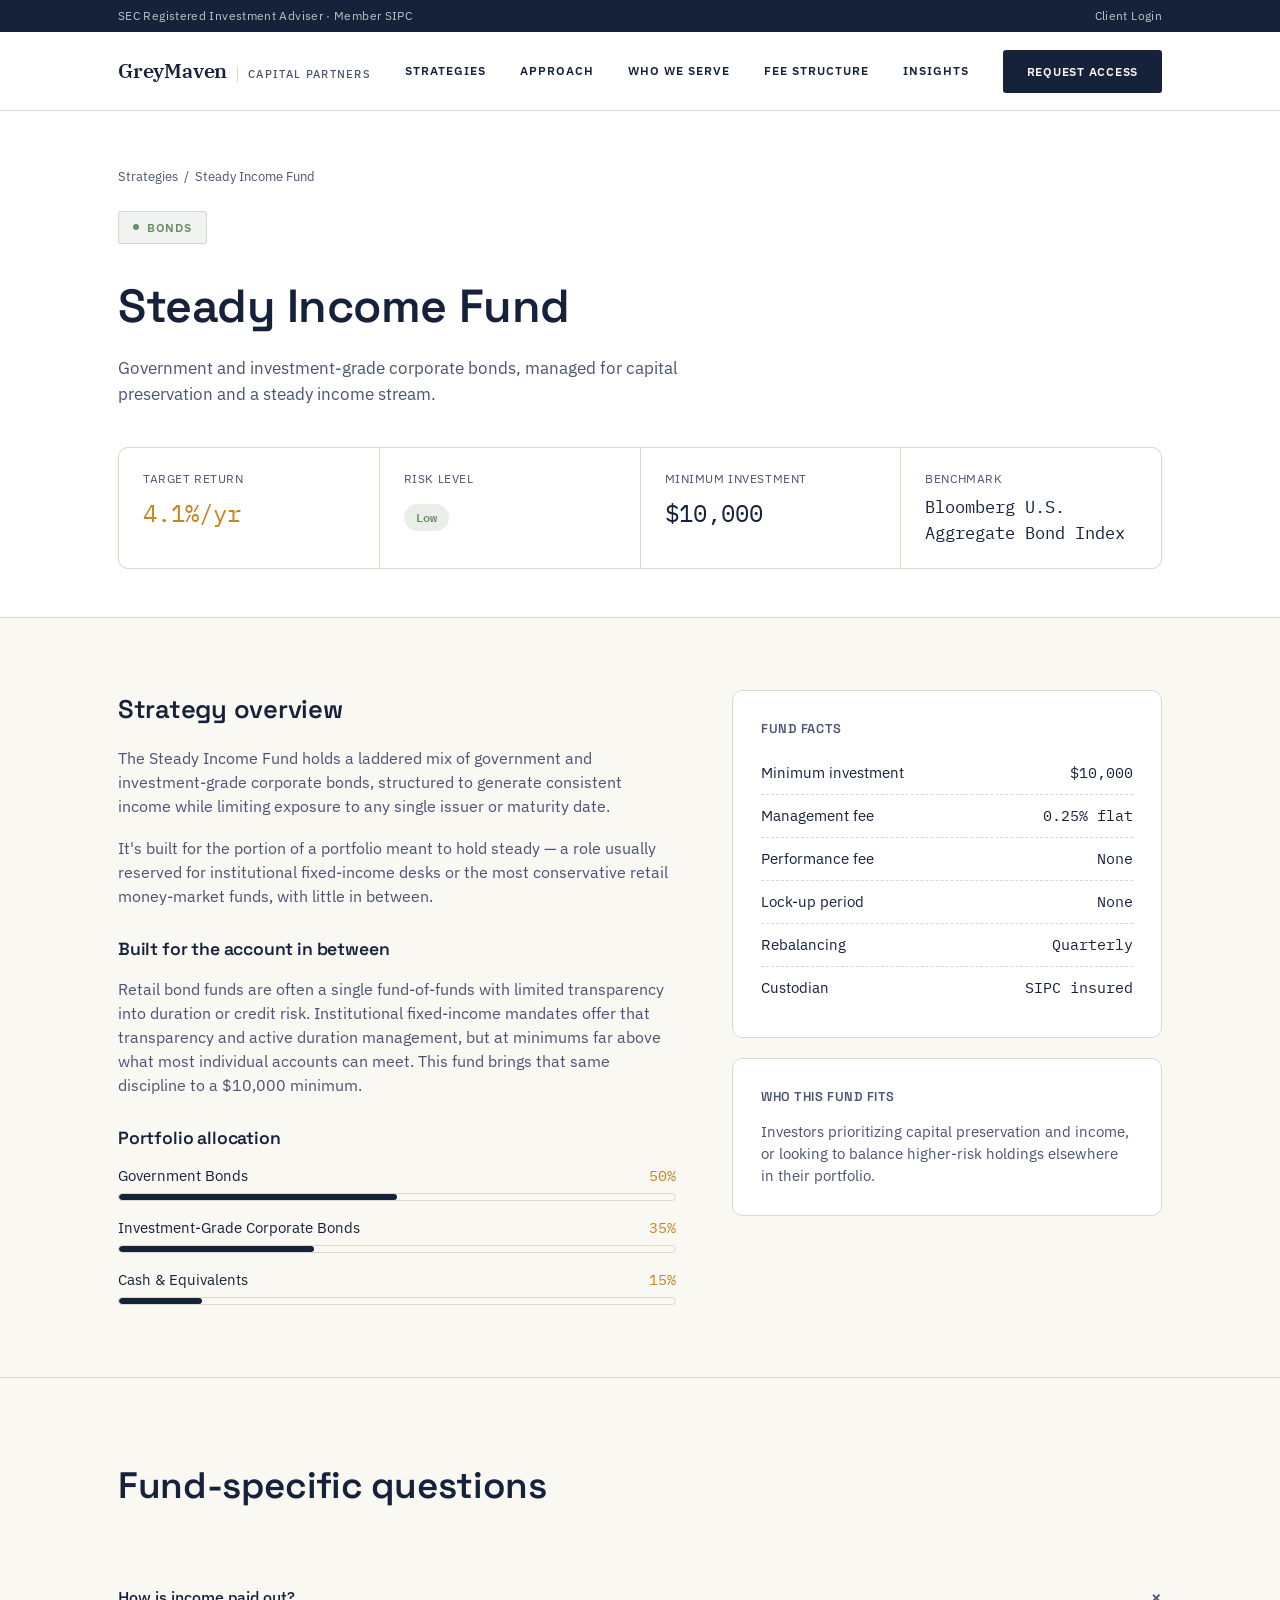
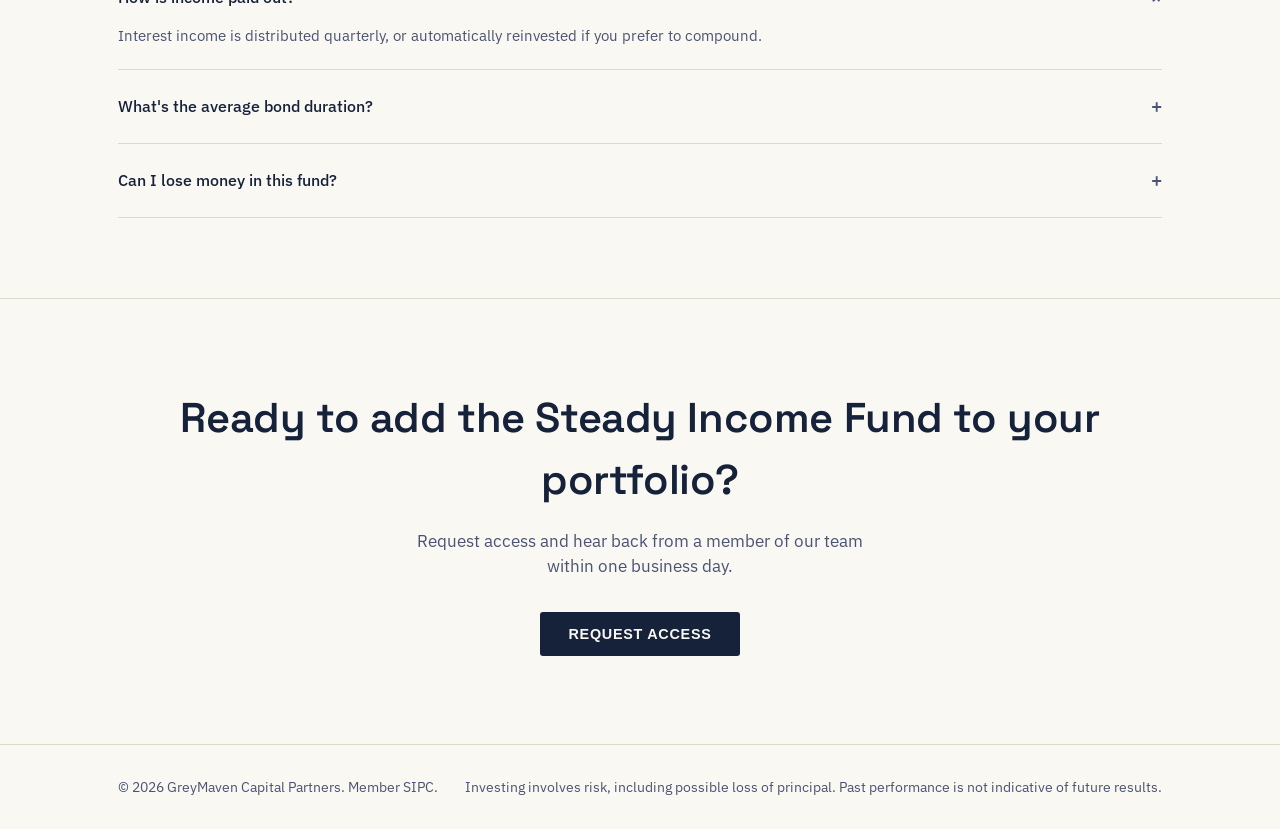
<file: steady-income-fund.html>
<!DOCTYPE html>
<html lang="en">
<head>
<meta charset="UTF-8">
<meta name="viewport" content="width=device-width, initial-scale=1.0">
<title>Steady Income Fund — GreyMaven Capital Partners</title>
<link rel="preconnect" href="https://fonts.googleapis.com">
<link href="https://fonts.googleapis.com/css2?family=Space+Grotesk:wght@400;500;600;700&family=IBM+Plex+Sans:wght@400;500;600&family=IBM+Plex+Serif:wght@500;600&family=IBM+Plex+Mono:wght@400;500&display=swap" rel="stylesheet">
<link rel="stylesheet" href="css/style.css">
</head>
<body>

<div class="top-bar">
  <div class="wrap">
    <span>SEC Registered Investment Adviser · Member SIPC</span>
    <span>Client Login</span>
  </div>
</div>

<header>
  <nav class="wrap">
    <div class="logo">
      <span class="logo-name">GreyMaven</span>
      <span class="logo-sub">Capital Partners</span>
    </div>
    <div class="nav-links">
      <a href="index.html#strategies">Strategies</a>
      <a href="index.html#approach">Approach</a>
      <a href="index.html#positioning">Who We Serve</a>
      <a href="index.html#fees">Fee Structure</a>
      <a href="index.html#faq">Insights</a>
    </div>
    <a href="#" class="nav-cta">Request Access</a>
  </nav>
</header>

<section class="fund-hero">
  <div class="wrap">
    <div class="breadcrumb"><a href="index.html">Strategies</a> &nbsp;/&nbsp; Steady Income Fund</div>
    <div class="fund-hero-top">
      <div>
        <div class="eyebrow">Bonds</div>
        <h1>Steady Income Fund</h1>
        <p class="sub">Government and investment-grade corporate bonds, managed for capital preservation and a steady income stream.</p>
      </div>
    </div>
    <div class="stat-grid">
      <div class="stat-cell highlight">
        <div class="stat-label">Target Return</div>
        <div class="stat-value">4.1%/yr</div>
      </div>
      <div class="stat-cell">
        <div class="stat-label">Risk Level</div>
        <div class="stat-value"><span class="risk-badge risk-low">Low</span></div>
      </div>
      <div class="stat-cell">
        <div class="stat-label">Minimum Investment</div>
        <div class="stat-value">$10,000</div>
      </div>
      <div class="stat-cell">
        <div class="stat-label">Benchmark</div>
        <div class="stat-value" style="font-size: 1.05rem;">Bloomberg U.S. Aggregate Bond Index</div>
      </div>
    </div>
  </div>
</section>

<section class="fund-body">
  <div class="wrap fund-body-grid">
    <div class="fund-body-text">
      <h2>Strategy overview</h2>
      <p>The Steady Income Fund holds a laddered mix of government and investment-grade corporate bonds, structured to generate consistent income while limiting exposure to any single issuer or maturity date.</p>
      <p>It's built for the portion of a portfolio meant to hold steady — a role usually reserved for institutional fixed-income desks or the most conservative retail money-market funds, with little in between.</p>
      <h3>Built for the account in between</h3>
      <p>Retail bond funds are often a single fund-of-funds with limited transparency into duration or credit risk. Institutional fixed-income mandates offer that transparency and active duration management, but at minimums far above what most individual accounts can meet. This fund brings that same discipline to a $10,000 minimum.</p>

      <h3>Portfolio allocation</h3>
      <div class="allocation-list">
        <div class="allocation-item">
          <div class="allocation-top"><span>Government Bonds</span><span class="pct mono">50%</span></div>
          <div class="allocation-bar-track"><div class="allocation-bar-fill" style="width:50%;"></div></div>
        </div>
        <div class="allocation-item">
          <div class="allocation-top"><span>Investment-Grade Corporate Bonds</span><span class="pct mono">35%</span></div>
          <div class="allocation-bar-track"><div class="allocation-bar-fill" style="width:35%;"></div></div>
        </div>
        <div class="allocation-item">
          <div class="allocation-top"><span>Cash &amp; Equivalents</span><span class="pct mono">15%</span></div>
          <div class="allocation-bar-track"><div class="allocation-bar-fill" style="width:15%;"></div></div>
        </div>
      </div>
    </div>

    <div>
      <div class="side-card">
        <h3>Fund Facts</h3>
        <div class="side-row"><span>Minimum investment</span><span class="val">$10,000</span></div>
        <div class="side-row"><span>Management fee</span><span class="val">0.25% flat</span></div>
        <div class="side-row"><span>Performance fee</span><span class="val">None</span></div>
        <div class="side-row"><span>Lock-up period</span><span class="val">None</span></div>
        <div class="side-row"><span>Rebalancing</span><span class="val">Quarterly</span></div>
        <div class="side-row"><span>Custodian</span><span class="val">SIPC insured</span></div>
      </div>
      <div class="side-card">
        <h3>Who this fund fits</h3>
        <p style="font-size: 0.92rem; color: var(--ink-soft);">Investors prioritizing capital preservation and income, or looking to balance higher-risk holdings elsewhere in their portfolio.</p>
      </div>
    </div>
  </div>
</section>

<section class="faq-section">
  <div class="wrap">
    <div class="section-head">
      <h2>Fund-specific questions</h2>
    </div>
    <div class="faq-list">
      <div class="faq-item open">
        <div class="faq-q"><span>How is income paid out?</span><span class="icon">+</span></div>
        <div class="faq-a">Interest income is distributed quarterly, or automatically reinvested if you prefer to compound.</div>
      </div>
      <div class="faq-item">
        <div class="faq-q"><span>What's the average bond duration?</span><span class="icon">+</span></div>
        <div class="faq-a">The fund targets an intermediate duration of roughly 5–7 years, balancing yield against interest-rate sensitivity.</div>
      </div>
      <div class="faq-item">
        <div class="faq-q"><span>Can I lose money in this fund?</span><span class="icon">+</span></div>
        <div class="faq-a">Bond values can fluctuate with interest rates and credit conditions, but this fund is built to be the lowest-volatility strategy we offer.</div>
      </div>
    </div>
  </div>
</section>

<section class="cta-section">
  <div class="wrap">
    <h2>Ready to add the Steady Income Fund to your portfolio?</h2>
    <p>Request access and hear back from a member of our team within one business day.</p>
    <button class="btn-primary">Request Access</button>
  </div>
</section>

<footer>
  <div class="wrap footer-inner">
    <span>© 2026 GreyMaven Capital Partners. Member SIPC.</span>
    <span>Investing involves risk, including possible loss of principal. Past performance is not indicative of future results.</span>
  </div>
</footer>

<script>
  document.querySelectorAll('.faq-q').forEach(q => {
    q.addEventListener('click', () => {
      const item = q.parentElement;
      const wasOpen = item.classList.contains('open');
      document.querySelectorAll('.faq-item').forEach(i => i.classList.remove('open'));
      if (!wasOpen) item.classList.add('open');
    });
  });
</script>

</body>
</html>
</file>
<file: css/style.css>
:root {
  --paper: #FAF8F3;
  --ink: #16213A;
  --ink-soft: #4A5372;
  --line: #DDD8CC;
  --amber: #E2A63B;
  --amber-deep: #C4841F;
  --sage: #6E8C6A;
  --white: #FFFFFF;
  --radius: 10px;
  --max: 1100px;
}

* { box-sizing: border-box; margin: 0; padding: 0; }

html { scroll-behavior: smooth; }

body {
  background: var(--paper);
  color: var(--ink);
  font-family: 'IBM Plex Sans', sans-serif;
  line-height: 1.5;
  -webkit-font-smoothing: antialiased;
}

h1, h2, h3, .display {
  font-family: 'Space Grotesk', sans-serif;
  font-weight: 600;
  letter-spacing: -0.01em;
  color: var(--ink);
}

.mono { font-family: 'IBM Plex Mono', monospace; }

a { color: inherit; text-decoration: none; }

.wrap {
  max-width: var(--max);
  margin: 0 auto;
  padding: 0 28px;
}

/* ============ INSTITUTIONAL NAV ============ */
.top-bar {
  background: var(--ink);
  color: rgba(250,248,243,0.75);
  font-size: 0.76rem;
  letter-spacing: 0.03em;
  padding: 7px 0;
}
.top-bar .wrap {
  display: flex;
  justify-content: space-between;
  flex-wrap: wrap;
  gap: 8px;
}

header {
  position: sticky;
  top: 0;
  z-index: 50;
  background: rgba(255, 255, 255, 0.96);
  backdrop-filter: blur(8px);
  border-bottom: 1px solid var(--line);
}

nav.wrap {
  display: flex;
  align-items: center;
  justify-content: space-between;
  height: 78px;
}

.logo {
  display: flex;
  align-items: baseline;
  gap: 10px;
}
.logo-name {
  font-family: 'IBM Plex Serif', serif;
  font-weight: 600;
  font-size: 1.28rem;
  color: var(--ink);
  letter-spacing: -0.01em;
}
.logo-sub {
  font-family: 'IBM Plex Sans', sans-serif;
  font-size: 0.68rem;
  font-weight: 500;
  color: var(--ink-soft);
  text-transform: uppercase;
  letter-spacing: 0.12em;
  border-left: 1px solid var(--line);
  padding-left: 10px;
}

.nav-links {
  display: flex;
  gap: 34px;
  font-size: 0.78rem;
  font-weight: 600;
  text-transform: uppercase;
  letter-spacing: 0.08em;
  color: var(--ink);
}
.nav-links a { padding: 4px 0; border-bottom: 2px solid transparent; }
.nav-links a:hover { border-bottom-color: var(--amber-deep); }

.nav-cta {
  background: var(--ink);
  color: var(--paper) !important;
  padding: 12px 24px;
  border-radius: 3px;
  font-size: 0.78rem;
  font-weight: 600;
  text-transform: uppercase;
  letter-spacing: 0.06em;
  white-space: nowrap;
}
.nav-cta:hover { background: #232f52; }

@media (max-width: 800px) {
  .nav-links { display: none; }
  .logo-sub { display: none; }
}

/* ============ HERO ============ */
.hero {
  padding: 88px 0 72px;
  border-bottom: 1px solid var(--line);
  background: var(--white);
}

.eyebrow {
  display: inline-flex;
  align-items: center;
  gap: 8px;
  font-size: 0.78rem;
  font-weight: 600;
  text-transform: uppercase;
  letter-spacing: 0.06em;
  color: var(--sage);
  background: rgba(110,140,106,0.1);
  border: 1px solid rgba(110,140,106,0.25);
  padding: 6px 14px;
  border-radius: 3px;
  margin-bottom: 28px;
}
.eyebrow::before {
  content: "";
  width: 6px;
  height: 6px;
  background: var(--sage);
  border-radius: 50%;
}

.hero h1 {
  font-size: clamp(2.4rem, 5vw, 3.6rem);
  line-height: 1.08;
  max-width: 760px;
  margin-bottom: 24px;
}
.hero h1 em { font-style: normal; color: var(--amber-deep); }

.hero p.sub {
  font-size: 1.15rem;
  color: var(--ink-soft);
  max-width: 580px;
  margin-bottom: 36px;
}

.hero-ctas { display: flex; gap: 14px; flex-wrap: wrap; margin-bottom: 56px; }

.btn-primary {
  background: var(--ink);
  color: var(--paper);
  padding: 14px 28px;
  border-radius: 3px;
  font-weight: 600;
  font-size: 0.9rem;
  text-transform: uppercase;
  letter-spacing: 0.05em;
  border: none;
  cursor: pointer;
}
.btn-primary:hover { background: #232f52; }

.btn-secondary {
  background: transparent;
  color: var(--ink);
  padding: 14px 28px;
  border-radius: 3px;
  font-weight: 600;
  font-size: 0.9rem;
  text-transform: uppercase;
  letter-spacing: 0.05em;
  border: 1px solid var(--line);
  cursor: pointer;
}
.btn-secondary:hover { border-color: var(--ink); }

.trust-row { display: flex; gap: 40px; flex-wrap: wrap; color: var(--ink-soft); font-size: 0.88rem; }
.trust-row span { display: flex; align-items: center; gap: 8px; }
.trust-row .dot { width: 5px; height: 5px; background: var(--sage); border-radius: 50%; }

/* ============ POSITIONING BAND ============ */
.gap-section {
  padding: 64px 0;
  border-bottom: 1px solid var(--line);
}
.gap-grid {
  display: grid;
  grid-template-columns: 1fr 1fr 1fr;
  gap: 1px;
  background: var(--line);
  border: 1px solid var(--line);
  border-radius: var(--radius);
  overflow: hidden;
}
@media (max-width: 800px) { .gap-grid { grid-template-columns: 1fr; } }
.gap-col {
  background: var(--white);
  padding: 32px 28px;
}
.gap-col.us { background: #FBF3E3; }
.gap-col-label {
  font-size: 0.74rem;
  font-weight: 600;
  text-transform: uppercase;
  letter-spacing: 0.06em;
  color: var(--ink-soft);
  margin-bottom: 14px;
}
.gap-col.us .gap-col-label { color: var(--amber-deep); }
.gap-col h3 { font-size: 1.15rem; margin-bottom: 10px; }
.gap-col p { font-size: 0.92rem; color: var(--ink-soft); }

/* ============ FEE COMPARISON ============ */
.fee-section { padding: 80px 0; border-bottom: 1px solid var(--line); }

.section-head { max-width: 640px; margin-bottom: 48px; }
.section-head h2 { font-size: clamp(1.7rem, 3vw, 2.3rem); margin-bottom: 14px; }
.section-head p { color: var(--ink-soft); font-size: 1.05rem; }

.fee-card { background: var(--white); border: 1px solid var(--line); border-radius: var(--radius); padding: 40px; }

.fee-toggle { display: flex; justify-content: center; margin-bottom: 36px; }
.fee-toggle-inner { display: flex; background: var(--paper); border: 1px solid var(--line); border-radius: 100px; padding: 4px; }
.fee-toggle button {
  border: none; background: transparent; padding: 8px 20px; border-radius: 100px;
  font-size: 0.88rem; font-family: 'IBM Plex Sans', sans-serif; font-weight: 500;
  color: var(--ink-soft); cursor: pointer;
}
.fee-toggle button.active { background: var(--ink); color: var(--paper); }

.fee-compare { display: grid; grid-template-columns: 1fr 1fr; gap: 32px; }
@media (max-width: 640px) { .fee-compare { grid-template-columns: 1fr; } }

.fee-col { text-align: center; }
.fee-col-label { font-size: 0.85rem; color: var(--ink-soft); margin-bottom: 12px; text-transform: uppercase; letter-spacing: 0.04em; }
.fee-amount { font-family: 'IBM Plex Mono', monospace; font-size: 2.6rem; font-weight: 500; margin-bottom: 8px; }
.fee-col.them .fee-amount { color: var(--ink-soft); }
.fee-col.us .fee-amount { color: var(--amber-deep); }
.fee-note { font-size: 0.85rem; color: var(--ink-soft); }

.fee-bar-track { height: 10px; background: var(--paper); border: 1px solid var(--line); border-radius: 100px; overflow: hidden; margin: 16px 0; }
.fee-bar-fill { height: 100%; border-radius: 100px; transition: width 0.5s ease; }
.fee-col.them .fee-bar-fill { background: var(--ink-soft); }
.fee-col.us .fee-bar-fill { background: var(--amber); }

.fee-result { text-align: center; margin-top: 32px; padding-top: 32px; border-top: 1px dashed var(--line); font-size: 1.05rem; }
.fee-result .mono { color: var(--sage); font-weight: 500; }

/* ============ HOW IT WORKS ============ */
.how-section { padding: 80px 0; border-bottom: 1px solid var(--line); }
.steps { display: grid; grid-template-columns: repeat(3, 1fr); gap: 28px; }
@media (max-width: 760px) { .steps { grid-template-columns: 1fr; } }
.step { padding: 28px; background: var(--white); border: 1px solid var(--line); border-radius: var(--radius); }
.step-num { font-family: 'IBM Plex Mono', monospace; color: var(--amber-deep); font-size: 0.9rem; margin-bottom: 16px; display: block; }
.step h3 { font-size: 1.15rem; margin-bottom: 10px; }
.step p { color: var(--ink-soft); font-size: 0.95rem; }

/* ============ SNAPSHOT ============ */
.snapshot-section { padding: 80px 0; border-bottom: 1px solid var(--line); }
.snapshot-grid { display: grid; grid-template-columns: 1fr 1fr; gap: 48px; align-items: center; }
@media (max-width: 760px) { .snapshot-grid { grid-template-columns: 1fr; } }
.plan-list { display: flex; flex-direction: column; gap: 14px; }
.plan-item { display: flex; align-items: center; gap: 14px; padding: 16px 18px; background: var(--white); border: 1px solid var(--line); border-radius: 8px; }
.plan-check { width: 20px; height: 20px; border-radius: 5px; background: var(--sage); flex-shrink: 0; position: relative; }
.plan-check::after { content: ""; position: absolute; left: 6px; top: 3px; width: 5px; height: 9px; border: solid white; border-width: 0 2px 2px 0; transform: rotate(45deg); }
.plan-item span { font-size: 0.95rem; color: var(--ink); }

/* ============ FUNDS GRID (index page) ============ */
.funds-section { padding: 80px 0; border-bottom: 1px solid var(--line); }
.funds-grid { display: grid; grid-template-columns: repeat(3, 1fr); gap: 20px; }
@media (max-width: 900px) { .funds-grid { grid-template-columns: repeat(2, 1fr); } }
@media (max-width: 620px) { .funds-grid { grid-template-columns: 1fr; } }

.fund-card {
  background: var(--white); border: 1px solid var(--line); border-radius: var(--radius);
  padding: 26px; display: flex; flex-direction: column;
  transition: border-color 0.15s ease, transform 0.15s ease;
}
.fund-card:hover { border-color: var(--ink); transform: translateY(-2px); }

.fund-tag {
  display: inline-block; align-self: flex-start; font-size: 0.75rem; font-weight: 500;
  text-transform: uppercase; letter-spacing: 0.04em; padding: 5px 12px; border-radius: 100px; margin-bottom: 16px;
}
.fund-tag.equities { background: rgba(226,166,59,0.15); color: var(--amber-deep); }
.fund-tag.bonds { background: rgba(110,140,106,0.15); color: var(--sage); }
.fund-tag.crypto { background: rgba(22,33,58,0.1); color: var(--ink); }
.fund-tag.forex { background: rgba(226,166,59,0.15); color: var(--amber-deep); }
.fund-tag.reit { background: rgba(110,140,106,0.15); color: var(--sage); }
.fund-tag.balanced { background: rgba(22,33,58,0.1); color: var(--ink); }

.fund-card h3 { font-size: 1.1rem; margin-bottom: 8px; }
.fund-card p { color: var(--ink-soft); font-size: 0.9rem; flex-grow: 1; margin-bottom: 18px; }

.fund-meta { display: flex; justify-content: space-between; border-top: 1px dashed var(--line); padding-top: 14px; margin-bottom: 16px; }
.fund-meta span { display: flex; flex-direction: column; gap: 4px; font-size: 0.9rem; }
.fund-meta-label { font-size: 0.72rem; color: var(--ink-soft); text-transform: uppercase; letter-spacing: 0.03em; }

.fund-link { font-size: 0.82rem; font-weight: 600; color: var(--ink); text-transform: uppercase; letter-spacing: 0.04em; }
.fund-link::after { content: " →"; }

/* ============ FUND DETAIL PAGE ============ */
.fund-hero {
  padding: 56px 0 48px;
  border-bottom: 1px solid var(--line);
  background: var(--white);
}
.breadcrumb { font-size: 0.82rem; color: var(--ink-soft); margin-bottom: 24px; }
.breadcrumb a:hover { color: var(--ink); }

.fund-hero-top { display: flex; justify-content: space-between; align-items: flex-end; flex-wrap: wrap; gap: 24px; margin-bottom: 40px; }
.fund-hero h1 { font-size: clamp(2rem, 4vw, 2.9rem); margin-bottom: 14px; }
.fund-hero p.sub { color: var(--ink-soft); font-size: 1.08rem; max-width: 620px; }

.stat-grid { display: grid; grid-template-columns: repeat(4, 1fr); border: 1px solid var(--line); border-radius: var(--radius); overflow: hidden; background: var(--line); gap: 1px; }
@media (max-width: 760px) { .stat-grid { grid-template-columns: repeat(2, 1fr); } }
.stat-cell { background: var(--white); padding: 22px 24px; }
.stat-cell .stat-label { font-size: 0.72rem; text-transform: uppercase; letter-spacing: 0.05em; color: var(--ink-soft); margin-bottom: 8px; }
.stat-cell .stat-value { font-family: 'IBM Plex Mono', monospace; font-size: 1.5rem; color: var(--ink); }
.stat-cell.highlight .stat-value { color: var(--amber-deep); }

.fund-body { padding: 72px 0; border-bottom: 1px solid var(--line); }
.fund-body-grid { display: grid; grid-template-columns: 1.3fr 1fr; gap: 56px; }
@media (max-width: 860px) { .fund-body-grid { grid-template-columns: 1fr; } }

.fund-body h2 { font-size: 1.6rem; margin-bottom: 18px; }
.fund-body-text p { color: var(--ink-soft); font-size: 1rem; margin-bottom: 18px; }
.fund-body-text h3 { font-size: 1.1rem; margin: 28px 0 14px; }

.allocation-list { display: flex; flex-direction: column; gap: 16px; }
.allocation-item { display: flex; flex-direction: column; gap: 6px; }
.allocation-top { display: flex; justify-content: space-between; font-size: 0.92rem; }
.allocation-top .pct { font-family: 'IBM Plex Mono', monospace; color: var(--amber-deep); }
.allocation-bar-track { height: 8px; background: var(--paper); border: 1px solid var(--line); border-radius: 100px; overflow: hidden; }
.allocation-bar-fill { height: 100%; background: var(--ink); border-radius: 100px; }

.side-card { background: var(--white); border: 1px solid var(--line); border-radius: var(--radius); padding: 28px; margin-bottom: 20px; }
.side-card h3 { font-size: 1rem; margin-bottom: 14px; text-transform: uppercase; letter-spacing: 0.04em; font-size: 0.8rem; color: var(--ink-soft); }
.side-row { display: flex; justify-content: space-between; padding: 10px 0; border-bottom: 1px dashed var(--line); font-size: 0.92rem; }
.side-row:last-child { border-bottom: none; }
.side-row .val { font-family: 'IBM Plex Mono', monospace; }

.risk-badge {
  display: inline-block; padding: 4px 12px; border-radius: 100px; font-size: 0.78rem; font-weight: 600;
}
.risk-low { background: rgba(110,140,106,0.15); color: var(--sage); }
.risk-moderate { background: rgba(226,166,59,0.15); color: var(--amber-deep); }
.risk-high { background: rgba(196,64,64,0.12); color: #B5453F; }

/* ============ FAQ ============ */
.faq-section { padding: 80px 0; border-bottom: 1px solid var(--line); }
.faq-item { border-bottom: 1px solid var(--line); padding: 22px 0; }
.faq-q { display: flex; justify-content: space-between; align-items: center; cursor: pointer; font-weight: 500; font-size: 1.02rem; }
.faq-q .icon { font-family: 'IBM Plex Mono', monospace; font-size: 1.2rem; color: var(--ink-soft); transition: transform 0.2s ease; }
.faq-item.open .faq-q .icon { transform: rotate(45deg); }
.faq-a { max-height: 0; overflow: hidden; transition: max-height 0.25s ease; color: var(--ink-soft); font-size: 0.95rem; }
.faq-item.open .faq-a { max-height: 220px; padding-top: 12px; }

/* ============ CTA ============ */
.cta-section { padding: 88px 0; text-align: center; }
.cta-section h2 { font-size: clamp(1.8rem, 4vw, 2.6rem); margin-bottom: 18px; }
.cta-section p { color: var(--ink-soft); font-size: 1.05rem; max-width: 480px; margin: 0 auto 32px; }

footer {
  border-top: 1px solid var(--line);
  padding: 32px 0;
  font-size: 0.85rem;
  color: var(--ink-soft);
}
.footer-inner { display: flex; justify-content: space-between; flex-wrap: wrap; gap: 12px; }

@media (prefers-reduced-motion: reduce) {
  * { transition: none !important; scroll-behavior: auto !important; }
}

:focus-visible { outline: 2px solid var(--amber-deep); outline-offset: 2px; }
</file>
